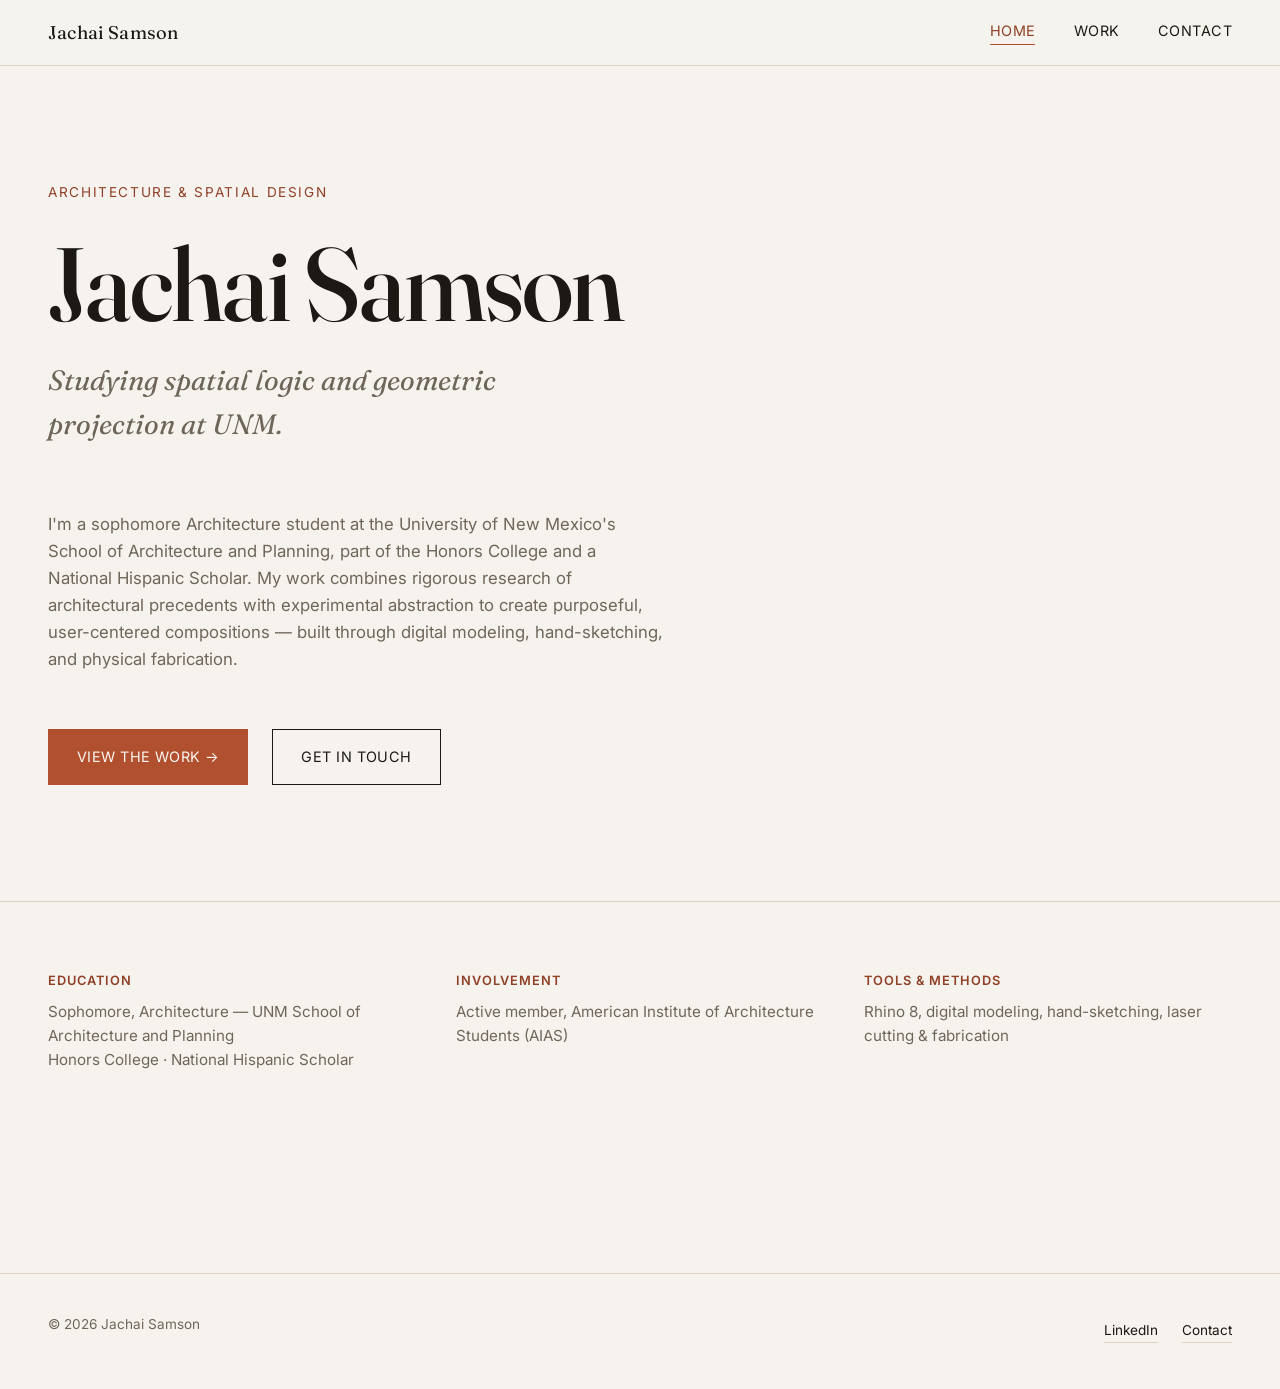
<file: index.html>
<!doctype html>
<html lang="en">
<head>
  <meta charset="UTF-8" />
  <meta name="viewport" content="width=device-width, initial-scale=1.0" />
  <title>Jachai Samson — Architecture Portfolio</title>
  <meta name="description" content="Jachai Samson is an Architecture student at the University of New Mexico focused on spatial logic, geometric projection, and material experimentation." />

  <link rel="preconnect" href="https://fonts.googleapis.com" />
  <link rel="preconnect" href="https://fonts.gstatic.com" crossorigin />
  <link href="https://fonts.googleapis.com/css2?family=Fraunces:ital,wght@0,400;0,500;0,600;1,400&family=Inter:wght@400;500;600&display=swap" rel="stylesheet" />

  <link rel="stylesheet" href="css/style.css" />
</head>
<body>
  <a class="visually-hidden" href="#main">Skip to content</a>

  <header class="site-header">
    <div class="container site-header__inner">
      <a class="site-logo" href="index.html">Jachai Samson</a>

      <button class="nav-toggle" aria-label="Toggle navigation" aria-expanded="false">
        <span class="nav-toggle__bar"></span>
        <span class="nav-toggle__bar"></span>
        <span class="nav-toggle__bar"></span>
      </button>

      <nav class="site-nav" aria-label="Primary">
        <a href="index.html" aria-current="page">Home</a>
        <a href="work.html">Work</a>
        <a href="contact.html">Contact</a>
      </nav>
    </div>
  </header>

  <main id="main">
    <section class="hero container">
      <p class="hero__eyebrow">Architecture &amp; Spatial Design</p>
      <h1 class="hero__name">Jachai Samson</h1>
      <p class="hero__role">Studying spatial logic and geometric projection at UNM.</p>
      <p class="hero__bio">
        I'm a sophomore Architecture student at the University of New Mexico's School of
        Architecture and Planning, part of the Honors College and a National Hispanic Scholar.
        My work combines rigorous research of architectural precedents with experimental
        abstraction to create purposeful, user-centered compositions &mdash; built through digital
        modeling, hand-sketching, and physical fabrication.
      </p>
      <div class="hero__actions">
        <a class="btn btn--accent" href="work.html">View the Work &rarr;</a>
        <a class="btn" href="contact.html">Get in Touch</a>
      </div>
    </section>

    <section class="credentials container reveal">
      <div class="credentials__item">
        <h3>Education</h3>
        <p>Sophomore, Architecture &mdash; UNM School of Architecture and Planning<br />Honors College &middot; National Hispanic Scholar</p>
      </div>
      <div class="credentials__item">
        <h3>Involvement</h3>
        <p>Active member, American Institute of Architecture Students (AIAS)</p>
      </div>
      <div class="credentials__item">
        <h3>Tools &amp; Methods</h3>
        <p>Rhino 8, digital modeling, hand-sketching, laser cutting &amp; fabrication</p>
      </div>
    </section>
  </main>

  <footer class="site-footer">
    <div class="container site-footer__inner">
      <p>&copy; 2026 Jachai Samson</p>
      <div class="site-footer__links">
        <a href="https://www.linkedin.com/in/jachai-samson-758833363" target="_blank" rel="noopener">LinkedIn</a>
        <a href="contact.html">Contact</a>
      </div>
    </div>
  </footer>

  <script src="js/main.js"></script>
</body>
</html>
</file>
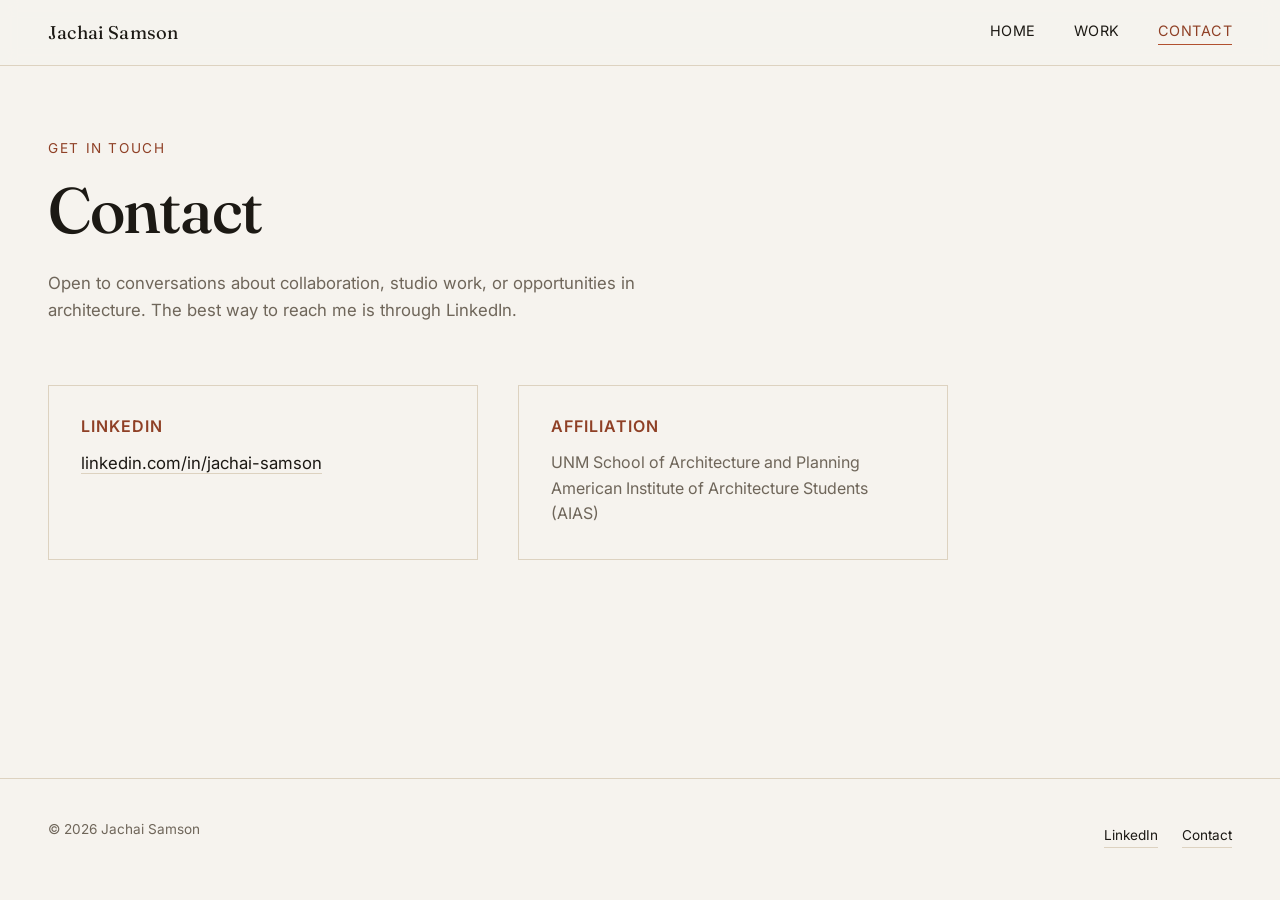
<file: contact.html>
<!doctype html>
<html lang="en">
<head>
  <meta charset="UTF-8" />
  <meta name="viewport" content="width=device-width, initial-scale=1.0" />
  <title>Contact — Jachai Samson</title>
  <meta name="description" content="Get in touch with Jachai Samson, Architecture student at UNM." />

  <link rel="preconnect" href="https://fonts.googleapis.com" />
  <link rel="preconnect" href="https://fonts.gstatic.com" crossorigin />
  <link href="https://fonts.googleapis.com/css2?family=Fraunces:ital,wght@0,400;0,500;0,600;1,400&family=Inter:wght@400;500;600&display=swap" rel="stylesheet" />

  <link rel="stylesheet" href="css/style.css" />
</head>
<body>
  <a class="visually-hidden" href="#main">Skip to content</a>

  <header class="site-header">
    <div class="container site-header__inner">
      <a class="site-logo" href="index.html">Jachai Samson</a>

      <button class="nav-toggle" aria-label="Toggle navigation" aria-expanded="false">
        <span class="nav-toggle__bar"></span>
        <span class="nav-toggle__bar"></span>
        <span class="nav-toggle__bar"></span>
      </button>

      <nav class="site-nav" aria-label="Primary">
        <a href="index.html">Home</a>
        <a href="work.html">Work</a>
        <a href="contact.html" aria-current="page">Contact</a>
      </nav>
    </div>
  </header>

  <main id="main">
    <div class="container">
      <div class="page-header">
        <p class="page-header__eyebrow">Get In Touch</p>
        <h1 class="page-header__title">Contact</h1>
        <p class="page-header__intro">
          Open to conversations about collaboration, studio work, or opportunities in
          architecture. The best way to reach me is through LinkedIn.
        </p>
      </div>

      <div class="contact-block reveal">
        <div class="contact-card">
          <h3>LinkedIn</h3>
          <a href="https://www.linkedin.com/in/jachai-samson-758833363" target="_blank" rel="noopener">
            linkedin.com/in/jachai-samson
          </a>
        </div>
        <div class="contact-card">
          <h3>Affiliation</h3>
          <p style="color: var(--color-text-muted); margin: 0;">
            UNM School of Architecture and Planning<br />
            American Institute of Architecture Students (AIAS)
          </p>
        </div>
      </div>
    </div>
  </main>

  <footer class="site-footer">
    <div class="container site-footer__inner">
      <p>&copy; 2026 Jachai Samson</p>
      <div class="site-footer__links">
        <a href="https://www.linkedin.com/in/jachai-samson-758833363" target="_blank" rel="noopener">LinkedIn</a>
        <a href="contact.html">Contact</a>
      </div>
    </div>
  </footer>

  <script src="js/main.js"></script>
</body>
</html>
</file>
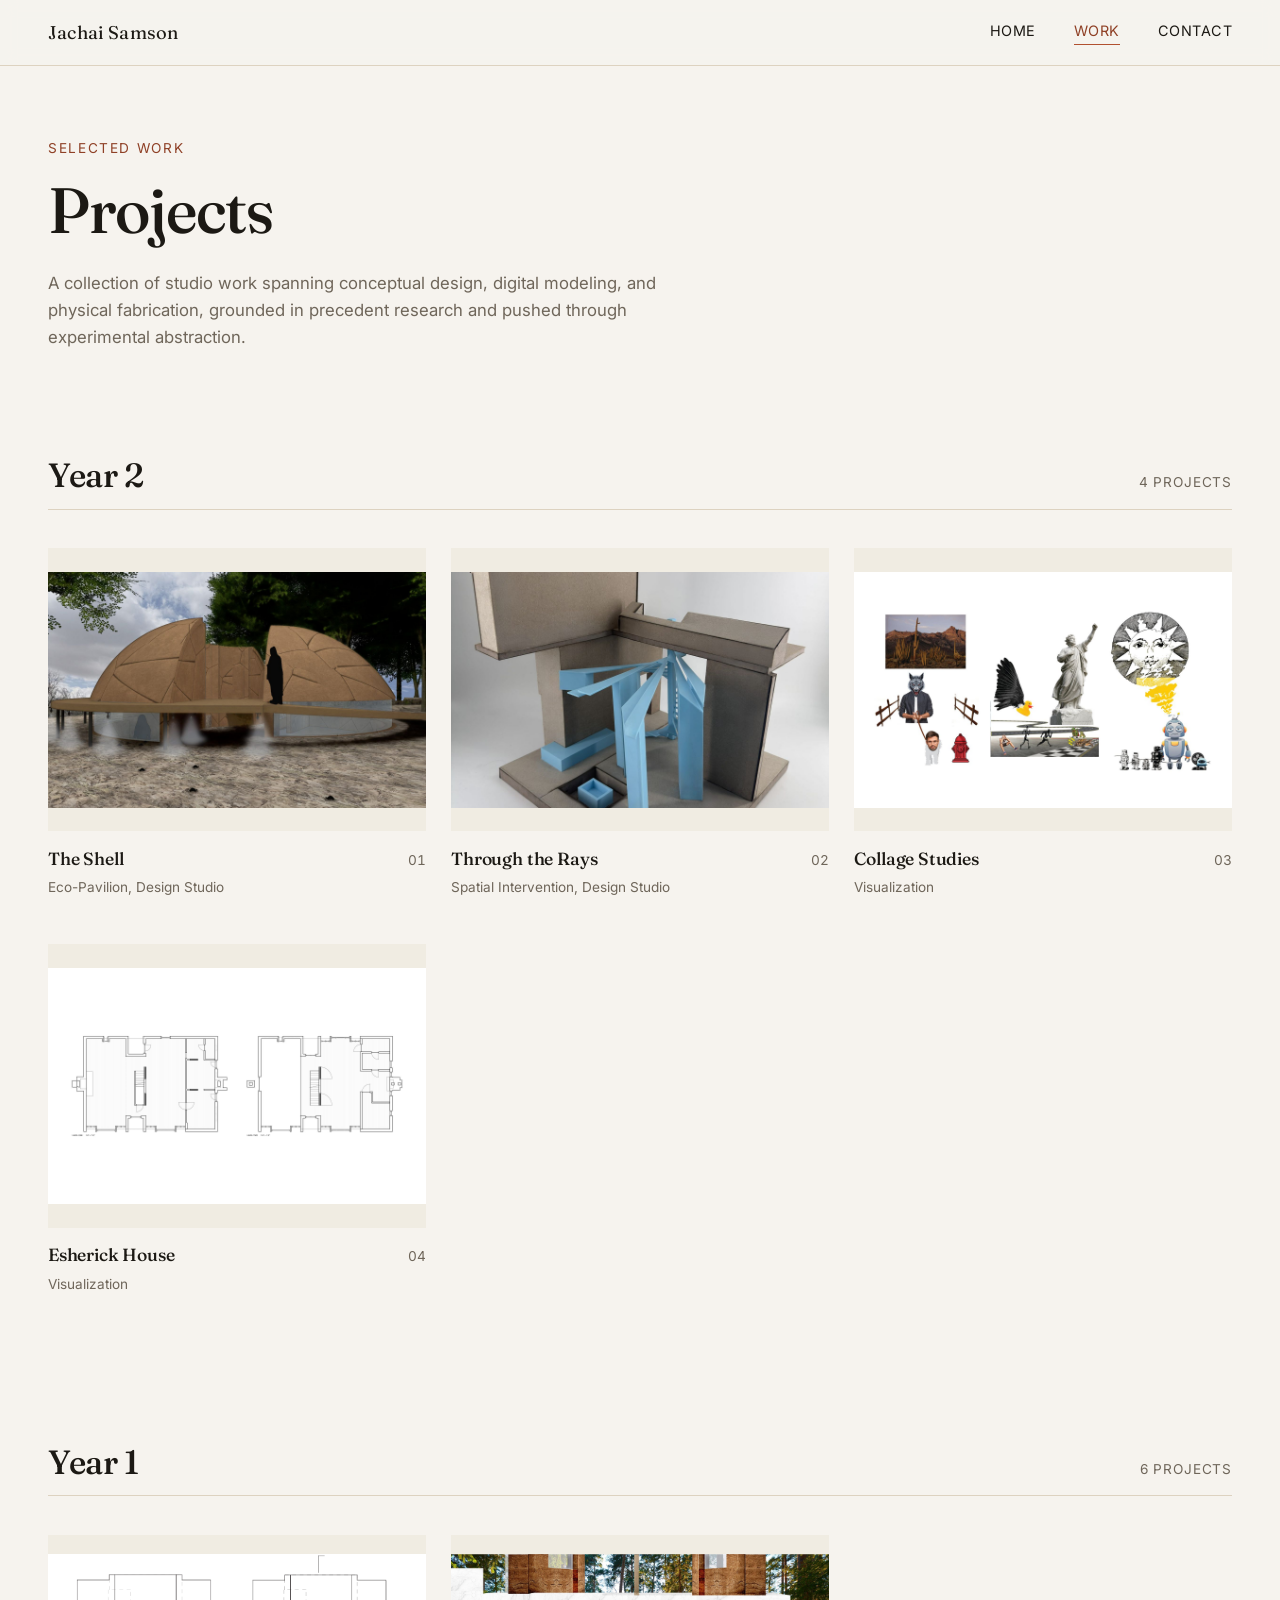
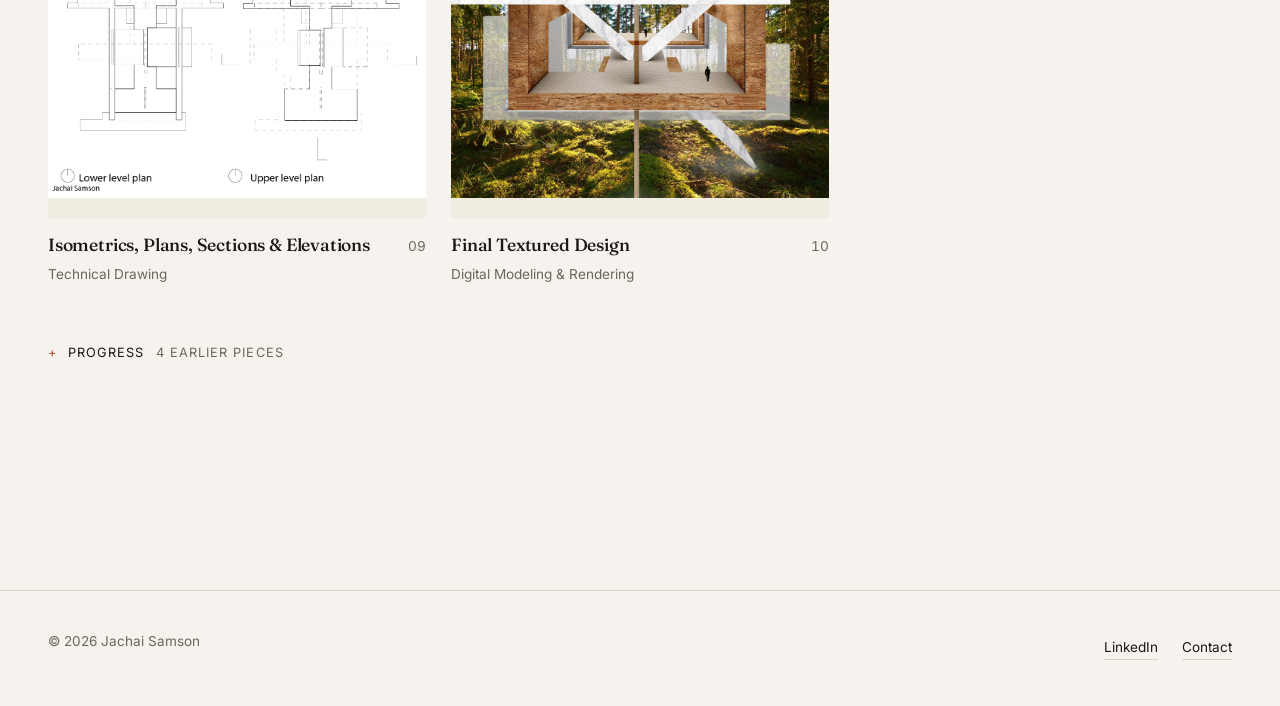
<file: work.html>
<!doctype html>
<html lang="en">
<head>
  <meta charset="UTF-8" />
  <meta name="viewport" content="width=device-width, initial-scale=1.0" />
  <title>Work - Jachai Samson</title>
  <meta name="description" content="Architecture and design projects by Jachai Samson, spanning studio design, visualization, digital modeling, and physical fabrication." />

  <link rel="preconnect" href="https://fonts.googleapis.com" />
  <link rel="preconnect" href="https://fonts.gstatic.com" crossorigin />
  <link href="https://fonts.googleapis.com/css2?family=Fraunces:ital,wght@0,400;0,500;0,600;1,400&family=Inter:wght@400;500;600&display=swap" rel="stylesheet" />

  <link rel="stylesheet" href="css/style.css" />
</head>
<body>
  <a class="visually-hidden" href="#main">Skip to content</a>

  <header class="site-header">
    <div class="container site-header__inner">
      <a class="site-logo" href="index.html">Jachai Samson</a>

      <button class="nav-toggle" aria-label="Toggle navigation" aria-expanded="false">
        <span class="nav-toggle__bar"></span>
        <span class="nav-toggle__bar"></span>
        <span class="nav-toggle__bar"></span>
      </button>

      <nav class="site-nav" aria-label="Primary">
        <a href="index.html">Home</a>
        <a href="work.html" aria-current="page">Work</a>
        <a href="contact.html">Contact</a>
      </nav>
    </div>
  </header>

  <main id="main">
    <div class="container">
      <div class="page-header">
        <p class="page-header__eyebrow">Selected Work</p>
        <h1 class="page-header__title">Projects</h1>
        <p class="page-header__intro">
          A collection of studio work spanning conceptual design, digital modeling, and physical
          fabrication, grounded in precedent research and pushed through experimental abstraction.
        </p>
      </div>

      <section aria-labelledby="year-2">
        <div class="work-year">
          <h2 id="year-2">Year 2</h2>
          <span>4 projects</span>
        </div>
        <div class="work-grid">
        <a class="work-card reveal" href="projects/the-shell.html">
          <div class="work-card__frame">
            <img src="images/the-shell/thumb.jpg" alt="Rendered exterior of The Shell, a split dome pavilion on a deck in the Rio Grande bosque" loading="lazy" decoding="async" />
          </div>
          <div class="work-card__meta">
            <h3 class="work-card__title">The Shell</h3>
            <span class="work-card__number">01</span>
          </div>
          <p class="work-card__tag">Eco-Pavilion, Design Studio</p>
        </a>
        <a class="work-card reveal" href="projects/through-the-rays.html">
          <div class="work-card__frame">
            <img src="images/through-the-rays/thumb.jpg" alt="Chipboard model with blue 3D-printed fins radiating from a central spiral stair" loading="lazy" decoding="async" />
          </div>
          <div class="work-card__meta">
            <h3 class="work-card__title">Through the Rays</h3>
            <span class="work-card__number">02</span>
          </div>
          <p class="work-card__tag">Spatial Intervention, Design Studio</p>
        </a>
        <a class="work-card reveal" href="projects/collage-studies.html">
          <div class="work-card__frame">
            <img src="images/collage-studies/thumb.jpg" alt="Three collages side by side: a wolf-masked figure on a leash, a winged rubber duck and statue above a race, and a sulking robot beneath an engraved sun" loading="lazy" decoding="async" />
          </div>
          <div class="work-card__meta">
            <h3 class="work-card__title">Collage Studies</h3>
            <span class="work-card__number">03</span>
          </div>
          <p class="work-card__tag">Visualization</p>
        </a>
        <a class="work-card reveal" href="projects/esherick-house.html">
          <div class="work-card__frame">
            <img src="images/esherick-house/thumb.jpg" alt="Level one and level two plans of the Esherick House" loading="lazy" decoding="async" />
          </div>
          <div class="work-card__meta">
            <h3 class="work-card__title">Esherick House</h3>
            <span class="work-card__number">04</span>
          </div>
          <p class="work-card__tag">Visualization</p>
        </a>
        </div>
      </section>

      <section aria-labelledby="year-1">
        <div class="work-year">
          <h2 id="year-1">Year 1</h2>
          <span>6 projects</span>
        </div>
        <div class="work-grid work-grid--pair">
        <a class="work-card reveal" href="projects/isometrics-plans-sections-elevations.html">
          <div class="work-card__frame">
            <img src="images/isometrics-plans-sections-elevations/03.png" alt="Lower and upper level floor plans of the abstract architectural design" loading="lazy" decoding="async" />
          </div>
          <div class="work-card__meta">
            <h3 class="work-card__title">Isometrics, Plans, Sections &amp; Elevations</h3>
            <span class="work-card__number">09</span>
          </div>
          <p class="work-card__tag">Technical Drawing</p>
        </a>
        <a class="work-card reveal" href="projects/final-textured-design.html">
          <div class="work-card__frame">
            <img src="images/final-textured-design/01.jpg" alt="Photorealistic rendered interior view of the design set in a forest, with crossed structural beams meeting at a central column" loading="lazy" decoding="async" />
          </div>
          <div class="work-card__meta">
            <h3 class="work-card__title">Final Textured Design</h3>
            <span class="work-card__number">10</span>
          </div>
          <p class="work-card__tag">Digital Modeling &amp; Rendering</p>
        </a>
        </div>
        <details class="work-folder">
          <summary>
            <span class="work-folder__label">Progress</span>
            <span class="work-folder__count">4 earlier pieces</span>
          </summary>
          <div class="work-folder__list">
          <a class="work-folder__item" href="projects/contemplation-pod.html">
            <img src="images/contemplation-pod/01.jpg" alt="Physical chipboard model of the Contemplation Pod, a tower rising from a stepped, contour-lined base" loading="lazy" decoding="async" />
            <span class="work-folder__name">Contemplation Pod</span>
            <span class="work-folder__number">05</span>
          </a>
          <a class="work-folder__item" href="projects/corkscrew-digital-models.html">
            <img src="images/corkscrew-digital-models/01.png" alt="Exploded axonometric diagram of a corkscrew modeled in Rhino" loading="lazy" decoding="async" />
            <span class="work-folder__name">Corkscrew Digital Models</span>
            <span class="work-folder__number">06</span>
          </a>
          <a class="work-folder__item" href="projects/abstract-paper-sculptures.html">
            <img src="images/abstract-paper-sculptures/01.jpg" alt="Hand-folded white paper sculpture with sharp angular planes" loading="lazy" decoding="async" />
            <span class="work-folder__name">Abstract Paper Sculptures</span>
            <span class="work-folder__number">07</span>
          </a>
          <a class="work-folder__item" href="projects/digitizing.html">
            <img src="images/digitizing/01.png" alt="Digital component diagram of the deconstructed paper sculpture, rebuilt in Rhino" loading="lazy" decoding="async" />
            <span class="work-folder__name">Digitizing</span>
            <span class="work-folder__number">08</span>
          </a>
          </div>
        </details>
      </section>
    </div>
  </main>

  <footer class="site-footer">
    <div class="container site-footer__inner">
      <p>&copy; 2026 Jachai Samson</p>
      <div class="site-footer__links">
        <a href="https://www.linkedin.com/in/jachai-samson-758833363" target="_blank" rel="noopener">LinkedIn</a>
        <a href="contact.html">Contact</a>
      </div>
    </div>
  </footer>

  <script src="js/main.js"></script>
</body>
</html>
</file>
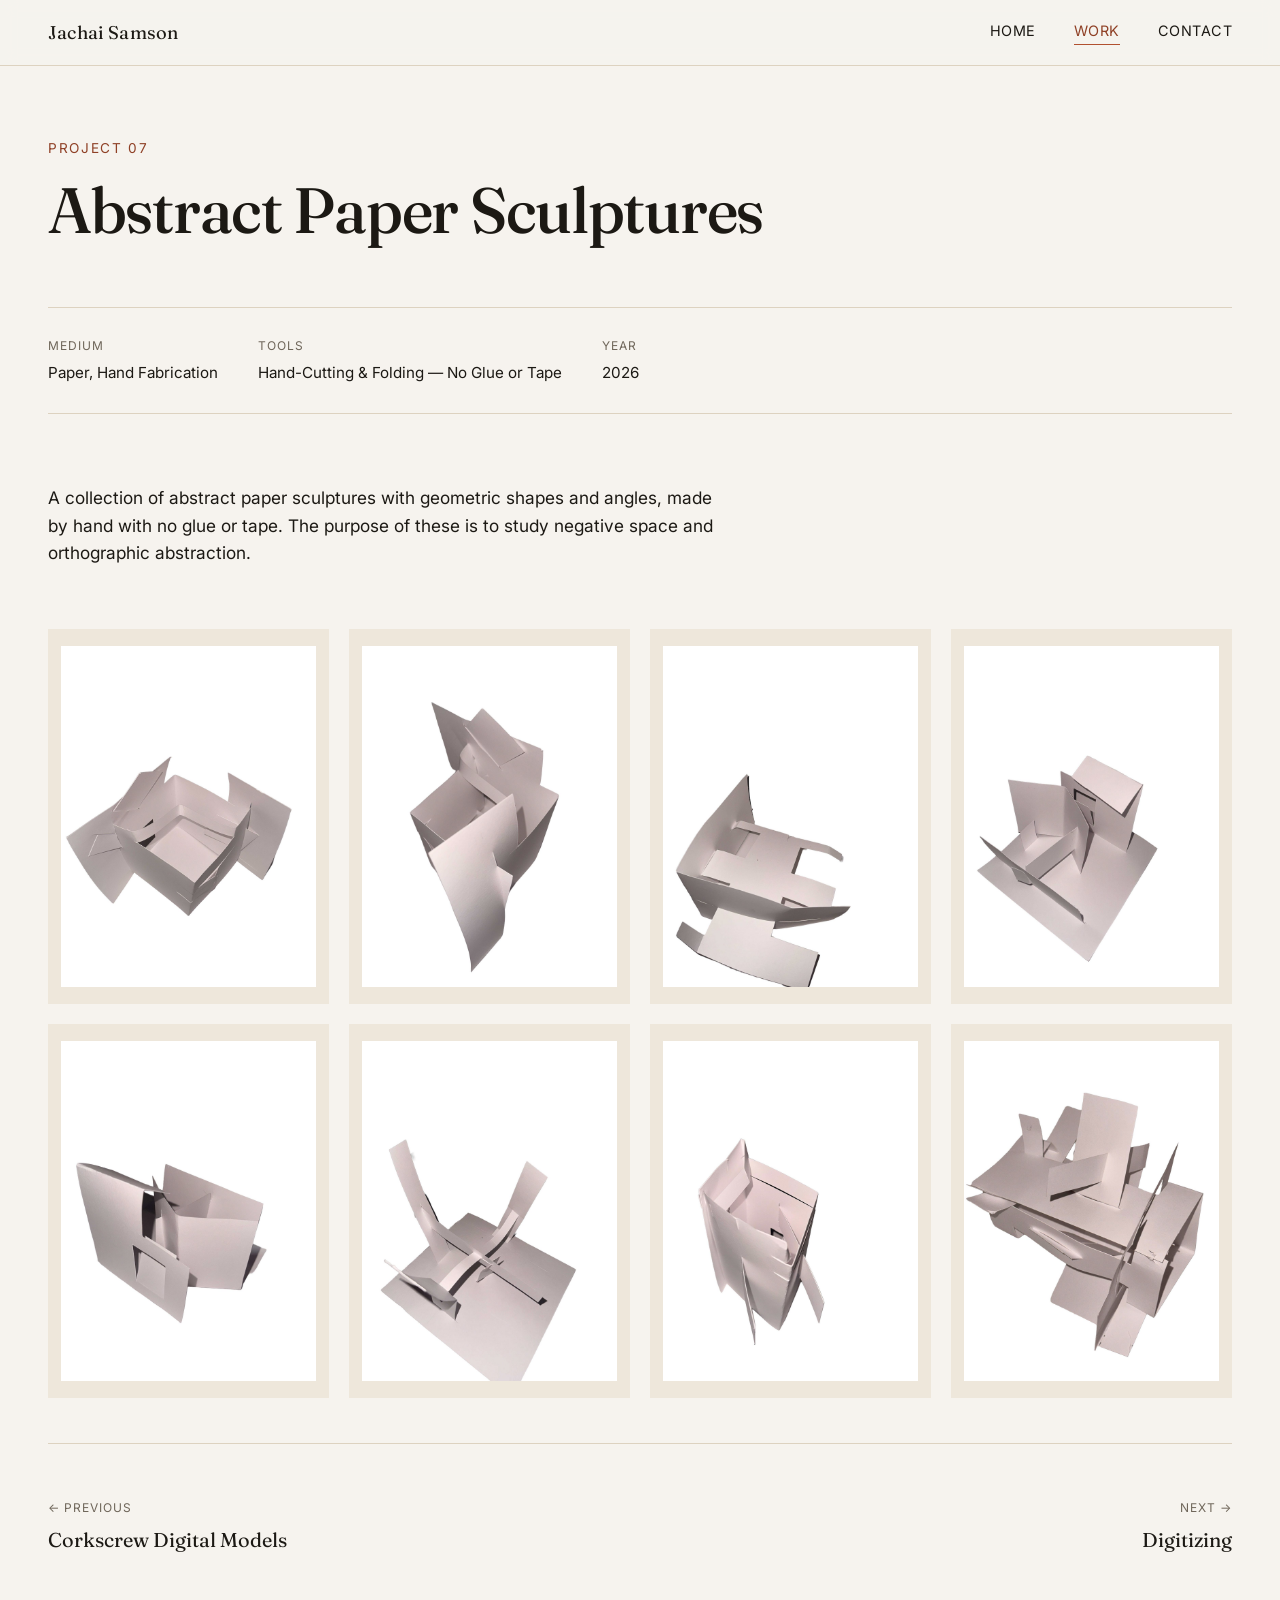
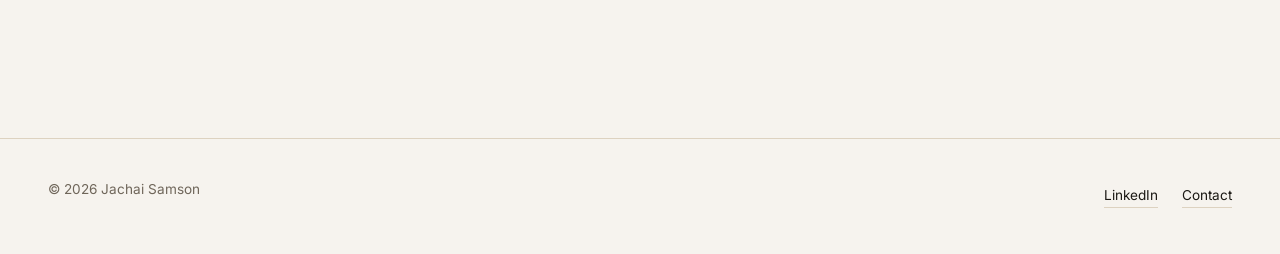
<file: projects/abstract-paper-sculptures.html>
<!doctype html>
<html lang="en">
<head>
  <meta charset="UTF-8" />
  <meta name="viewport" content="width=device-width, initial-scale=1.0" />
  <title>Abstract Paper Sculptures — Jachai Samson</title>
  <meta name="description" content="Abstract Paper Sculptures, an architecture studio project by Jachai Samson." />

  <link rel="preconnect" href="https://fonts.googleapis.com" />
  <link rel="preconnect" href="https://fonts.gstatic.com" crossorigin />
  <link href="https://fonts.googleapis.com/css2?family=Fraunces:ital,wght@0,400;0,500;0,600;1,400&family=Inter:wght@400;500;600&display=swap" rel="stylesheet" />

  <link rel="stylesheet" href="../css/style.css" />
</head>
<body>
  <a class="visually-hidden" href="#main">Skip to content</a>

  <header class="site-header">
    <div class="container site-header__inner">
      <a class="site-logo" href="../index.html">Jachai Samson</a>

      <button class="nav-toggle" aria-label="Toggle navigation" aria-expanded="false">
        <span class="nav-toggle__bar"></span>
        <span class="nav-toggle__bar"></span>
        <span class="nav-toggle__bar"></span>
      </button>

      <nav class="site-nav" aria-label="Primary">
        <a href="../index.html">Home</a>
        <a href="../work.html" aria-current="page">Work</a>
        <a href="../contact.html">Contact</a>
      </nav>
    </div>
  </header>

  <main id="main">
    <div class="container">
      <div class="page-header">
        <p class="page-header__eyebrow">Project 07</p>
        <h1 class="page-header__title">Abstract Paper Sculptures</h1>
      </div>

      <dl class="project-meta">
        <div>
          <dt>Medium</dt>
          <dd>Paper, Hand Fabrication</dd>
        </div>
        <div>
          <dt>Tools</dt>
          <dd>Hand-Cutting &amp; Folding &mdash; No Glue or Tape</dd>
        </div>
        <div>
          <dt>Year</dt>
          <dd>2026</dd>
        </div>
      </dl>

      <div class="project-body">
        <div class="project-body__text reveal">
          <p>
            A collection of abstract paper sculptures with geometric shapes and angles, made by
            hand with no glue or tape. The purpose of these is to study negative space and
            orthographic abstraction.
          </p>
        </div>
      </div>

      <div class="project-gallery">
        <div class="gallery gallery--4" style="--tile-ratio: 3 / 4">
          <figure class="reveal">
            <a href="../images/abstract-paper-sculptures/01.jpg" target="_blank" rel="noopener">
              <img src="../images/abstract-paper-sculptures/01.jpg" alt="Hand-folded white paper sculpture with sharp angular planes, viewed from above" width="1500" height="2000" loading="lazy" decoding="async" />
            </a>
          </figure>
          <figure class="reveal">
            <a href="../images/abstract-paper-sculptures/02.jpg" target="_blank" rel="noopener">
              <img src="../images/abstract-paper-sculptures/02.jpg" alt="Hand-folded white paper sculpture exploring angular geometric form and negative space" width="1500" height="2000" loading="lazy" decoding="async" />
            </a>
          </figure>
          <figure class="reveal">
            <a href="../images/abstract-paper-sculptures/03.jpg" target="_blank" rel="noopener">
              <img src="../images/abstract-paper-sculptures/03.jpg" alt="Angular white paper sculpture with overlapping folded planes, viewed from above" width="1500" height="2000" loading="lazy" decoding="async" />
            </a>
          </figure>
          <figure class="reveal">
            <a href="../images/abstract-paper-sculptures/04.jpg" target="_blank" rel="noopener">
              <img src="../images/abstract-paper-sculptures/04.jpg" alt="Hand-folded white paper sculpture exploring angular geometric form and negative space" width="1500" height="2000" loading="lazy" decoding="async" />
            </a>
          </figure>
          <figure class="reveal">
            <a href="../images/abstract-paper-sculptures/05.jpg" target="_blank" rel="noopener">
              <img src="../images/abstract-paper-sculptures/05.jpg" alt="White paper sculpture with a slotted rectangular void cut through layered folded planes" width="1500" height="2000" loading="lazy" decoding="async" />
            </a>
          </figure>
          <figure class="reveal">
            <a href="../images/abstract-paper-sculptures/06.jpg" target="_blank" rel="noopener">
              <img src="../images/abstract-paper-sculptures/06.jpg" alt="Hand-folded white paper sculpture exploring angular geometric form and negative space" width="1500" height="2000" loading="lazy" decoding="async" />
            </a>
          </figure>
          <figure class="reveal">
            <a href="../images/abstract-paper-sculptures/07.jpg" target="_blank" rel="noopener">
              <img src="../images/abstract-paper-sculptures/07.jpg" alt="Hand-folded white paper sculpture exploring angular geometric form and negative space" width="1500" height="2000" loading="lazy" decoding="async" />
            </a>
          </figure>
          <figure class="reveal">
            <a href="../images/abstract-paper-sculptures/08.jpg" target="_blank" rel="noopener">
              <img src="../images/abstract-paper-sculptures/08.jpg" alt="Complex white paper sculpture with radiating angular fins and layered folded planes" width="1500" height="2000" loading="lazy" decoding="async" />
            </a>
          </figure>
        </div>
      </div>

      <nav class="project-nav" aria-label="Project navigation">
        <a class="project-nav__link" href="corkscrew-digital-models.html">
          <span class="project-nav__label">&larr; Previous</span>
          <span class="project-nav__title">Corkscrew Digital Models</span>
        </a>
        <a class="project-nav__link project-nav__link--next" href="digitizing.html">
          <span class="project-nav__label">Next &rarr;</span>
          <span class="project-nav__title">Digitizing</span>
        </a>
      </nav>
    </div>
  </main>

  <footer class="site-footer">
    <div class="container site-footer__inner">
      <p>&copy; 2026 Jachai Samson</p>
      <div class="site-footer__links">
        <a href="https://www.linkedin.com/in/jachai-samson-758833363" target="_blank" rel="noopener">LinkedIn</a>
        <a href="../contact.html">Contact</a>
      </div>
    </div>
  </footer>

  <script src="../js/main.js"></script>
</body>
</html>
</file>
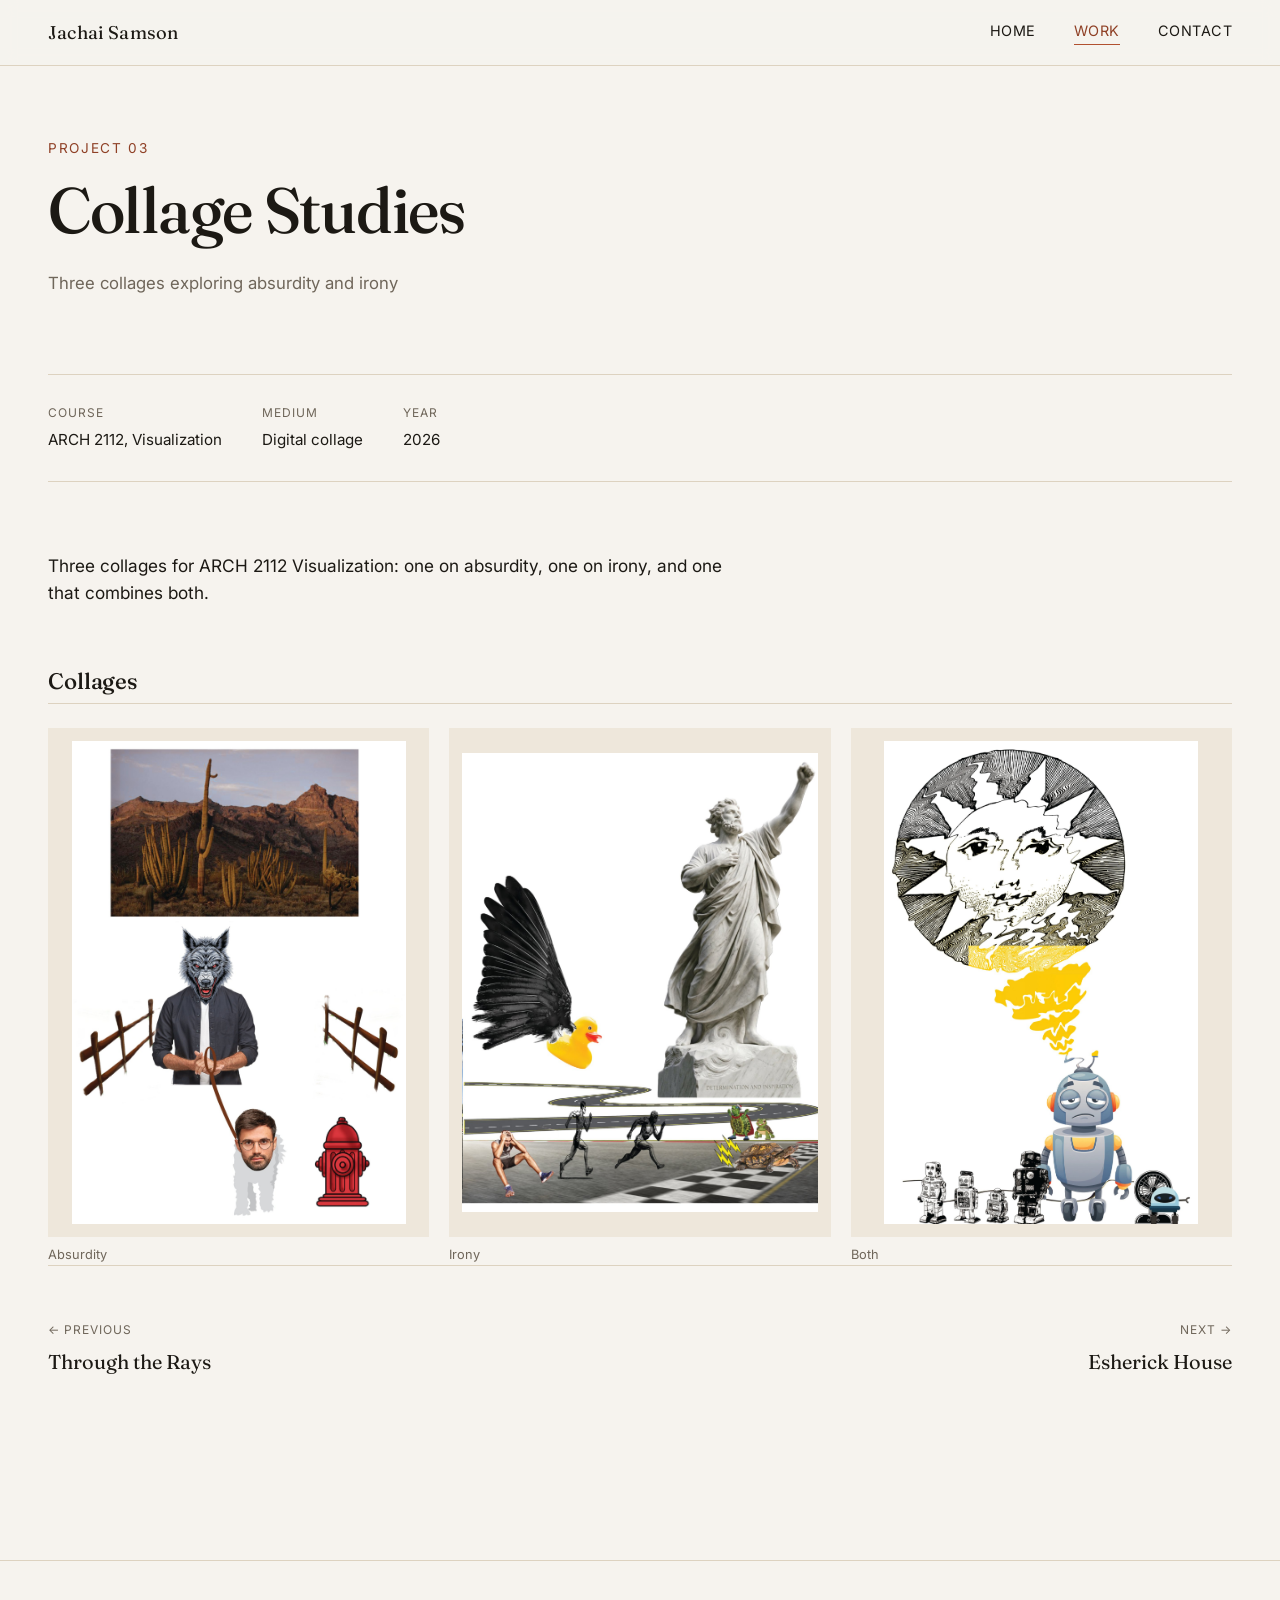
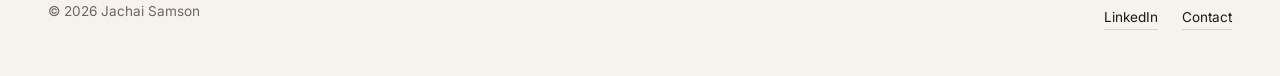
<file: projects/collage-studies.html>
<!doctype html>
<html lang="en">
<head>
  <meta charset="UTF-8" />
  <meta name="viewport" content="width=device-width, initial-scale=1.0" />
  <title>Collage Studies - Jachai Samson</title>
  <meta name="description" content="Three collages for ARCH 2112 Visualization: one on absurdity, one on irony, and one that combines both." />

  <link rel="preconnect" href="https://fonts.googleapis.com" />
  <link rel="preconnect" href="https://fonts.gstatic.com" crossorigin />
  <link href="https://fonts.googleapis.com/css2?family=Fraunces:ital,wght@0,400;0,500;0,600;1,400&family=Inter:wght@400;500;600&display=swap" rel="stylesheet" />

  <link rel="stylesheet" href="../css/style.css" />
</head>
<body>
  <a class="visually-hidden" href="#main">Skip to content</a>

  <header class="site-header">
    <div class="container site-header__inner">
      <a class="site-logo" href="../index.html">Jachai Samson</a>

      <button class="nav-toggle" aria-label="Toggle navigation" aria-expanded="false">
        <span class="nav-toggle__bar"></span>
        <span class="nav-toggle__bar"></span>
        <span class="nav-toggle__bar"></span>
      </button>

      <nav class="site-nav" aria-label="Primary">
        <a href="../index.html">Home</a>
        <a href="../work.html" aria-current="page">Work</a>
        <a href="../contact.html">Contact</a>
      </nav>
    </div>
  </header>

  <main id="main">
    <div class="container">
      <div class="page-header">
        <p class="page-header__eyebrow">Project 03</p>
        <h1 class="page-header__title">Collage Studies</h1>
        <p class="page-header__intro">Three collages exploring absurdity and irony</p>
      </div>

      <dl class="project-meta">
        <div>
          <dt>Course</dt>
          <dd>ARCH 2112, Visualization</dd>
        </div>
        <div>
          <dt>Medium</dt>
          <dd>Digital collage</dd>
        </div>
        <div>
          <dt>Year</dt>
          <dd>2026</dd>
        </div>
      </dl>

      <div class="project-body">
        <div class="project-body__text reveal">
          <p>
            Three collages for ARCH 2112 Visualization: one on absurdity, one on irony, and one that combines both.
          </p>
        </div>
      </div>

      <section class="gallery-group" aria-labelledby="g0">
        <h2 class="gallery-group__title" id="g0">Collages</h2>
        <div class="gallery" style="--tile-ratio: 3 / 4">
        <figure class="reveal">
          <a href="../images/collage-studies/collage-absurdity.jpg" target="_blank" rel="noopener">
            <img src="../images/collage-studies/collage-absurdity.jpg" alt="Collage: a figure in a dark shirt with a wolf mask holds a leash leading to a man&#x27;s head on a fluffy white body, between two broken fences, with a red fire hydrant and a desert landscape of cacti above" width="1600" height="2313" loading="lazy" decoding="async" />
          </a>
          <figcaption>Absurdity</figcaption>
        </figure>
        <figure class="reveal">
          <a href="../images/collage-studies/collage-irony.jpg" target="_blank" rel="noopener">
            <img src="../images/collage-studies/collage-irony.jpg" alt="Collage: a winged rubber duck and a marble statue with a raised fist above a road where runners sprint, one sits exhausted, and turtles reach a checkered finish line" width="1600" height="2061" loading="lazy" decoding="async" />
          </a>
          <figcaption>Irony</figcaption>
        </figure>
        <figure class="reveal">
          <a href="../images/collage-studies/collage-both.jpg" target="_blank" rel="noopener">
            <img src="../images/collage-studies/collage-both.jpg" alt="Collage: an engraved sun with a face releases a yellow lightning bolt onto a sulking robot standing among small vintage toy robots" width="1547" height="2380" loading="lazy" decoding="async" />
          </a>
          <figcaption>Both</figcaption>
        </figure>
        </div>
      </section>

      <nav class="project-nav" aria-label="Project navigation">
        <a class="project-nav__link" href="through-the-rays.html">
          <span class="project-nav__label">&larr; Previous</span>
          <span class="project-nav__title">Through the Rays</span>
        </a>
        <a class="project-nav__link project-nav__link--next" href="esherick-house.html">
          <span class="project-nav__label">Next &rarr;</span>
          <span class="project-nav__title">Esherick House</span>
        </a>
      </nav>
    </div>
  </main>

  <footer class="site-footer">
    <div class="container site-footer__inner">
      <p>&copy; 2026 Jachai Samson</p>
      <div class="site-footer__links">
        <a href="https://www.linkedin.com/in/jachai-samson-758833363" target="_blank" rel="noopener">LinkedIn</a>
        <a href="../contact.html">Contact</a>
      </div>
    </div>
  </footer>

  <script src="../js/main.js"></script>
</body>
</html>
</file>
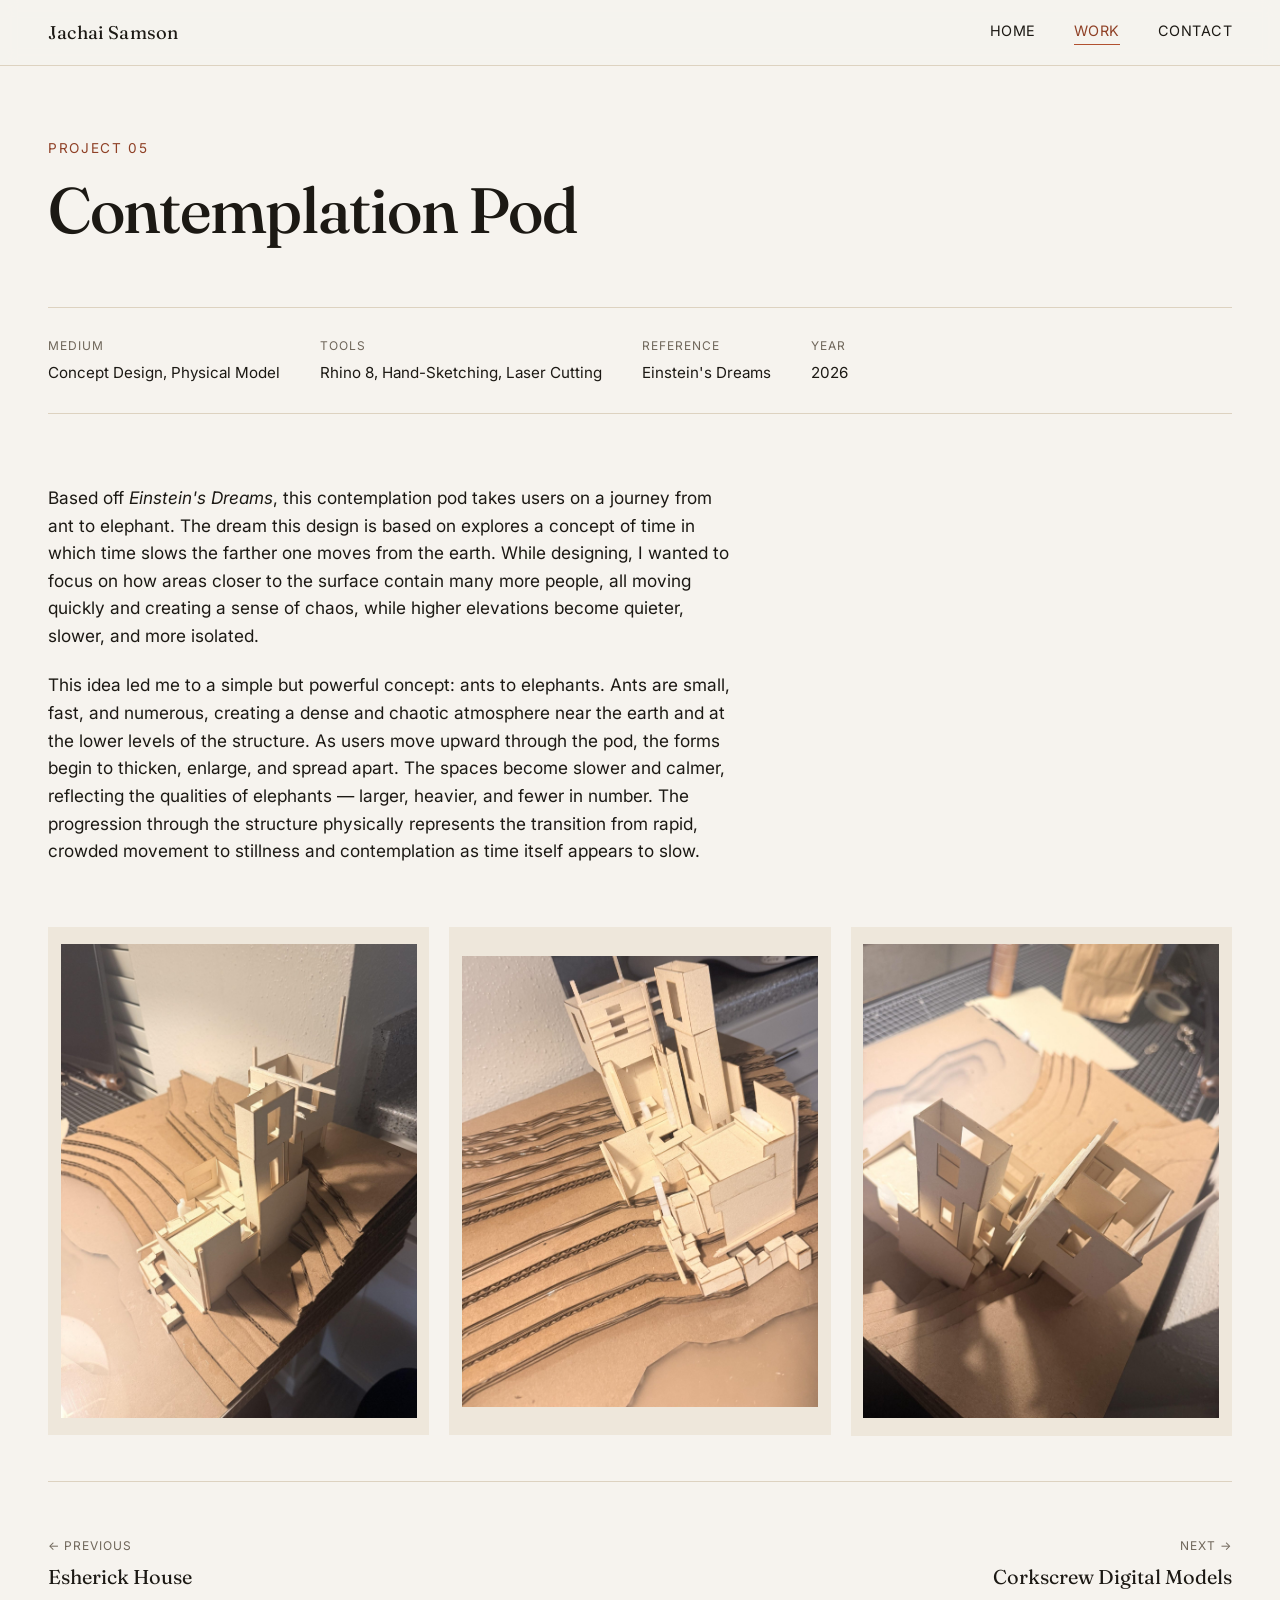
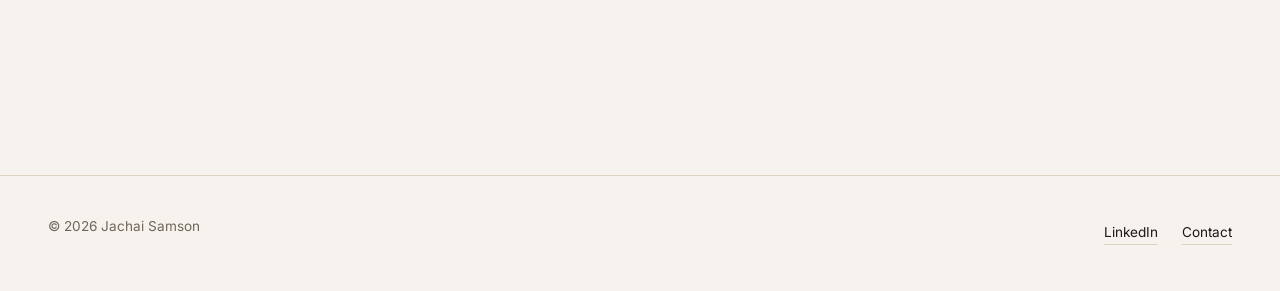
<file: projects/contemplation-pod.html>
<!doctype html>
<html lang="en">
<head>
  <meta charset="UTF-8" />
  <meta name="viewport" content="width=device-width, initial-scale=1.0" />
  <title>Contemplation Pod — Jachai Samson</title>
  <meta name="description" content="Contemplation Pod: a design study based on Einstein's Dreams, exploring dream logic where time slows the farther one moves from the ground." />

  <link rel="preconnect" href="https://fonts.googleapis.com" />
  <link rel="preconnect" href="https://fonts.gstatic.com" crossorigin />
  <link href="https://fonts.googleapis.com/css2?family=Fraunces:ital,wght@0,400;0,500;0,600;1,400&family=Inter:wght@400;500;600&display=swap" rel="stylesheet" />

  <link rel="stylesheet" href="../css/style.css" />
</head>
<body>
  <a class="visually-hidden" href="#main">Skip to content</a>

  <header class="site-header">
    <div class="container site-header__inner">
      <a class="site-logo" href="../index.html">Jachai Samson</a>

      <button class="nav-toggle" aria-label="Toggle navigation" aria-expanded="false">
        <span class="nav-toggle__bar"></span>
        <span class="nav-toggle__bar"></span>
        <span class="nav-toggle__bar"></span>
      </button>

      <nav class="site-nav" aria-label="Primary">
        <a href="../index.html">Home</a>
        <a href="../work.html" aria-current="page">Work</a>
        <a href="../contact.html">Contact</a>
      </nav>
    </div>
  </header>

  <main id="main">
    <div class="container">
      <div class="page-header">
        <p class="page-header__eyebrow">Project 05</p>
        <h1 class="page-header__title">Contemplation Pod</h1>
      </div>

      <dl class="project-meta">
        <div>
          <dt>Medium</dt>
          <dd>Concept Design, Physical Model</dd>
        </div>
        <div>
          <dt>Tools</dt>
          <dd>Rhino 8, Hand-Sketching, Laser Cutting</dd>
        </div>
        <div>
          <dt>Reference</dt>
          <dd>Einstein's Dreams</dd>
        </div>
        <div>
          <dt>Year</dt>
          <dd>2026</dd>
        </div>
      </dl>

      <div class="project-body">
        <div class="project-body__text reveal">
          <p>
            Based off <em>Einstein's Dreams</em>, this contemplation pod takes users on a journey
            from ant to elephant. The dream this design is based on explores a concept of time in
            which time slows the farther one moves from the earth. While designing, I wanted to
            focus on how areas closer to the surface contain many more people, all moving quickly
            and creating a sense of chaos, while higher elevations become quieter, slower, and
            more isolated.
          </p>
          <p>
            This idea led me to a simple but powerful concept: ants to elephants. Ants are small,
            fast, and numerous, creating a dense and chaotic atmosphere near the earth and at the
            lower levels of the structure. As users move upward through the pod, the forms begin
            to thicken, enlarge, and spread apart. The spaces become slower and calmer, reflecting
            the qualities of elephants &mdash; larger, heavier, and fewer in number. The
            progression through the structure physically represents the transition from rapid,
            crowded movement to stillness and contemplation as time itself appears to slow.
          </p>
        </div>
      </div>

      <div class="project-gallery">
        <div class="gallery" style="--tile-ratio: 3 / 4">
          <figure class="reveal">
            <a href="../images/contemplation-pod/01.jpg" target="_blank" rel="noopener">
              <img src="../images/contemplation-pod/01.jpg" alt="Physical chipboard model of the Contemplation Pod, showing a tall window-punched tower rising from a stepped, contour-lined base" width="1500" height="2000" loading="lazy" decoding="async" />
            </a>
          </figure>
          <figure class="reveal">
            <a href="../images/contemplation-pod/02.jpg" target="_blank" rel="noopener">
              <img src="../images/contemplation-pod/02.jpg" alt="Overhead view of the Contemplation Pod model, showing twin towers and layered massing rising above the terraced base" width="1578" height="2000" loading="lazy" decoding="async" />
            </a>
          </figure>
          <figure class="reveal">
            <a href="../images/contemplation-pod/03.jpg" target="_blank" rel="noopener">
              <img src="../images/contemplation-pod/03.jpg" alt="Angled view of the Contemplation Pod model showing layered wall planes and diagonal wood bracing rising from the site base" width="1500" height="2000" loading="lazy" decoding="async" />
            </a>
          </figure>
        </div>
      </div>

      <nav class="project-nav" aria-label="Project navigation">
        <a class="project-nav__link" href="esherick-house.html">
          <span class="project-nav__label">&larr; Previous</span>
          <span class="project-nav__title">Esherick House</span>
        </a>
        <a class="project-nav__link project-nav__link--next" href="corkscrew-digital-models.html">
          <span class="project-nav__label">Next &rarr;</span>
          <span class="project-nav__title">Corkscrew Digital Models</span>
        </a>
      </nav>
    </div>
  </main>

  <footer class="site-footer">
    <div class="container site-footer__inner">
      <p>&copy; 2026 Jachai Samson</p>
      <div class="site-footer__links">
        <a href="https://www.linkedin.com/in/jachai-samson-758833363" target="_blank" rel="noopener">LinkedIn</a>
        <a href="../contact.html">Contact</a>
      </div>
    </div>
  </footer>

  <script src="../js/main.js"></script>
</body>
</html>
</file>
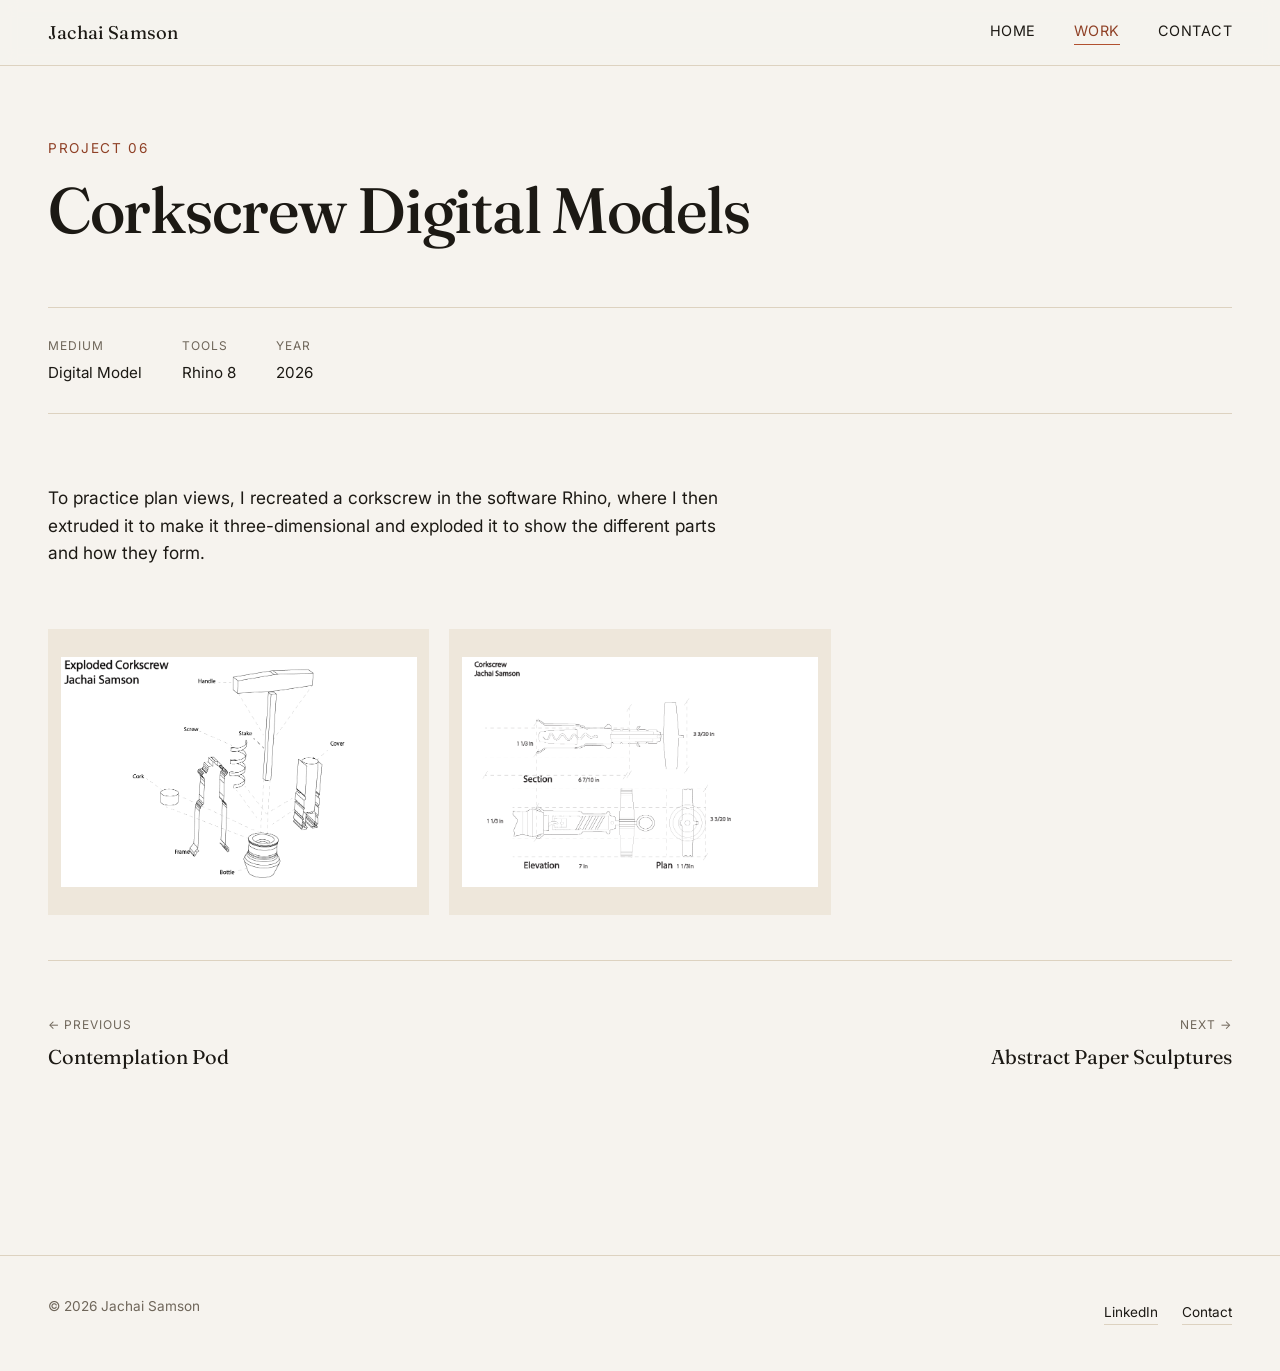
<file: projects/corkscrew-digital-models.html>
<!doctype html>
<html lang="en">
<head>
  <meta charset="UTF-8" />
  <meta name="viewport" content="width=device-width, initial-scale=1.0" />
  <title>Corkscrew Digital Models — Jachai Samson</title>
  <meta name="description" content="Corkscrew Digital Models, an architecture studio project by Jachai Samson." />

  <link rel="preconnect" href="https://fonts.googleapis.com" />
  <link rel="preconnect" href="https://fonts.gstatic.com" crossorigin />
  <link href="https://fonts.googleapis.com/css2?family=Fraunces:ital,wght@0,400;0,500;0,600;1,400&family=Inter:wght@400;500;600&display=swap" rel="stylesheet" />

  <link rel="stylesheet" href="../css/style.css" />
</head>
<body>
  <a class="visually-hidden" href="#main">Skip to content</a>

  <header class="site-header">
    <div class="container site-header__inner">
      <a class="site-logo" href="../index.html">Jachai Samson</a>

      <button class="nav-toggle" aria-label="Toggle navigation" aria-expanded="false">
        <span class="nav-toggle__bar"></span>
        <span class="nav-toggle__bar"></span>
        <span class="nav-toggle__bar"></span>
      </button>

      <nav class="site-nav" aria-label="Primary">
        <a href="../index.html">Home</a>
        <a href="../work.html" aria-current="page">Work</a>
        <a href="../contact.html">Contact</a>
      </nav>
    </div>
  </header>

  <main id="main">
    <div class="container">
      <div class="page-header">
        <p class="page-header__eyebrow">Project 06</p>
        <h1 class="page-header__title">Corkscrew Digital Models</h1>
      </div>

      <dl class="project-meta">
        <div>
          <dt>Medium</dt>
          <dd>Digital Model</dd>
        </div>
        <div>
          <dt>Tools</dt>
          <dd>Rhino 8</dd>
        </div>
        <div>
          <dt>Year</dt>
          <dd>2026</dd>
        </div>
      </dl>

      <div class="project-body">
        <div class="project-body__text reveal">
          <p>
            To practice plan views, I recreated a corkscrew in the software Rhino, where I then
            extruded it to make it three-dimensional and exploded it to show the different parts
            and how they form.
          </p>
        </div>
      </div>

      <div class="project-gallery">
        <div class="gallery" style="--tile-ratio: 4 / 3">
          <figure class="reveal">
            <a href="../images/corkscrew-digital-models/01.png" target="_blank" rel="noopener">
              <img src="../images/corkscrew-digital-models/01.png" alt="Exploded axonometric diagram of a corkscrew modeled in Rhino, with parts labeled handle, screw, stake, cover, cork, frame, and bottle" width="1024" height="663" loading="lazy" decoding="async" />
            </a>
          </figure>
          <figure class="reveal">
            <a href="../images/corkscrew-digital-models/02.png" target="_blank" rel="noopener">
              <img src="../images/corkscrew-digital-models/02.png" alt="Orthographic section, elevation, and plan drawings of the corkscrew model with dimensions" width="1024" height="663" loading="lazy" decoding="async" />
            </a>
          </figure>
        </div>
      </div>

      <nav class="project-nav" aria-label="Project navigation">
        <a class="project-nav__link" href="contemplation-pod.html">
          <span class="project-nav__label">&larr; Previous</span>
          <span class="project-nav__title">Contemplation Pod</span>
        </a>
        <a class="project-nav__link project-nav__link--next" href="abstract-paper-sculptures.html">
          <span class="project-nav__label">Next &rarr;</span>
          <span class="project-nav__title">Abstract Paper Sculptures</span>
        </a>
      </nav>
    </div>
  </main>

  <footer class="site-footer">
    <div class="container site-footer__inner">
      <p>&copy; 2026 Jachai Samson</p>
      <div class="site-footer__links">
        <a href="https://www.linkedin.com/in/jachai-samson-758833363" target="_blank" rel="noopener">LinkedIn</a>
        <a href="../contact.html">Contact</a>
      </div>
    </div>
  </footer>

  <script src="../js/main.js"></script>
</body>
</html>
</file>
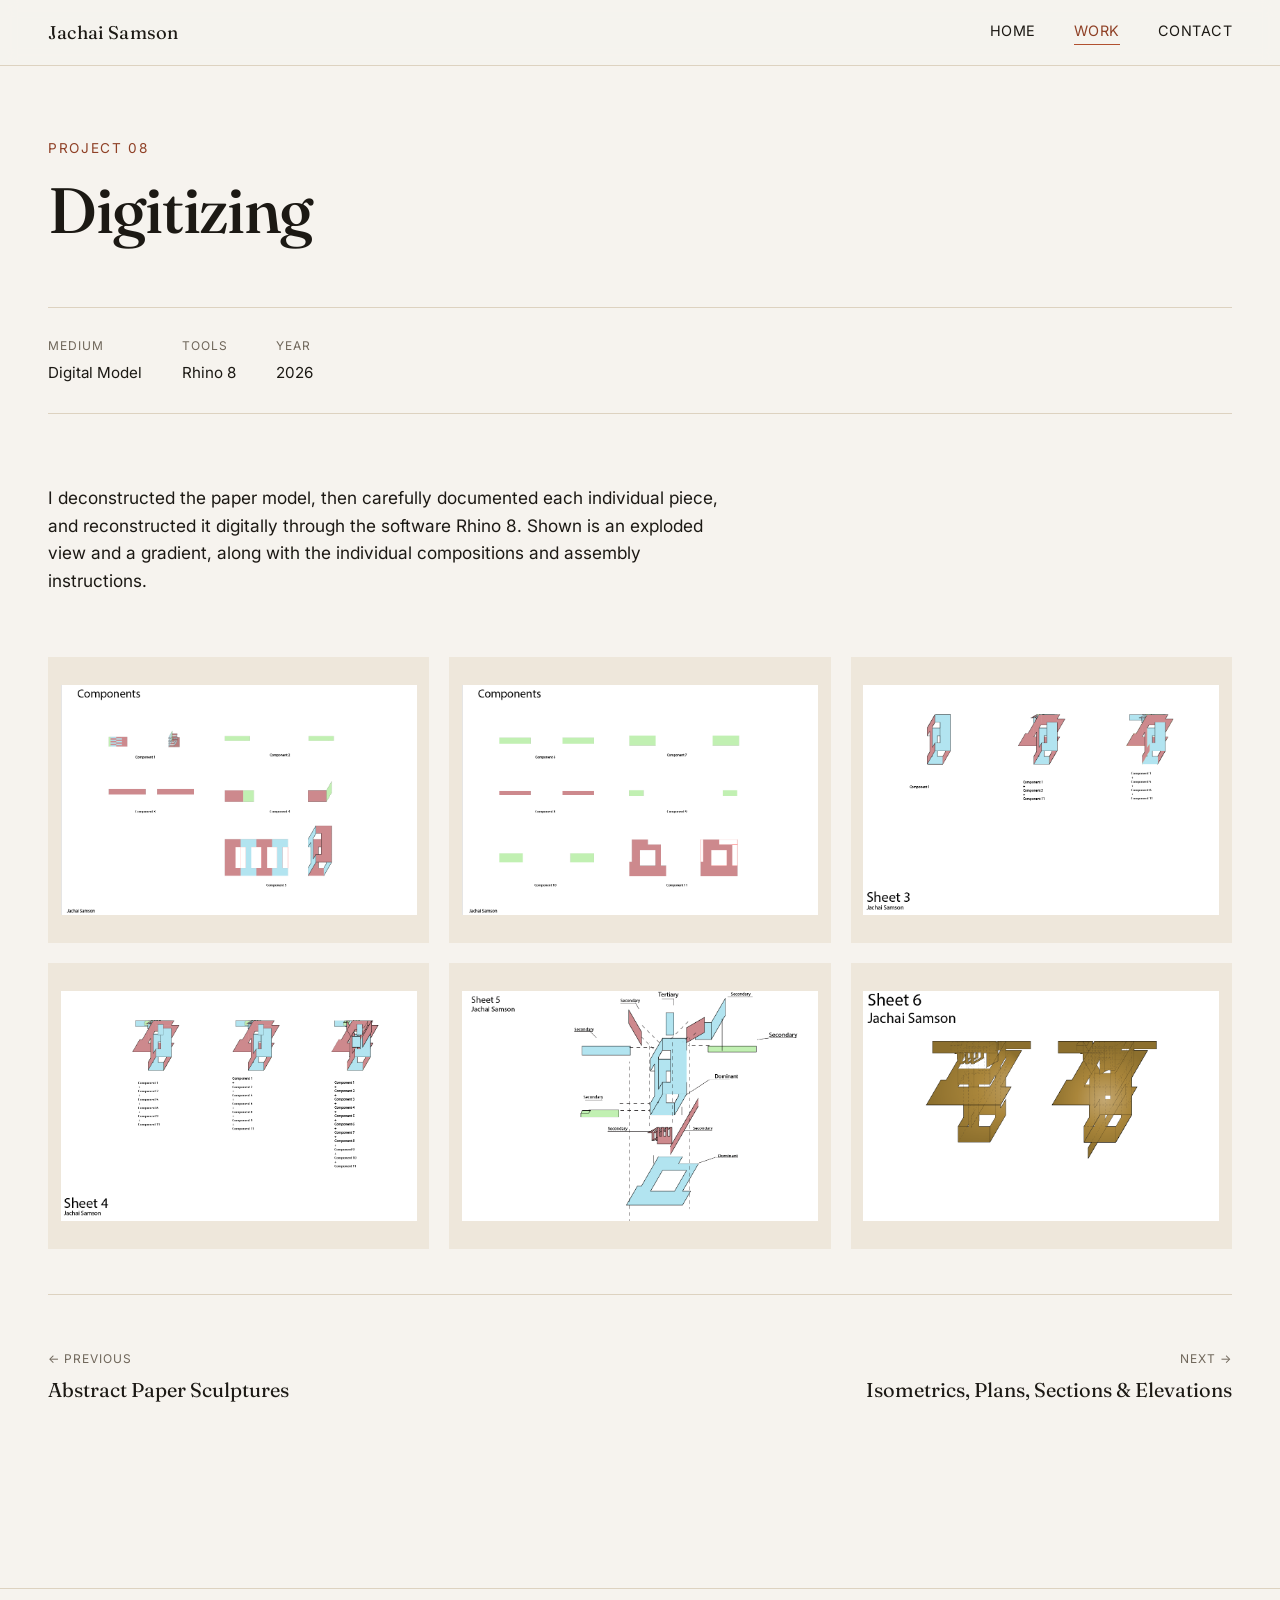
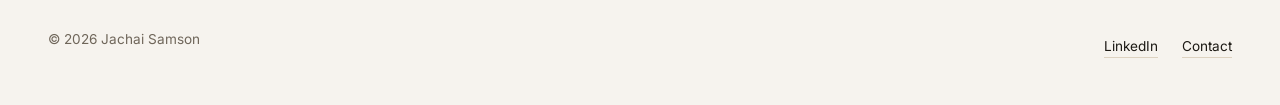
<file: projects/digitizing.html>
<!doctype html>
<html lang="en">
<head>
  <meta charset="UTF-8" />
  <meta name="viewport" content="width=device-width, initial-scale=1.0" />
  <title>Digitizing — Jachai Samson</title>
  <meta name="description" content="Digitizing, an architecture studio project by Jachai Samson." />

  <link rel="preconnect" href="https://fonts.googleapis.com" />
  <link rel="preconnect" href="https://fonts.gstatic.com" crossorigin />
  <link href="https://fonts.googleapis.com/css2?family=Fraunces:ital,wght@0,400;0,500;0,600;1,400&family=Inter:wght@400;500;600&display=swap" rel="stylesheet" />

  <link rel="stylesheet" href="../css/style.css" />
</head>
<body>
  <a class="visually-hidden" href="#main">Skip to content</a>

  <header class="site-header">
    <div class="container site-header__inner">
      <a class="site-logo" href="../index.html">Jachai Samson</a>

      <button class="nav-toggle" aria-label="Toggle navigation" aria-expanded="false">
        <span class="nav-toggle__bar"></span>
        <span class="nav-toggle__bar"></span>
        <span class="nav-toggle__bar"></span>
      </button>

      <nav class="site-nav" aria-label="Primary">
        <a href="../index.html">Home</a>
        <a href="../work.html" aria-current="page">Work</a>
        <a href="../contact.html">Contact</a>
      </nav>
    </div>
  </header>

  <main id="main">
    <div class="container">
      <div class="page-header">
        <p class="page-header__eyebrow">Project 08</p>
        <h1 class="page-header__title">Digitizing</h1>
      </div>

      <dl class="project-meta">
        <div>
          <dt>Medium</dt>
          <dd>Digital Model</dd>
        </div>
        <div>
          <dt>Tools</dt>
          <dd>Rhino 8</dd>
        </div>
        <div>
          <dt>Year</dt>
          <dd>2026</dd>
        </div>
      </dl>

      <div class="project-body">
        <div class="project-body__text reveal">
          <p>
            I deconstructed the paper model, then carefully documented each individual piece, and
            reconstructed it digitally through the software Rhino 8. Shown is an exploded view and
            a gradient, along with the individual compositions and assembly instructions.
          </p>
        </div>
      </div>

      <div class="project-gallery">
        <div class="gallery" style="--tile-ratio: 4 / 3">
          <figure class="reveal">
            <a href="../images/digitizing/01.png" target="_blank" rel="noopener">
              <img src="../images/digitizing/01.png" alt="Digital diagram labeled Components, showing individually rendered pieces of the deconstructed paper sculpture in pink, blue, and green" width="1024" height="663" loading="lazy" decoding="async" />
            </a>
          </figure>
          <figure class="reveal">
            <a href="../images/digitizing/02.png" target="_blank" rel="noopener">
              <img src="../images/digitizing/02.png" alt="Digital diagram continuing the component breakdown of the deconstructed paper sculpture" width="1024" height="663" loading="lazy" decoding="async" />
            </a>
          </figure>
          <figure class="reveal">
            <a href="../images/digitizing/03.png" target="_blank" rel="noopener">
              <img src="../images/digitizing/03.png" alt="Digital diagram of the paper sculpture's component pieces modeled in Rhino" width="1024" height="663" loading="lazy" decoding="async" />
            </a>
          </figure>
          <figure class="reveal">
            <a href="../images/digitizing/04.png" target="_blank" rel="noopener">
              <img src="../images/digitizing/04.png" alt="Axonometric assembly diagrams showing groups of components combined in sequence, with each component list labeled below" width="1024" height="663" loading="lazy" decoding="async" />
            </a>
          </figure>
          <figure class="reveal">
            <a href="../images/digitizing/05.png" target="_blank" rel="noopener">
              <img src="../images/digitizing/05.png" alt="Digital assembly diagram showing the components combined into the reconstructed form" width="1024" height="663" loading="lazy" decoding="async" />
            </a>
          </figure>
          <figure class="reveal">
            <a href="../images/digitizing/06.png" target="_blank" rel="noopener">
              <img src="../images/digitizing/06.png" alt="Digital gradient view of the reconstructed model in Rhino" width="1024" height="663" loading="lazy" decoding="async" />
            </a>
          </figure>
        </div>
      </div>

      <nav class="project-nav" aria-label="Project navigation">
        <a class="project-nav__link" href="abstract-paper-sculptures.html">
          <span class="project-nav__label">&larr; Previous</span>
          <span class="project-nav__title">Abstract Paper Sculptures</span>
        </a>
        <a class="project-nav__link project-nav__link--next" href="isometrics-plans-sections-elevations.html">
          <span class="project-nav__label">Next &rarr;</span>
          <span class="project-nav__title">Isometrics, Plans, Sections &amp; Elevations</span>
        </a>
      </nav>
    </div>
  </main>

  <footer class="site-footer">
    <div class="container site-footer__inner">
      <p>&copy; 2026 Jachai Samson</p>
      <div class="site-footer__links">
        <a href="https://www.linkedin.com/in/jachai-samson-758833363" target="_blank" rel="noopener">LinkedIn</a>
        <a href="../contact.html">Contact</a>
      </div>
    </div>
  </footer>

  <script src="../js/main.js"></script>
</body>
</html>
</file>
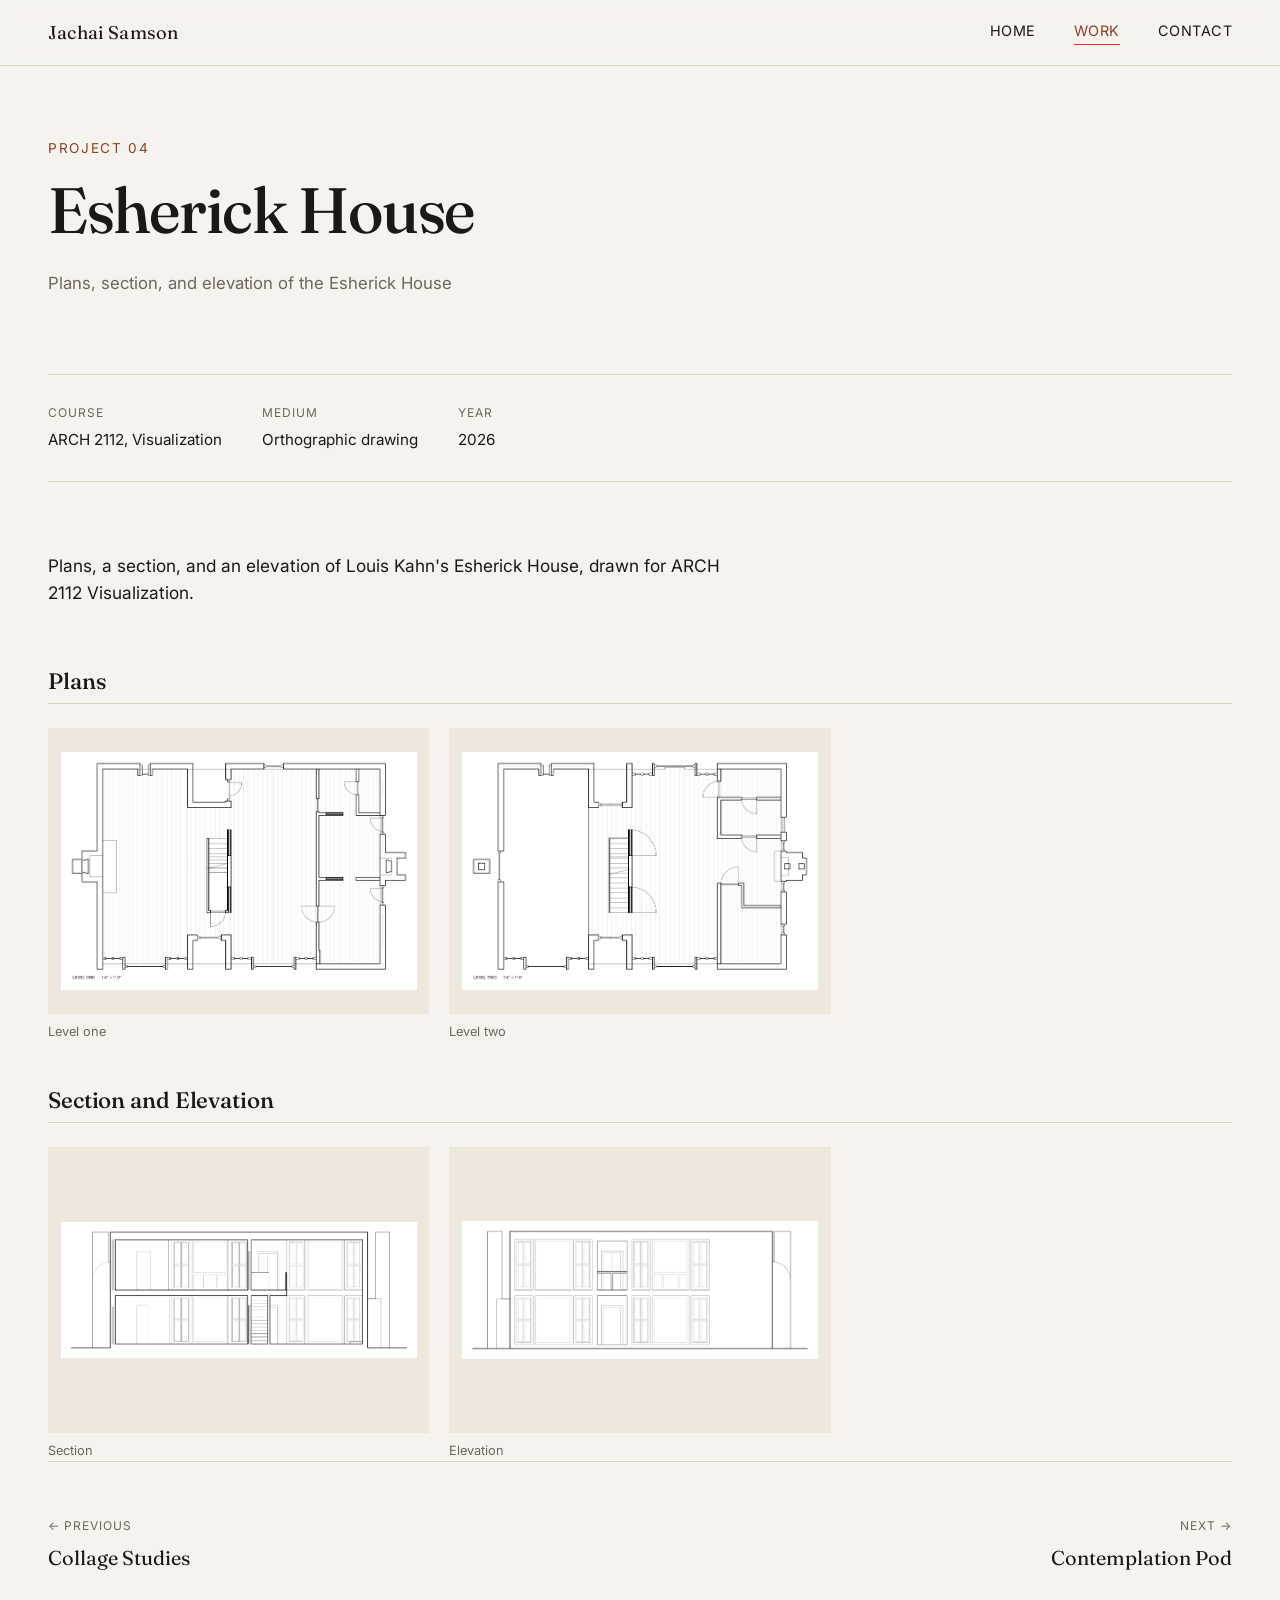
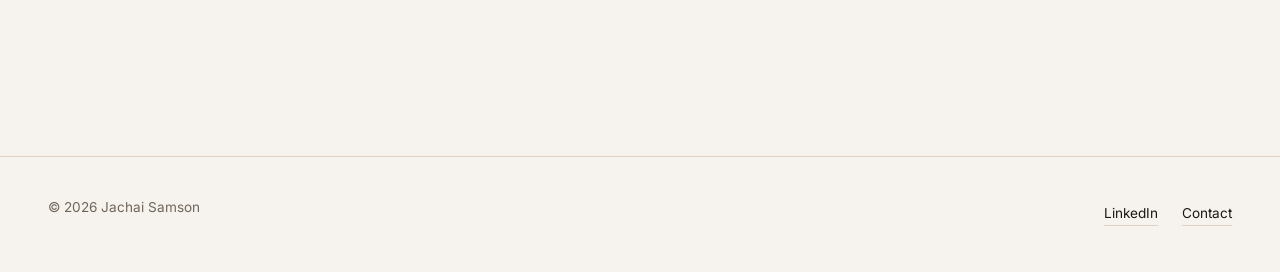
<file: projects/esherick-house.html>
<!doctype html>
<html lang="en">
<head>
  <meta charset="UTF-8" />
  <meta name="viewport" content="width=device-width, initial-scale=1.0" />
  <title>Esherick House - Jachai Samson</title>
  <meta name="description" content="Plans, a section, and an elevation of Louis Kahn&#x27;s Esherick House, drawn for ARCH 2112 Visualization." />

  <link rel="preconnect" href="https://fonts.googleapis.com" />
  <link rel="preconnect" href="https://fonts.gstatic.com" crossorigin />
  <link href="https://fonts.googleapis.com/css2?family=Fraunces:ital,wght@0,400;0,500;0,600;1,400&family=Inter:wght@400;500;600&display=swap" rel="stylesheet" />

  <link rel="stylesheet" href="../css/style.css" />
</head>
<body>
  <a class="visually-hidden" href="#main">Skip to content</a>

  <header class="site-header">
    <div class="container site-header__inner">
      <a class="site-logo" href="../index.html">Jachai Samson</a>

      <button class="nav-toggle" aria-label="Toggle navigation" aria-expanded="false">
        <span class="nav-toggle__bar"></span>
        <span class="nav-toggle__bar"></span>
        <span class="nav-toggle__bar"></span>
      </button>

      <nav class="site-nav" aria-label="Primary">
        <a href="../index.html">Home</a>
        <a href="../work.html" aria-current="page">Work</a>
        <a href="../contact.html">Contact</a>
      </nav>
    </div>
  </header>

  <main id="main">
    <div class="container">
      <div class="page-header">
        <p class="page-header__eyebrow">Project 04</p>
        <h1 class="page-header__title">Esherick House</h1>
        <p class="page-header__intro">Plans, section, and elevation of the Esherick House</p>
      </div>

      <dl class="project-meta">
        <div>
          <dt>Course</dt>
          <dd>ARCH 2112, Visualization</dd>
        </div>
        <div>
          <dt>Medium</dt>
          <dd>Orthographic drawing</dd>
        </div>
        <div>
          <dt>Year</dt>
          <dd>2026</dd>
        </div>
      </dl>

      <div class="project-body">
        <div class="project-body__text reveal">
          <p>
            Plans, a section, and an elevation of Louis Kahn&#x27;s Esherick House, drawn for ARCH 2112 Visualization.
          </p>
        </div>
      </div>

      <section class="gallery-group" aria-labelledby="g0">
        <h2 class="gallery-group__title" id="g0">Plans</h2>
        <div class="gallery" style="--tile-ratio: 4 / 3">
        <figure class="reveal">
          <a href="../images/esherick-house/plan-level-one.png" target="_blank" rel="noopener">
            <img src="../images/esherick-house/plan-level-one.png" alt="Level one plan of the Esherick House at quarter-inch scale" width="1602" height="1072" loading="lazy" decoding="async" />
          </a>
          <figcaption>Level one</figcaption>
        </figure>
        <figure class="reveal">
          <a href="../images/esherick-house/plan-level-two.png" target="_blank" rel="noopener">
            <img src="../images/esherick-house/plan-level-two.png" alt="Level two plan of the Esherick House at quarter-inch scale" width="1602" height="1072" loading="lazy" decoding="async" />
          </a>
          <figcaption>Level two</figcaption>
        </figure>
        </div>
      </section>

      <section class="gallery-group" aria-labelledby="g1">
        <h2 class="gallery-group__title" id="g1">Section and Elevation</h2>
        <div class="gallery" style="--tile-ratio: 4 / 3">
        <figure class="reveal">
          <a href="../images/esherick-house/section.png" target="_blank" rel="noopener">
            <img src="../images/esherick-house/section.png" alt="Section through the Esherick House showing two stories and the stair" width="1794" height="683" loading="lazy" decoding="async" />
          </a>
          <figcaption>Section</figcaption>
        </figure>
        <figure class="reveal">
          <a href="../images/esherick-house/elevation.png" target="_blank" rel="noopener">
            <img src="../images/esherick-house/elevation.png" alt="Elevation of the Esherick House showing a grid of windows and doors across two stories" width="1761" height="683" loading="lazy" decoding="async" />
          </a>
          <figcaption>Elevation</figcaption>
        </figure>
        </div>
      </section>

      <nav class="project-nav" aria-label="Project navigation">
        <a class="project-nav__link" href="collage-studies.html">
          <span class="project-nav__label">&larr; Previous</span>
          <span class="project-nav__title">Collage Studies</span>
        </a>
        <a class="project-nav__link project-nav__link--next" href="contemplation-pod.html">
          <span class="project-nav__label">Next &rarr;</span>
          <span class="project-nav__title">Contemplation Pod</span>
        </a>
      </nav>
    </div>
  </main>

  <footer class="site-footer">
    <div class="container site-footer__inner">
      <p>&copy; 2026 Jachai Samson</p>
      <div class="site-footer__links">
        <a href="https://www.linkedin.com/in/jachai-samson-758833363" target="_blank" rel="noopener">LinkedIn</a>
        <a href="../contact.html">Contact</a>
      </div>
    </div>
  </footer>

  <script src="../js/main.js"></script>
</body>
</html>
</file>
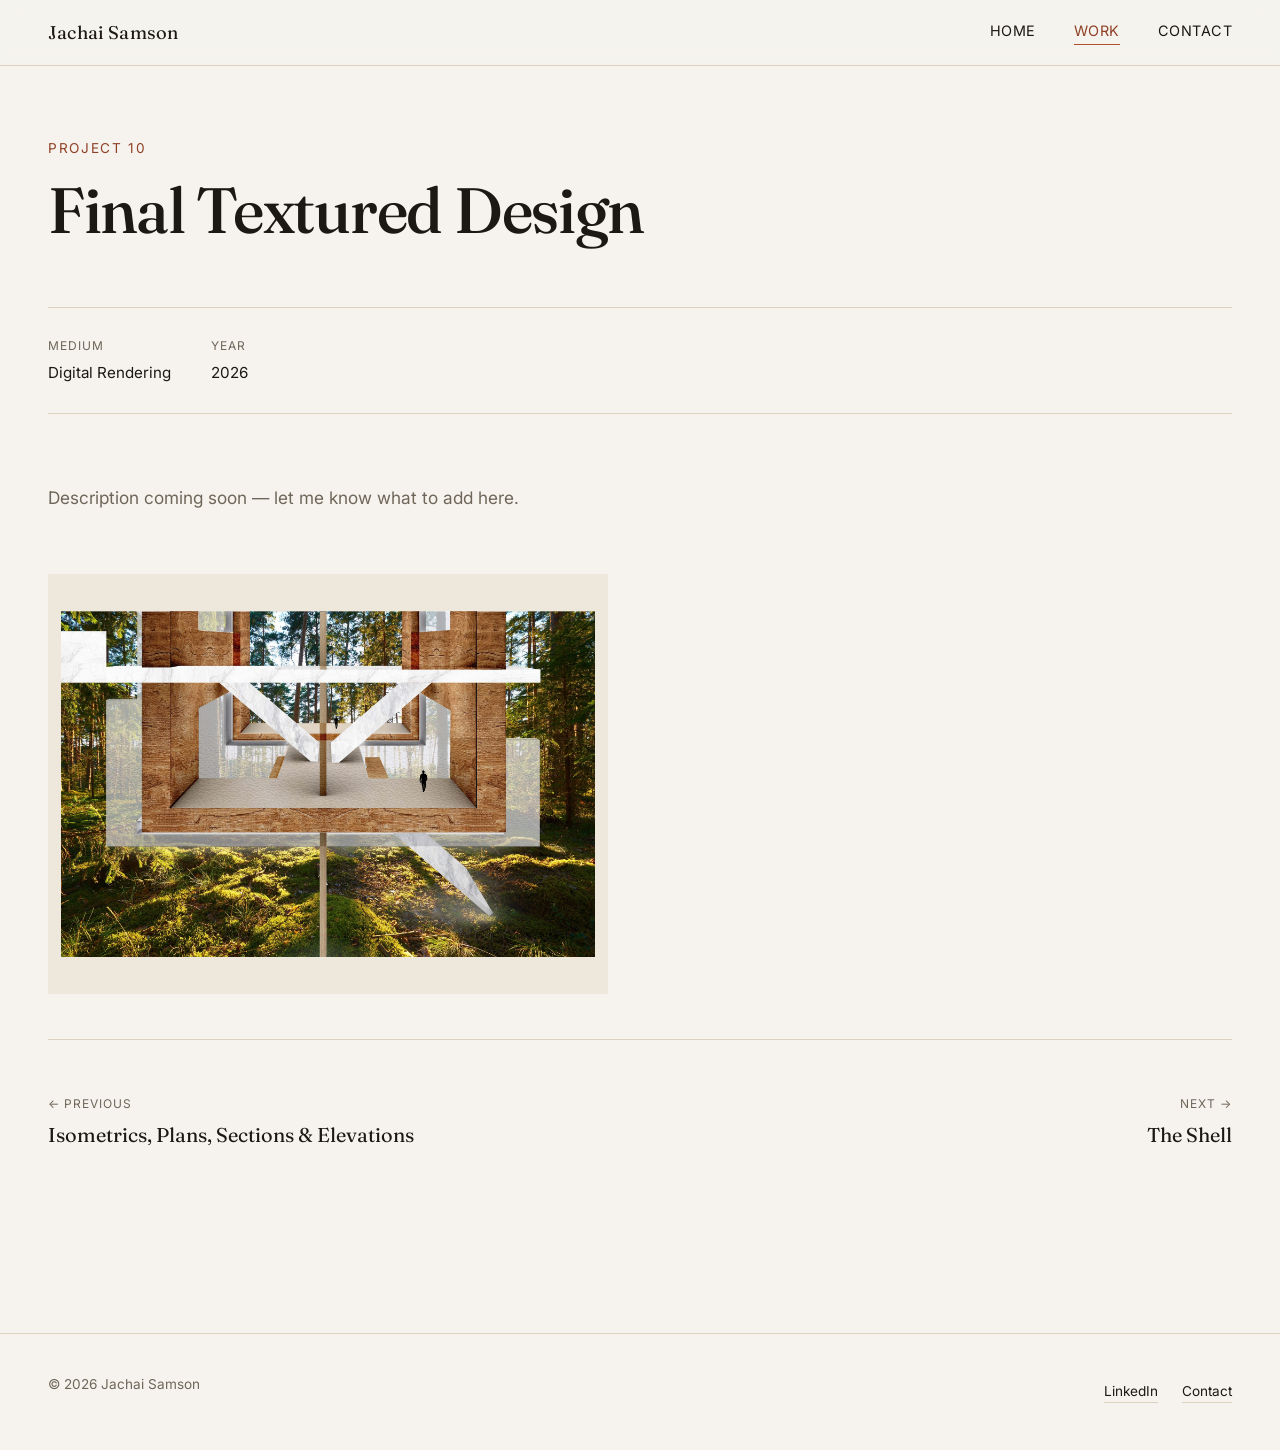
<file: projects/final-textured-design.html>
<!doctype html>
<html lang="en">
<head>
  <meta charset="UTF-8" />
  <meta name="viewport" content="width=device-width, initial-scale=1.0" />
  <title>Final Textured Design — Jachai Samson</title>
  <meta name="description" content="Final Textured Design, an architecture studio project by Jachai Samson." />

  <link rel="preconnect" href="https://fonts.googleapis.com" />
  <link rel="preconnect" href="https://fonts.gstatic.com" crossorigin />
  <link href="https://fonts.googleapis.com/css2?family=Fraunces:ital,wght@0,400;0,500;0,600;1,400&family=Inter:wght@400;500;600&display=swap" rel="stylesheet" />

  <link rel="stylesheet" href="../css/style.css" />
</head>
<body>
  <a class="visually-hidden" href="#main">Skip to content</a>

  <header class="site-header">
    <div class="container site-header__inner">
      <a class="site-logo" href="../index.html">Jachai Samson</a>

      <button class="nav-toggle" aria-label="Toggle navigation" aria-expanded="false">
        <span class="nav-toggle__bar"></span>
        <span class="nav-toggle__bar"></span>
        <span class="nav-toggle__bar"></span>
      </button>

      <nav class="site-nav" aria-label="Primary">
        <a href="../index.html">Home</a>
        <a href="../work.html" aria-current="page">Work</a>
        <a href="../contact.html">Contact</a>
      </nav>
    </div>
  </header>

  <main id="main">
    <div class="container">
      <div class="page-header">
        <p class="page-header__eyebrow">Project 10</p>
        <h1 class="page-header__title">Final Textured Design</h1>
      </div>

      <dl class="project-meta">
        <div>
          <dt>Medium</dt>
          <dd>Digital Rendering</dd>
        </div>
        <div>
          <dt>Year</dt>
          <dd>2026</dd>
        </div>
      </dl>

      <div class="project-body">
        <div class="project-body__text reveal">
          <p style="color: var(--color-text-muted);">
            Description coming soon &mdash; let me know what to add here.
          </p>
        </div>
      </div>

      <div class="project-gallery">
        <div class="gallery gallery--single" style="--tile-ratio: 4 / 3">
          <figure class="reveal">
            <a href="../images/final-textured-design/01.jpg" target="_blank" rel="noopener">
              <img src="../images/final-textured-design/01.jpg" alt="Photorealistic rendered interior view of the design set in a forest, with crossed structural beams meeting at a central column and figures walking through the sunlit space" width="2000" height="1294" loading="lazy" decoding="async" />
            </a>
          </figure>
        </div>
      </div>

      <nav class="project-nav" aria-label="Project navigation">
        <a class="project-nav__link" href="isometrics-plans-sections-elevations.html">
          <span class="project-nav__label">&larr; Previous</span>
          <span class="project-nav__title">Isometrics, Plans, Sections &amp; Elevations</span>
        </a>
        <a class="project-nav__link project-nav__link--next" href="the-shell.html">
          <span class="project-nav__label">Next &rarr;</span>
          <span class="project-nav__title">The Shell</span>
        </a>
      </nav>
    </div>
  </main>

  <footer class="site-footer">
    <div class="container site-footer__inner">
      <p>&copy; 2026 Jachai Samson</p>
      <div class="site-footer__links">
        <a href="https://www.linkedin.com/in/jachai-samson-758833363" target="_blank" rel="noopener">LinkedIn</a>
        <a href="../contact.html">Contact</a>
      </div>
    </div>
  </footer>

  <script src="../js/main.js"></script>
</body>
</html>
</file>
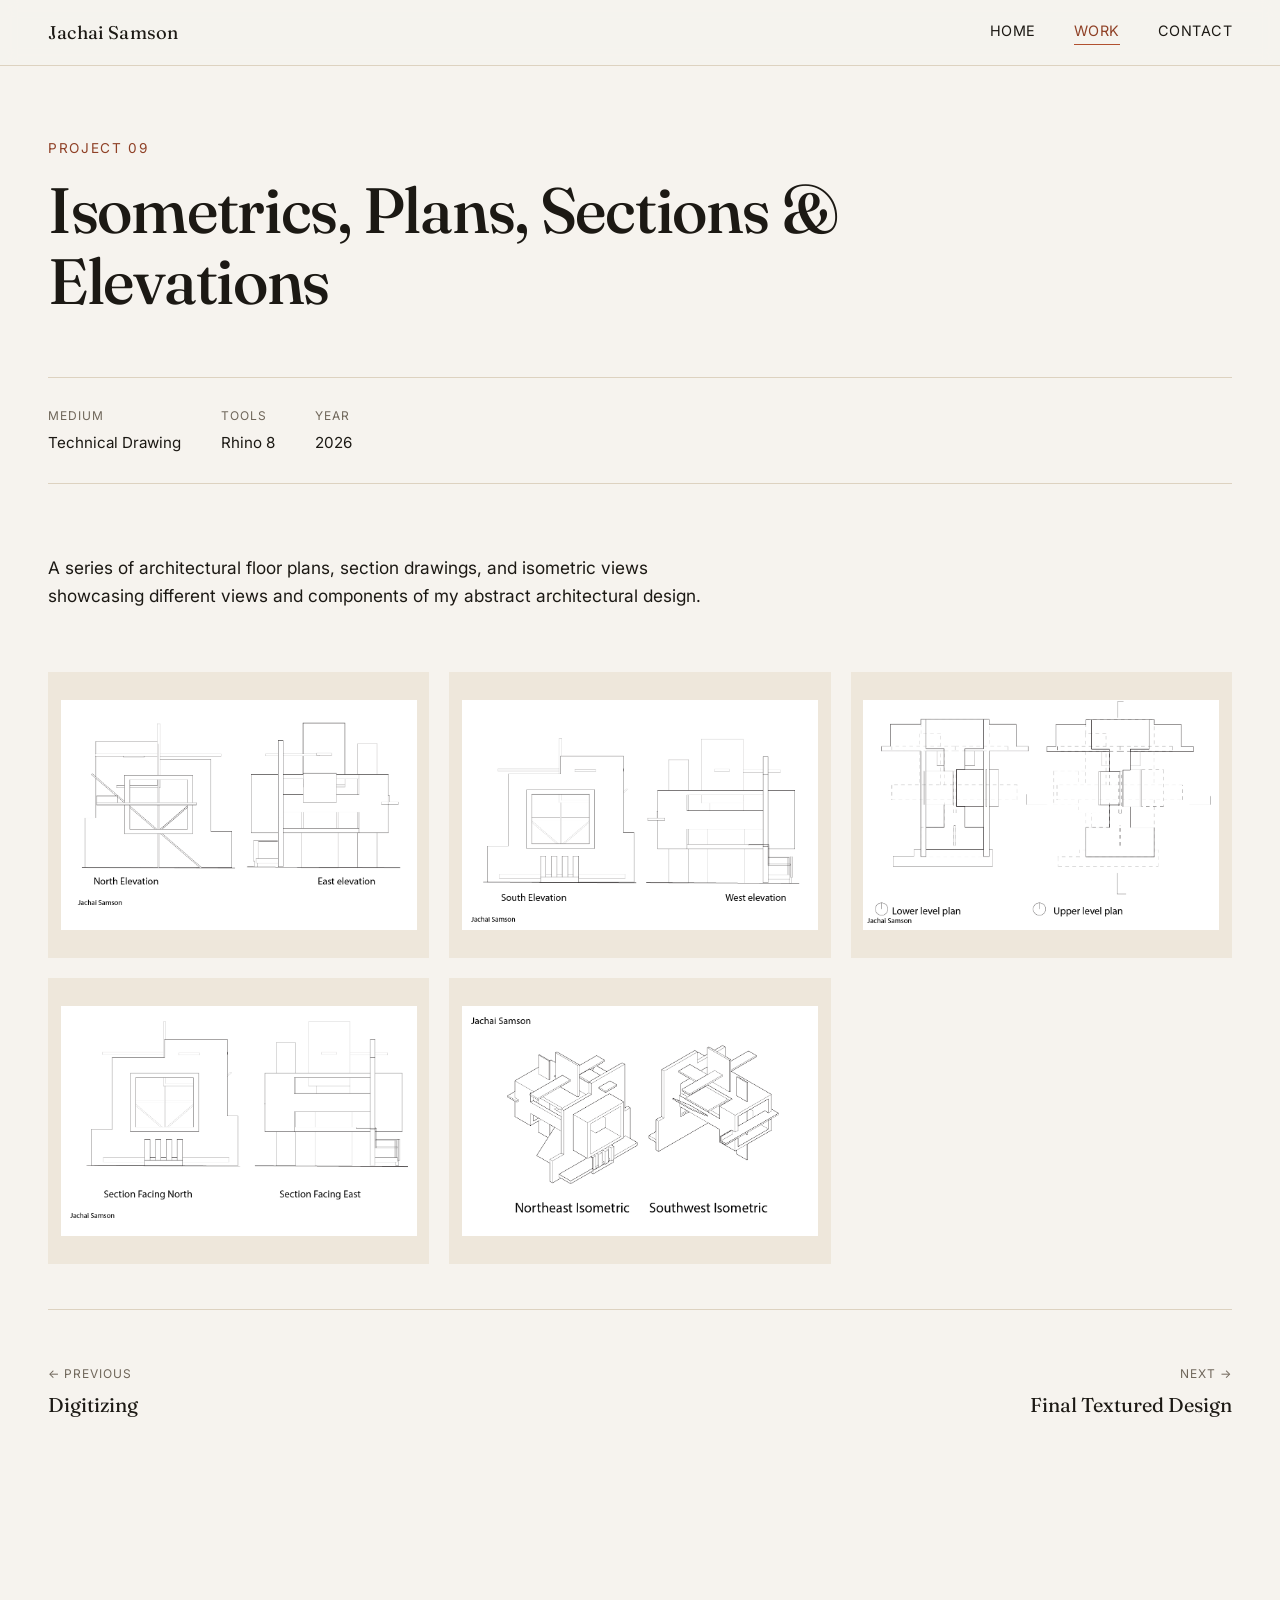
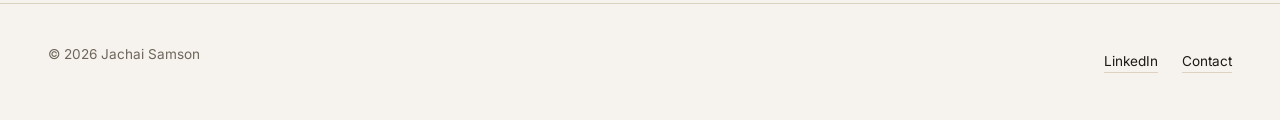
<file: projects/isometrics-plans-sections-elevations.html>
<!doctype html>
<html lang="en">
<head>
  <meta charset="UTF-8" />
  <meta name="viewport" content="width=device-width, initial-scale=1.0" />
  <title>Isometrics, Plans, Sections &amp; Elevations — Jachai Samson</title>
  <meta name="description" content="Isometrics, Plans, Sections, and Elevations, an architecture studio project by Jachai Samson." />

  <link rel="preconnect" href="https://fonts.googleapis.com" />
  <link rel="preconnect" href="https://fonts.gstatic.com" crossorigin />
  <link href="https://fonts.googleapis.com/css2?family=Fraunces:ital,wght@0,400;0,500;0,600;1,400&family=Inter:wght@400;500;600&display=swap" rel="stylesheet" />

  <link rel="stylesheet" href="../css/style.css" />
</head>
<body>
  <a class="visually-hidden" href="#main">Skip to content</a>

  <header class="site-header">
    <div class="container site-header__inner">
      <a class="site-logo" href="../index.html">Jachai Samson</a>

      <button class="nav-toggle" aria-label="Toggle navigation" aria-expanded="false">
        <span class="nav-toggle__bar"></span>
        <span class="nav-toggle__bar"></span>
        <span class="nav-toggle__bar"></span>
      </button>

      <nav class="site-nav" aria-label="Primary">
        <a href="../index.html">Home</a>
        <a href="../work.html" aria-current="page">Work</a>
        <a href="../contact.html">Contact</a>
      </nav>
    </div>
  </header>

  <main id="main">
    <div class="container">
      <div class="page-header">
        <p class="page-header__eyebrow">Project 09</p>
        <h1 class="page-header__title">Isometrics, Plans, Sections &amp; Elevations</h1>
      </div>

      <dl class="project-meta">
        <div>
          <dt>Medium</dt>
          <dd>Technical Drawing</dd>
        </div>
        <div>
          <dt>Tools</dt>
          <dd>Rhino 8</dd>
        </div>
        <div>
          <dt>Year</dt>
          <dd>2026</dd>
        </div>
      </dl>

      <div class="project-body">
        <div class="project-body__text reveal">
          <p>
            A series of architectural floor plans, section drawings, and isometric views
            showcasing different views and components of my abstract architectural design.
          </p>
        </div>
      </div>

      <div class="project-gallery">
        <div class="gallery" style="--tile-ratio: 4 / 3">
          <figure class="reveal">
            <a href="../images/isometrics-plans-sections-elevations/01.png" target="_blank" rel="noopener">
              <img src="../images/isometrics-plans-sections-elevations/01.png" alt="North and East elevation line drawings of the abstract architectural design" width="1024" height="663" loading="lazy" decoding="async" />
            </a>
          </figure>
          <figure class="reveal">
            <a href="../images/isometrics-plans-sections-elevations/02.png" target="_blank" rel="noopener">
              <img src="../images/isometrics-plans-sections-elevations/02.png" alt="Section drawing of the abstract architectural design" width="1024" height="663" loading="lazy" decoding="async" />
            </a>
          </figure>
          <figure class="reveal">
            <a href="../images/isometrics-plans-sections-elevations/03.png" target="_blank" rel="noopener">
              <img src="../images/isometrics-plans-sections-elevations/03.png" alt="Lower level and upper level floor plans of the abstract architectural design" width="1024" height="663" loading="lazy" decoding="async" />
            </a>
          </figure>
          <figure class="reveal">
            <a href="../images/isometrics-plans-sections-elevations/04.png" target="_blank" rel="noopener">
              <img src="../images/isometrics-plans-sections-elevations/04.png" alt="Isometric view of the abstract architectural design" width="1024" height="663" loading="lazy" decoding="async" />
            </a>
          </figure>
          <figure class="reveal">
            <a href="../images/isometrics-plans-sections-elevations/05.png" target="_blank" rel="noopener">
              <img src="../images/isometrics-plans-sections-elevations/05.png" alt="Isometric view of the abstract architectural design showing its component massing" width="1024" height="663" loading="lazy" decoding="async" />
            </a>
          </figure>
        </div>
      </div>

      <nav class="project-nav" aria-label="Project navigation">
        <a class="project-nav__link" href="digitizing.html">
          <span class="project-nav__label">&larr; Previous</span>
          <span class="project-nav__title">Digitizing</span>
        </a>
        <a class="project-nav__link project-nav__link--next" href="final-textured-design.html">
          <span class="project-nav__label">Next &rarr;</span>
          <span class="project-nav__title">Final Textured Design</span>
        </a>
      </nav>
    </div>
  </main>

  <footer class="site-footer">
    <div class="container site-footer__inner">
      <p>&copy; 2026 Jachai Samson</p>
      <div class="site-footer__links">
        <a href="https://www.linkedin.com/in/jachai-samson-758833363" target="_blank" rel="noopener">LinkedIn</a>
        <a href="../contact.html">Contact</a>
      </div>
    </div>
  </footer>

  <script src="../js/main.js"></script>
</body>
</html>
</file>
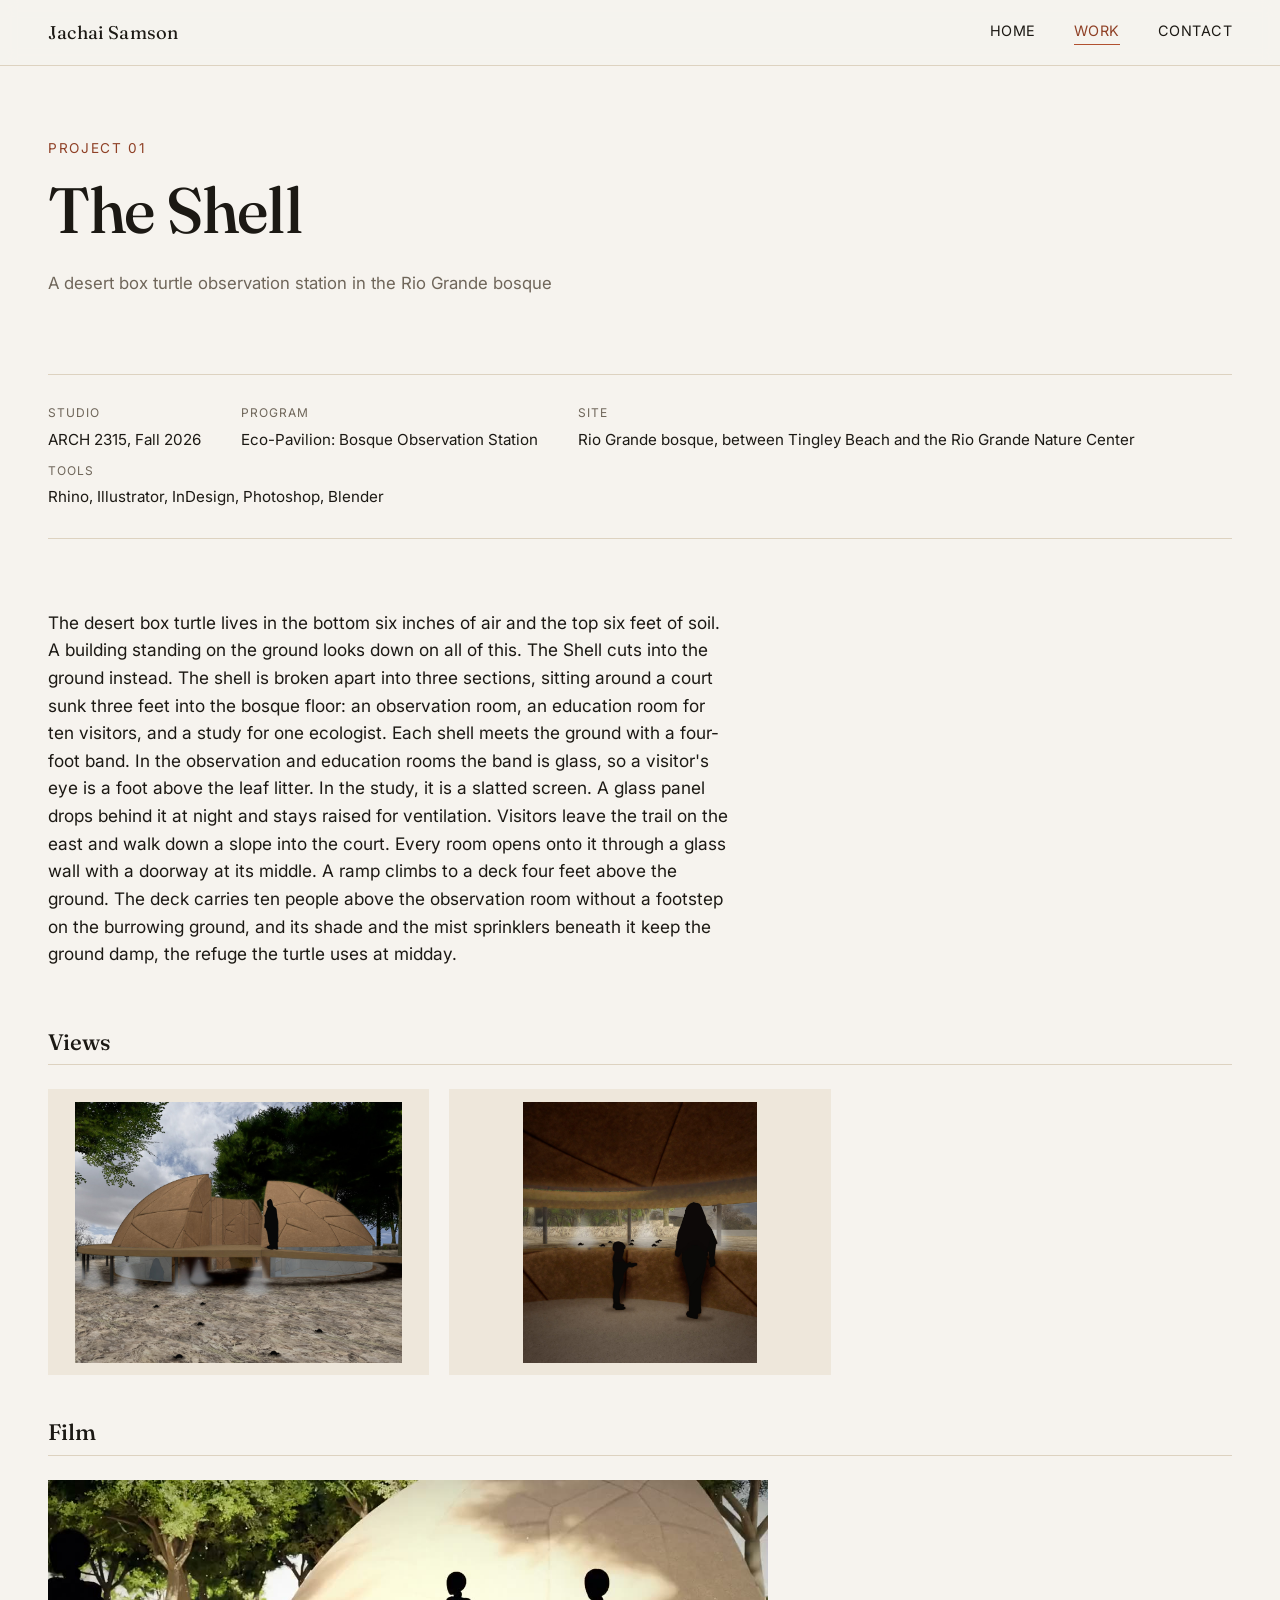
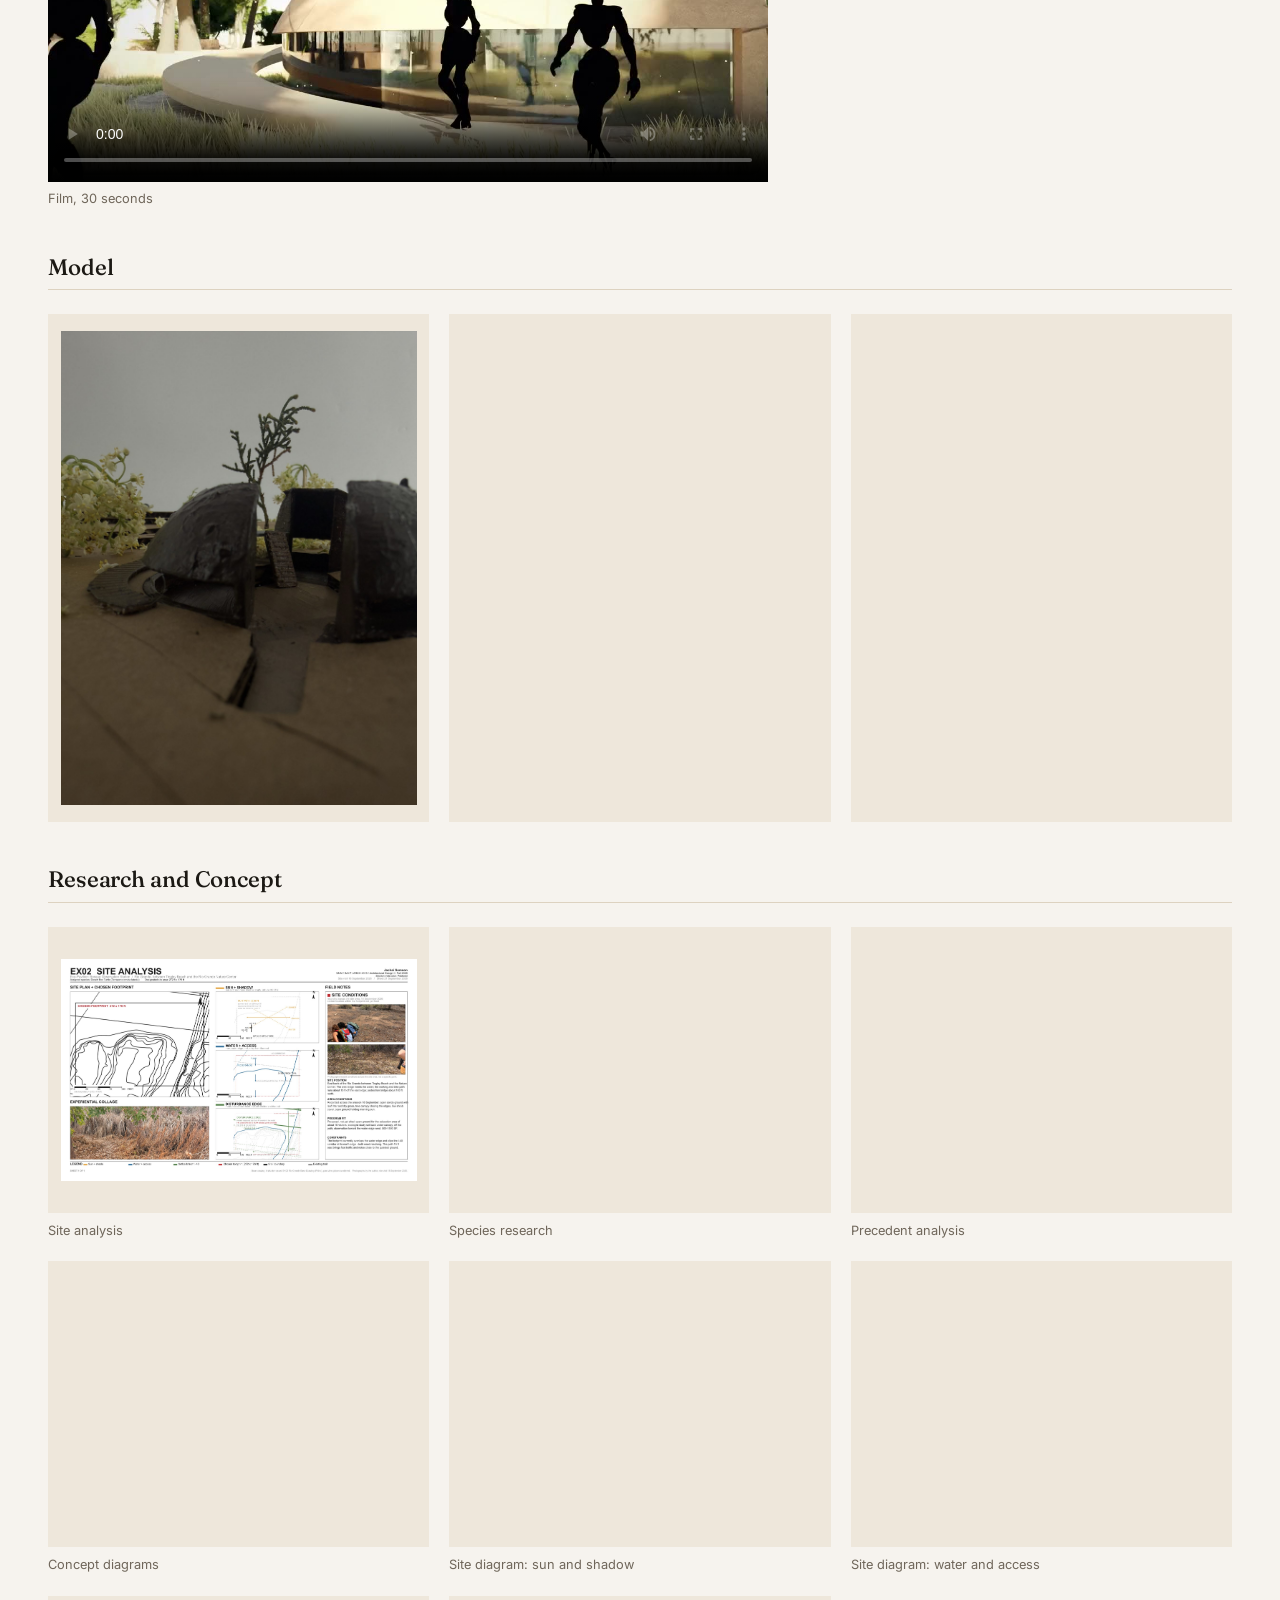
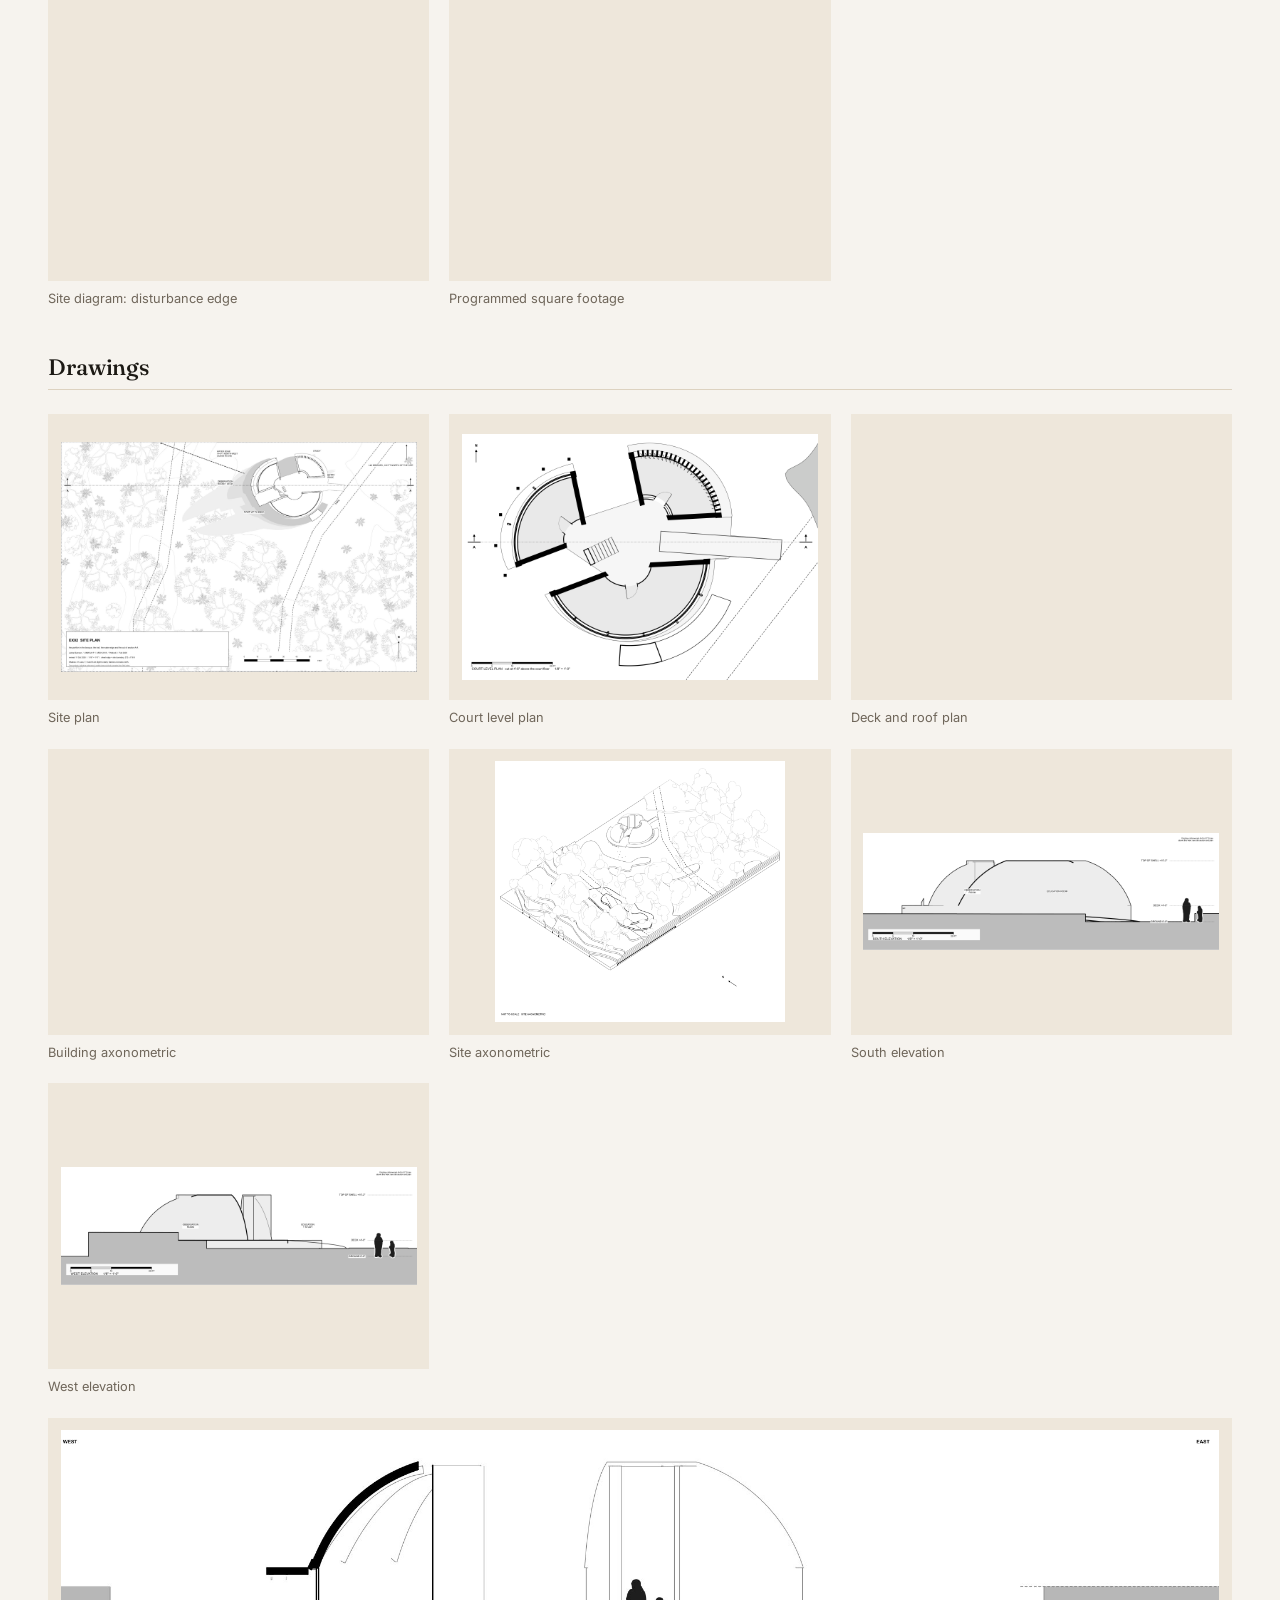
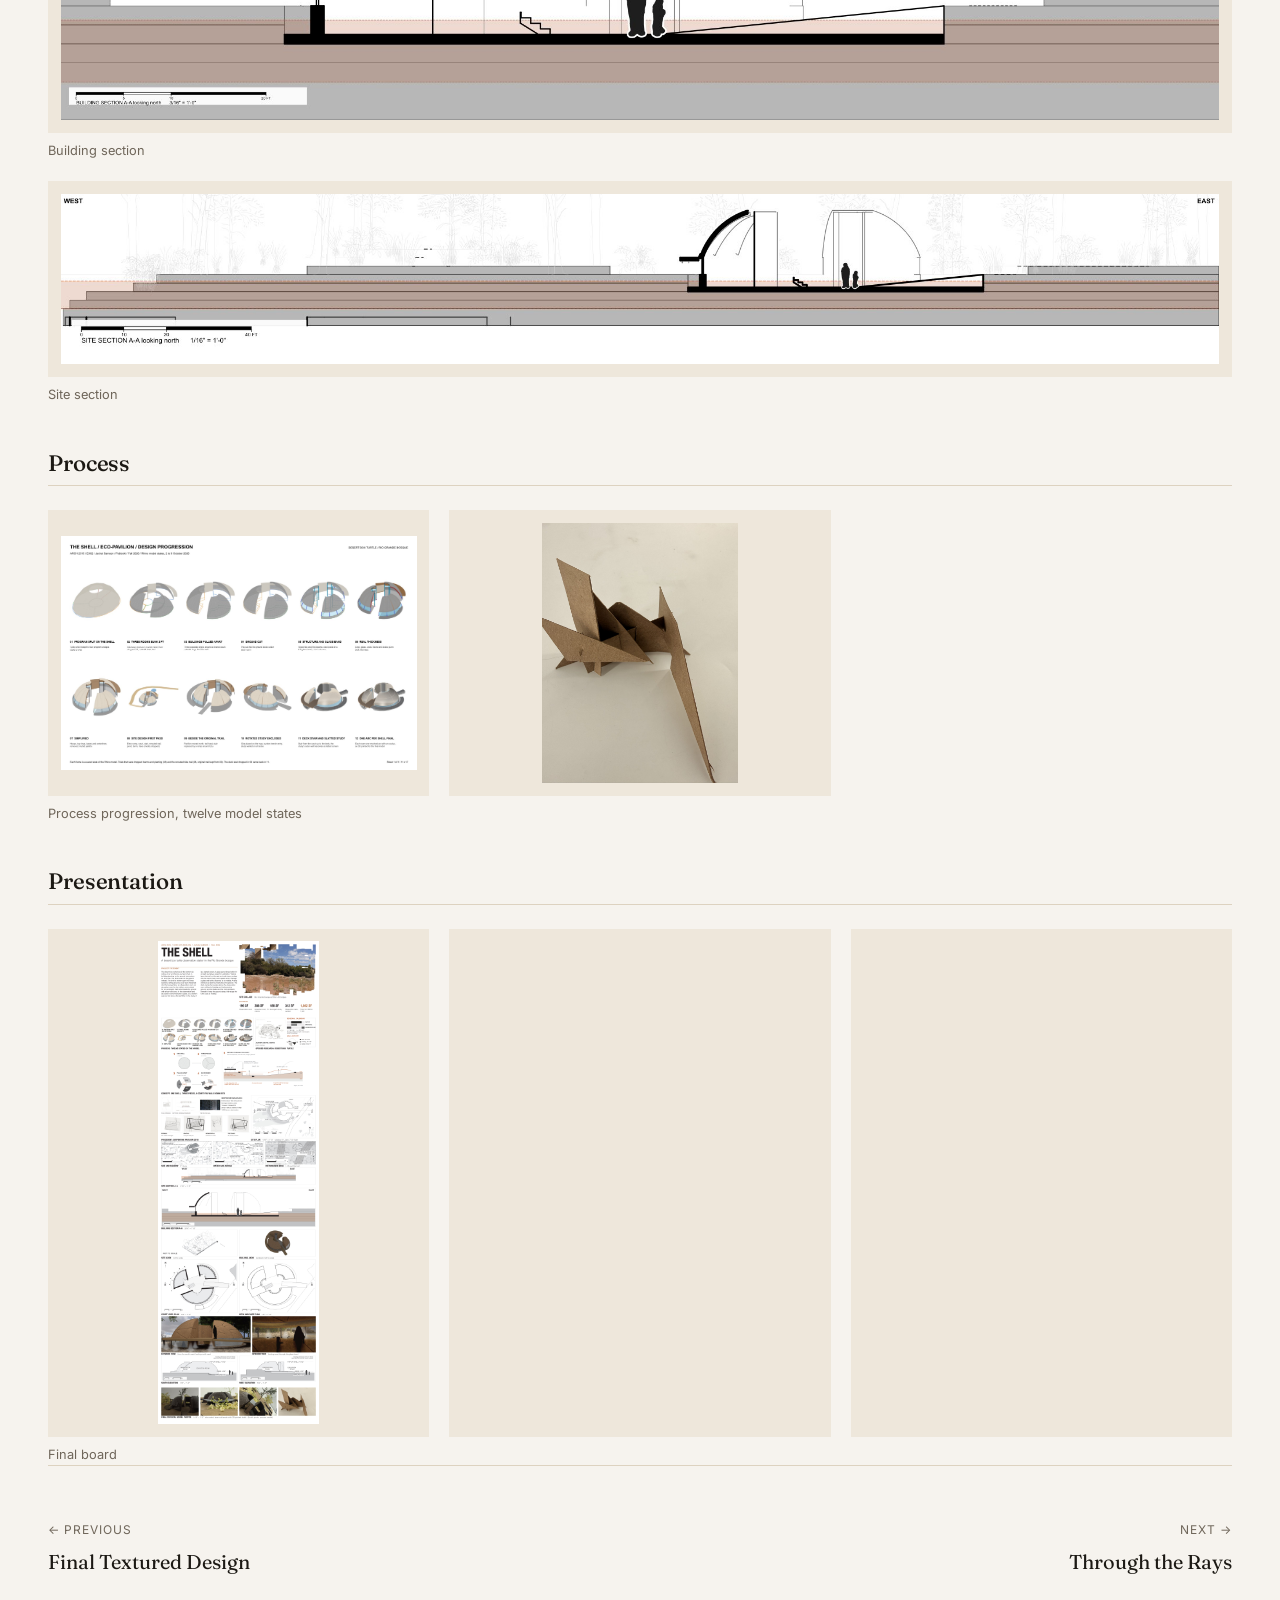
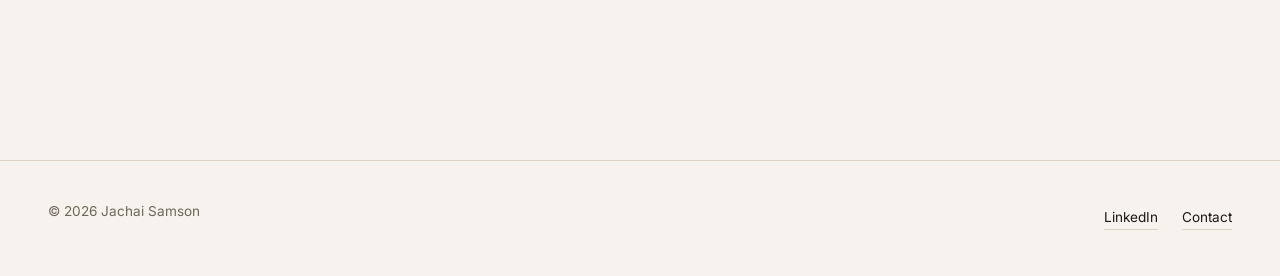
<file: projects/the-shell.html>
<!doctype html>
<html lang="en">
<head>
  <meta charset="UTF-8" />
  <meta name="viewport" content="width=device-width, initial-scale=1.0" />
  <title>The Shell - Jachai Samson</title>
  <meta name="description" content="The desert box turtle lives in the bottom six inches of air and the top six feet of soil." />

  <link rel="preconnect" href="https://fonts.googleapis.com" />
  <link rel="preconnect" href="https://fonts.gstatic.com" crossorigin />
  <link href="https://fonts.googleapis.com/css2?family=Fraunces:ital,wght@0,400;0,500;0,600;1,400&family=Inter:wght@400;500;600&display=swap" rel="stylesheet" />

  <link rel="stylesheet" href="../css/style.css" />
</head>
<body>
  <a class="visually-hidden" href="#main">Skip to content</a>

  <header class="site-header">
    <div class="container site-header__inner">
      <a class="site-logo" href="../index.html">Jachai Samson</a>

      <button class="nav-toggle" aria-label="Toggle navigation" aria-expanded="false">
        <span class="nav-toggle__bar"></span>
        <span class="nav-toggle__bar"></span>
        <span class="nav-toggle__bar"></span>
      </button>

      <nav class="site-nav" aria-label="Primary">
        <a href="../index.html">Home</a>
        <a href="../work.html" aria-current="page">Work</a>
        <a href="../contact.html">Contact</a>
      </nav>
    </div>
  </header>

  <main id="main">
    <div class="container">
      <div class="page-header">
        <p class="page-header__eyebrow">Project 01</p>
        <h1 class="page-header__title">The Shell</h1>
        <p class="page-header__intro">A desert box turtle observation station in the Rio Grande bosque</p>
      </div>

      <dl class="project-meta">
        <div>
          <dt>Studio</dt>
          <dd>ARCH 2315, Fall 2026</dd>
        </div>
        <div>
          <dt>Program</dt>
          <dd>Eco-Pavilion: Bosque Observation Station</dd>
        </div>
        <div>
          <dt>Site</dt>
          <dd>Rio Grande bosque, between Tingley Beach and the Rio Grande Nature Center</dd>
        </div>
        <div>
          <dt>Tools</dt>
          <dd>Rhino, Illustrator, InDesign, Photoshop, Blender</dd>
        </div>
      </dl>

      <div class="project-body">
        <div class="project-body__text reveal">
          <p>
            The desert box turtle lives in the bottom six inches of air and the top six feet of soil. A building standing on the ground looks down on all of this. The Shell cuts into the ground instead. The shell is broken apart into three sections, sitting around a court sunk three feet into the bosque floor: an observation room, an education room for ten visitors, and a study for one ecologist. Each shell meets the ground with a four-foot band. In the observation and education rooms the band is glass, so a visitor&#x27;s eye is a foot above the leaf litter. In the study, it is a slatted screen. A glass panel drops behind it at night and stays raised for ventilation. Visitors leave the trail on the east and walk down a slope into the court. Every room opens onto it through a glass wall with a doorway at its middle. A ramp climbs to a deck four feet above the ground. The deck carries ten people above the observation room without a footstep on the burrowing ground, and its shade and the mist sprinklers beneath it keep the ground damp, the refuge the turtle uses at midday.
          </p>
        </div>
      </div>

      <section class="gallery-group" aria-labelledby="g0">
        <h2 class="gallery-group__title" id="g0">Views</h2>
        <div class="gallery" style="--tile-ratio: 4 / 3">
        <figure class="reveal">
          <a href="../images/the-shell/views-exterior.jpg" target="_blank" rel="noopener">
            <img src="../images/the-shell/views-exterior.jpg" alt="Rendered exterior perspective of The Shell: a split dome clad in warm brown panels, raised on a deck above misted ground in the bosque, with silhouetted visitors and tall trees behind" width="2000" height="1591" loading="lazy" decoding="async" />
          </a>
        </figure>
        <figure class="reveal">
          <a href="../images/the-shell/views-interior.jpg" target="_blank" rel="noopener">
            <img src="../images/the-shell/views-interior.jpg" alt="Rendered interior of the observation room: two silhouetted visitors, one a child, look out through a low glass band beneath a brown faceted ceiling" width="1800" height="2000" loading="lazy" decoding="async" />
          </a>
        </figure>
        </div>
      </section>

      <section class="gallery-group" aria-labelledby="g1">
        <h2 class="gallery-group__title" id="g1">Film</h2>
        <div class="gallery gallery--video">
          <figure class="reveal">
            <video controls preload="metadata" playsinline width="1280" height="536" poster="../images/the-shell/film-poster.jpg" aria-label="Film of The Shell, 30 seconds">
              <source src="../images/the-shell/film.mp4" type="video/mp4" />
              Your browser does not support embedded video.
            </video>
            <figcaption>Film, 30 seconds</figcaption>
          </figure>
        </div>
      </section>

      <section class="gallery-group" aria-labelledby="g2">
        <h2 class="gallery-group__title" id="g2">Model</h2>
        <div class="gallery" style="--tile-ratio: 3 / 4">
        <figure class="reveal">
          <a href="../images/the-shell/model-01.jpg" target="_blank" rel="noopener">
            <img src="../images/the-shell/model-01.jpg" alt="Physical model of The Shell: dark domed shell sections among sprigs of dried plant material, with a ramp cut into the cardboard ground" width="1500" height="2000" loading="lazy" decoding="async" />
          </a>
        </figure>
        <figure class="reveal">
          <a href="../images/the-shell/model-02.jpg" target="_blank" rel="noopener">
            <img src="../images/the-shell/model-02.jpg" alt="Close view of the model showing a shallow dark dome behind a flowering sprig on a cardboard site" width="1500" height="2000" loading="lazy" decoding="async" />
          </a>
        </figure>
        <figure class="reveal">
          <a href="../images/the-shell/model-03.jpg" target="_blank" rel="noopener">
            <img src="../images/the-shell/model-03.jpg" alt="Detail of the model showing a cut dome section, a corrugated cardboard ramp, and pale blossoms" width="2000" height="1500" loading="lazy" decoding="async" />
          </a>
        </figure>
        </div>
      </section>

      <section class="gallery-group" aria-labelledby="g3">
        <h2 class="gallery-group__title" id="g3">Research and Concept</h2>
        <div class="gallery" style="--tile-ratio: 4 / 3">
        <figure class="reveal">
          <a href="../images/the-shell/site-analysis.jpg" target="_blank" rel="noopener">
            <img src="../images/the-shell/site-analysis.jpg" alt="Site analysis sheet for the bosque site, with a site plan and chosen footprint, sun and shadow, water and access, and disturbance edge diagrams, an experiential collage, and field notes with site photos" width="1986" height="1240" loading="lazy" decoding="async" />
          </a>
          <figcaption>Site analysis</figcaption>
        </figure>
        <figure class="reveal">
          <a href="../images/the-shell/species-research.jpg" target="_blank" rel="noopener">
            <img src="../images/the-shell/species-research.jpg" alt="Species research sheet on the desert box turtle, with a hand-drawn anatomy sketch, a ground section, a daily activity chart, and a seasonal calendar" width="1962" height="1284" loading="lazy" decoding="async" />
          </a>
          <figcaption>Species research</figcaption>
        </figure>
        <figure class="reveal">
          <a href="../images/the-shell/precedent-analysis.jpg" target="_blank" rel="noopener">
            <img src="../images/the-shell/precedent-analysis.jpg" alt="Precedent analysis of the 2018 Serpentine Pavilion by Frida Escobedo, with four readings of its plan: formal, spatial, sequential, and tectonic" width="1962" height="1284" loading="lazy" decoding="async" />
          </a>
          <figcaption>Precedent analysis</figcaption>
        </figure>
        <figure class="reveal">
          <a href="../images/the-shell/concept-diagram.jpg" target="_blank" rel="noopener">
            <img src="../images/the-shell/concept-diagram.jpg" alt="Concept diagrams showing one shell pulled apart into three pieces around a court, with a section through the entry sequence" width="1962" height="1260" loading="lazy" decoding="async" />
          </a>
          <figcaption>Concept diagrams</figcaption>
        </figure>
        <figure class="reveal">
          <a href="../images/the-shell/site-diagram-sun.jpg" target="_blank" rel="noopener">
            <img src="../images/the-shell/site-diagram-sun.jpg" alt="Sun and shadow diagram over the site plan, with the pavilion&#x27;s shadow cast across the bosque and trees drawn in grey" width="2000" height="1295" loading="lazy" decoding="async" />
          </a>
          <figcaption>Site diagram: sun and shadow</figcaption>
        </figure>
        <figure class="reveal">
          <a href="../images/the-shell/site-diagram-water.jpg" target="_blank" rel="noopener">
            <img src="../images/the-shell/site-diagram-water.jpg" alt="Water and access diagram over the site plan, showing the water edge, the trail, and the path of arrival into the court" width="2000" height="1295" loading="lazy" decoding="async" />
          </a>
          <figcaption>Site diagram: water and access</figcaption>
        </figure>
        <figure class="reveal">
          <a href="../images/the-shell/site-diagram-disturbance.jpg" target="_blank" rel="noopener">
            <img src="../images/the-shell/site-diagram-disturbance.jpg" alt="Disturbance edge diagram over the site plan, with hatched bands marking the trail and the highway corridor" width="2000" height="1295" loading="lazy" decoding="async" />
          </a>
          <figcaption>Site diagram: disturbance edge</figcaption>
        </figure>
        <figure class="reveal">
          <a href="../images/the-shell/programmed-square-footage.jpg" target="_blank" rel="noopener">
            <img src="../images/the-shell/programmed-square-footage.jpg" alt="Table of programmed square footage for the pavilion&#x27;s rooms, observation deck, and circulation" width="1742" height="2147" loading="lazy" decoding="async" />
          </a>
          <figcaption>Programmed square footage</figcaption>
        </figure>
        </div>
      </section>

      <section class="gallery-group" aria-labelledby="g4">
        <h2 class="gallery-group__title" id="g4">Drawings</h2>
        <div class="gallery" style="--tile-ratio: 4 / 3">
        <figure class="reveal">
          <a href="../images/the-shell/site-plan.jpg" target="_blank" rel="noopener">
            <img src="../images/the-shell/site-plan.jpg" alt="Site plan of The Shell among trees, trails, and the water edge, with its shadow shown in grey" width="2000" height="1295" loading="lazy" decoding="async" />
          </a>
          <figcaption>Site plan</figcaption>
        </figure>
        <figure class="reveal">
          <a href="../images/the-shell/plan-court.png" target="_blank" rel="noopener">
            <img src="../images/the-shell/plan-court.png" alt="Court level plan of The Shell: three curved shell sections around a sunken court, with a stair and a ramp" width="2000" height="1380" loading="lazy" decoding="async" />
          </a>
          <figcaption>Court level plan</figcaption>
        </figure>
        <figure class="reveal">
          <a href="../images/the-shell/plan-deck-roof.png" target="_blank" rel="noopener">
            <img src="../images/the-shell/plan-deck-roof.png" alt="Deck and roof plan showing the three shell roofs, the ramp, and the observation deck" width="2000" height="1380" loading="lazy" decoding="async" />
          </a>
          <figcaption>Deck and roof plan</figcaption>
        </figure>
        <figure class="reveal">
          <a href="../images/the-shell/axon-building.png" target="_blank" rel="noopener">
            <img src="../images/the-shell/axon-building.png" alt="Axonometric of the building in black linework, showing its three shell sections around the court" width="2000" height="2096" loading="lazy" decoding="async" />
          </a>
          <figcaption>Building axonometric</figcaption>
        </figure>
        <figure class="reveal">
          <a href="../images/the-shell/axon-site.png" target="_blank" rel="noopener">
            <img src="../images/the-shell/axon-site.png" alt="Axonometric of the site as a raised ground slab, with contours, trails, and the pavilion footprint in linework" width="2000" height="1792" loading="lazy" decoding="async" />
          </a>
          <figcaption>Site axonometric</figcaption>
        </figure>
        <figure class="reveal">
          <a href="../images/the-shell/elevation-south.png" target="_blank" rel="noopener">
            <img src="../images/the-shell/elevation-south.png" alt="South elevation of The Shell: domed observation and education rooms above the ground band, and a deck with two figures" width="2000" height="660" loading="lazy" decoding="async" />
          </a>
          <figcaption>South elevation</figcaption>
        </figure>
        <figure class="reveal">
          <a href="../images/the-shell/elevation-west.png" target="_blank" rel="noopener">
            <img src="../images/the-shell/elevation-west.png" alt="West elevation of The Shell showing the shell sections, the deck, and two figures for scale" width="2000" height="660" loading="lazy" decoding="async" />
          </a>
          <figcaption>West elevation</figcaption>
        </figure>
        <figure class="reveal gallery__wide">
          <a href="../images/the-shell/section-building.jpg" target="_blank" rel="noopener">
            <img src="../images/the-shell/section-building.jpg" alt="Building section cutting through the court, shell, glass band, and entry slope, with figures for scale" width="2000" height="500" loading="lazy" decoding="async" />
          </a>
          <figcaption>Building section</figcaption>
        </figure>
        <figure class="reveal gallery__wide">
          <a href="../images/the-shell/section-site.jpg" target="_blank" rel="noopener">
            <img src="../images/the-shell/section-site.jpg" alt="Long site section through the bosque showing the pavilion set into the ground above layered soil" width="2000" height="294" loading="lazy" decoding="async" />
          </a>
          <figcaption>Site section</figcaption>
        </figure>
        </div>
      </section>

      <section class="gallery-group" aria-labelledby="g5">
        <h2 class="gallery-group__title" id="g5">Process</h2>
        <div class="gallery" style="--tile-ratio: 4 / 3">
        <figure class="reveal">
          <a href="../images/the-shell/process-progression.jpg" target="_blank" rel="noopener">
            <img src="../images/the-shell/process-progression.jpg" alt="Process progression sheet showing twelve model states, from the program split on a single shell to the final design" width="1960" height="1286" loading="lazy" decoding="async" />
          </a>
          <figcaption>Process progression, twelve model states</figcaption>
        </figure>
        <figure class="reveal">
          <a href="../images/the-shell/process-model.jpg" target="_blank" rel="noopener">
            <img src="../images/the-shell/process-model.jpg" alt="Folded and slotted cardboard process model of angled planes leaning against each other" width="1500" height="2000" loading="lazy" decoding="async" />
          </a>
        </figure>
        </div>
      </section>

      <section class="gallery-group" aria-labelledby="g6">
        <h2 class="gallery-group__title" id="g6">Presentation</h2>
        <div class="gallery" style="--tile-ratio: 3 / 4">
        <figure class="reveal">
          <a href="../images/the-shell/final-board.jpg" target="_blank" rel="noopener">
            <img src="../images/the-shell/final-board.jpg" alt="The final presentation board for The Shell, a tall sheet of renders, diagrams, drawings, and text" width="2000" height="6000" loading="lazy" decoding="async" />
          </a>
          <figcaption>Final board</figcaption>
        </figure>
        <figure class="reveal">
          <a href="../images/the-shell/pinup-01.jpg" target="_blank" rel="noopener">
            <img src="../images/the-shell/pinup-01.jpg" alt="The printed Shell board pinned on a presentation wall beside physical models on the floor" width="1500" height="2000" loading="lazy" decoding="async" />
          </a>
        </figure>
        <figure class="reveal">
          <a href="../images/the-shell/pinup-02.jpg" target="_blank" rel="noopener">
            <img src="../images/the-shell/pinup-02.jpg" alt="Close view of the printed Shell board" width="1500" height="2000" loading="lazy" decoding="async" />
          </a>
        </figure>
        </div>
      </section>

      <nav class="project-nav" aria-label="Project navigation">
        <a class="project-nav__link" href="final-textured-design.html">
          <span class="project-nav__label">&larr; Previous</span>
          <span class="project-nav__title">Final Textured Design</span>
        </a>
        <a class="project-nav__link project-nav__link--next" href="through-the-rays.html">
          <span class="project-nav__label">Next &rarr;</span>
          <span class="project-nav__title">Through the Rays</span>
        </a>
      </nav>
    </div>
  </main>

  <footer class="site-footer">
    <div class="container site-footer__inner">
      <p>&copy; 2026 Jachai Samson</p>
      <div class="site-footer__links">
        <a href="https://www.linkedin.com/in/jachai-samson-758833363" target="_blank" rel="noopener">LinkedIn</a>
        <a href="../contact.html">Contact</a>
      </div>
    </div>
  </footer>

  <script src="../js/main.js"></script>
</body>
</html>
</file>
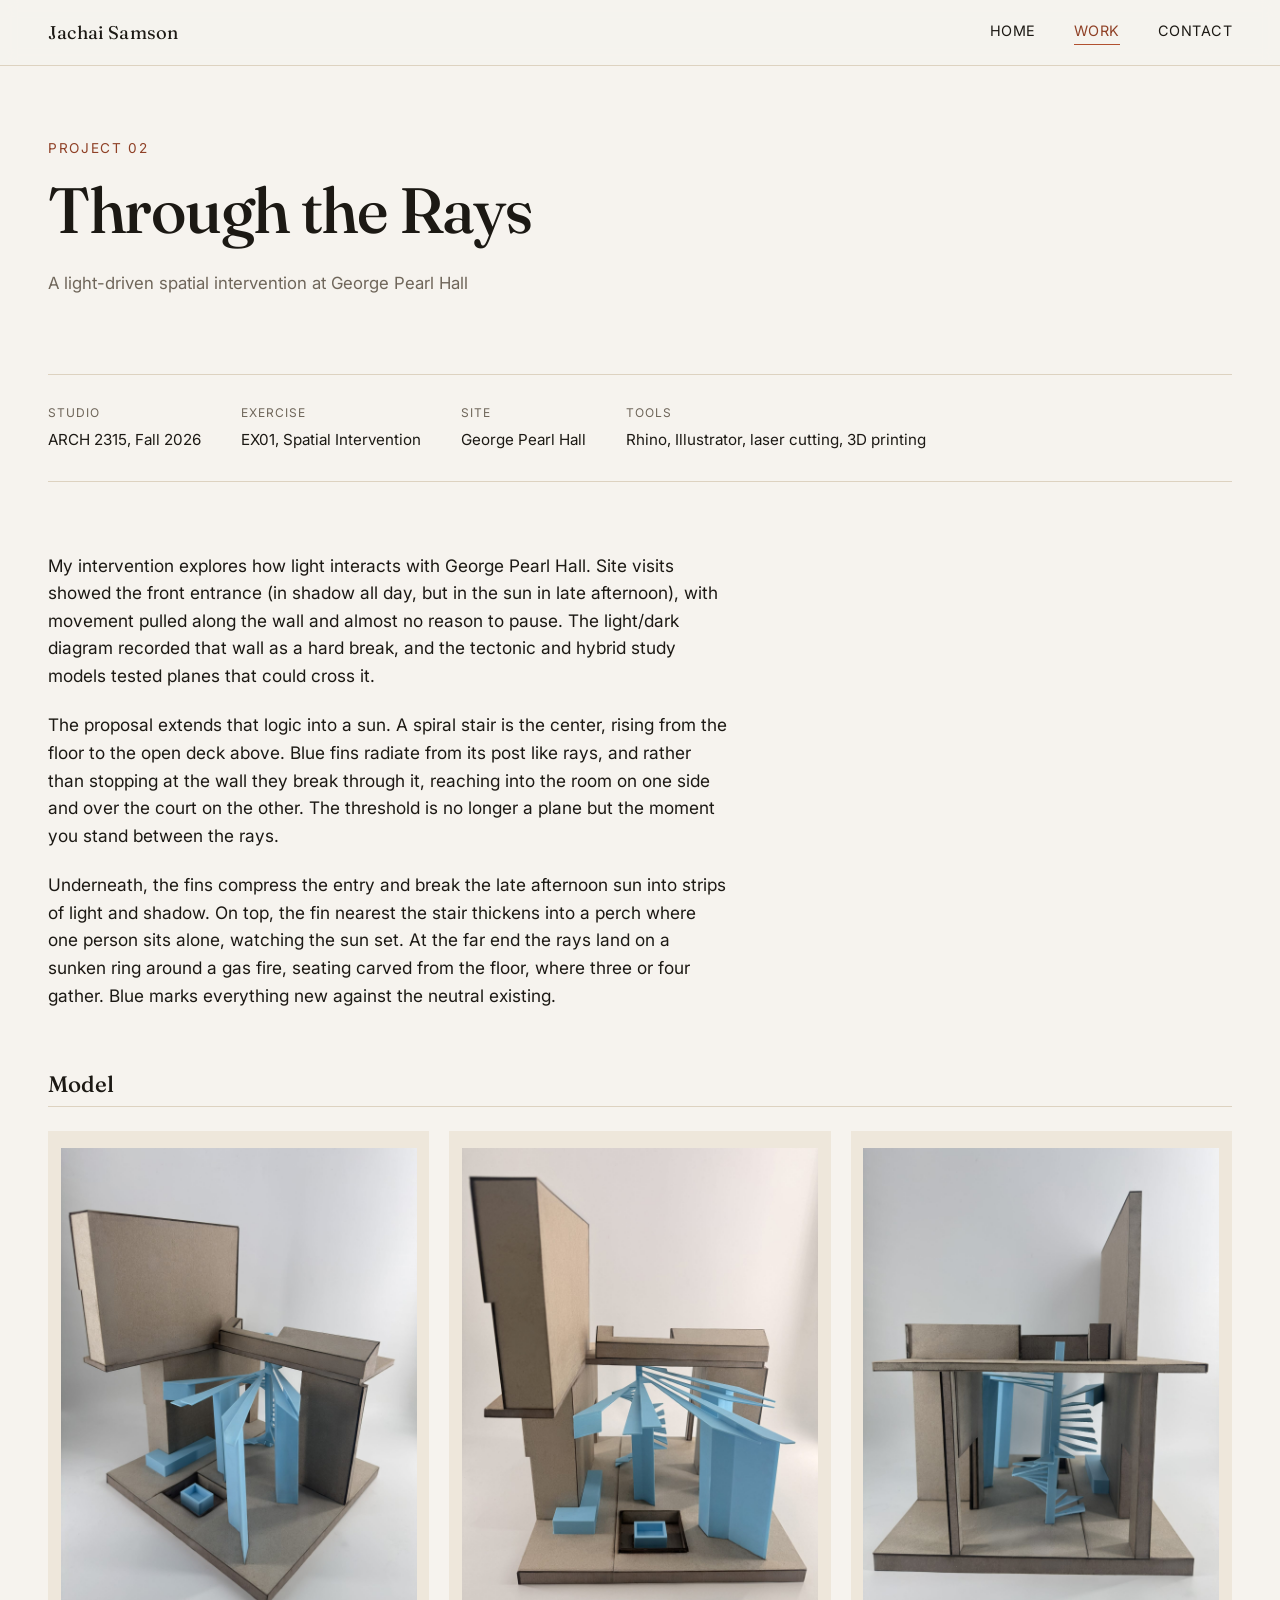
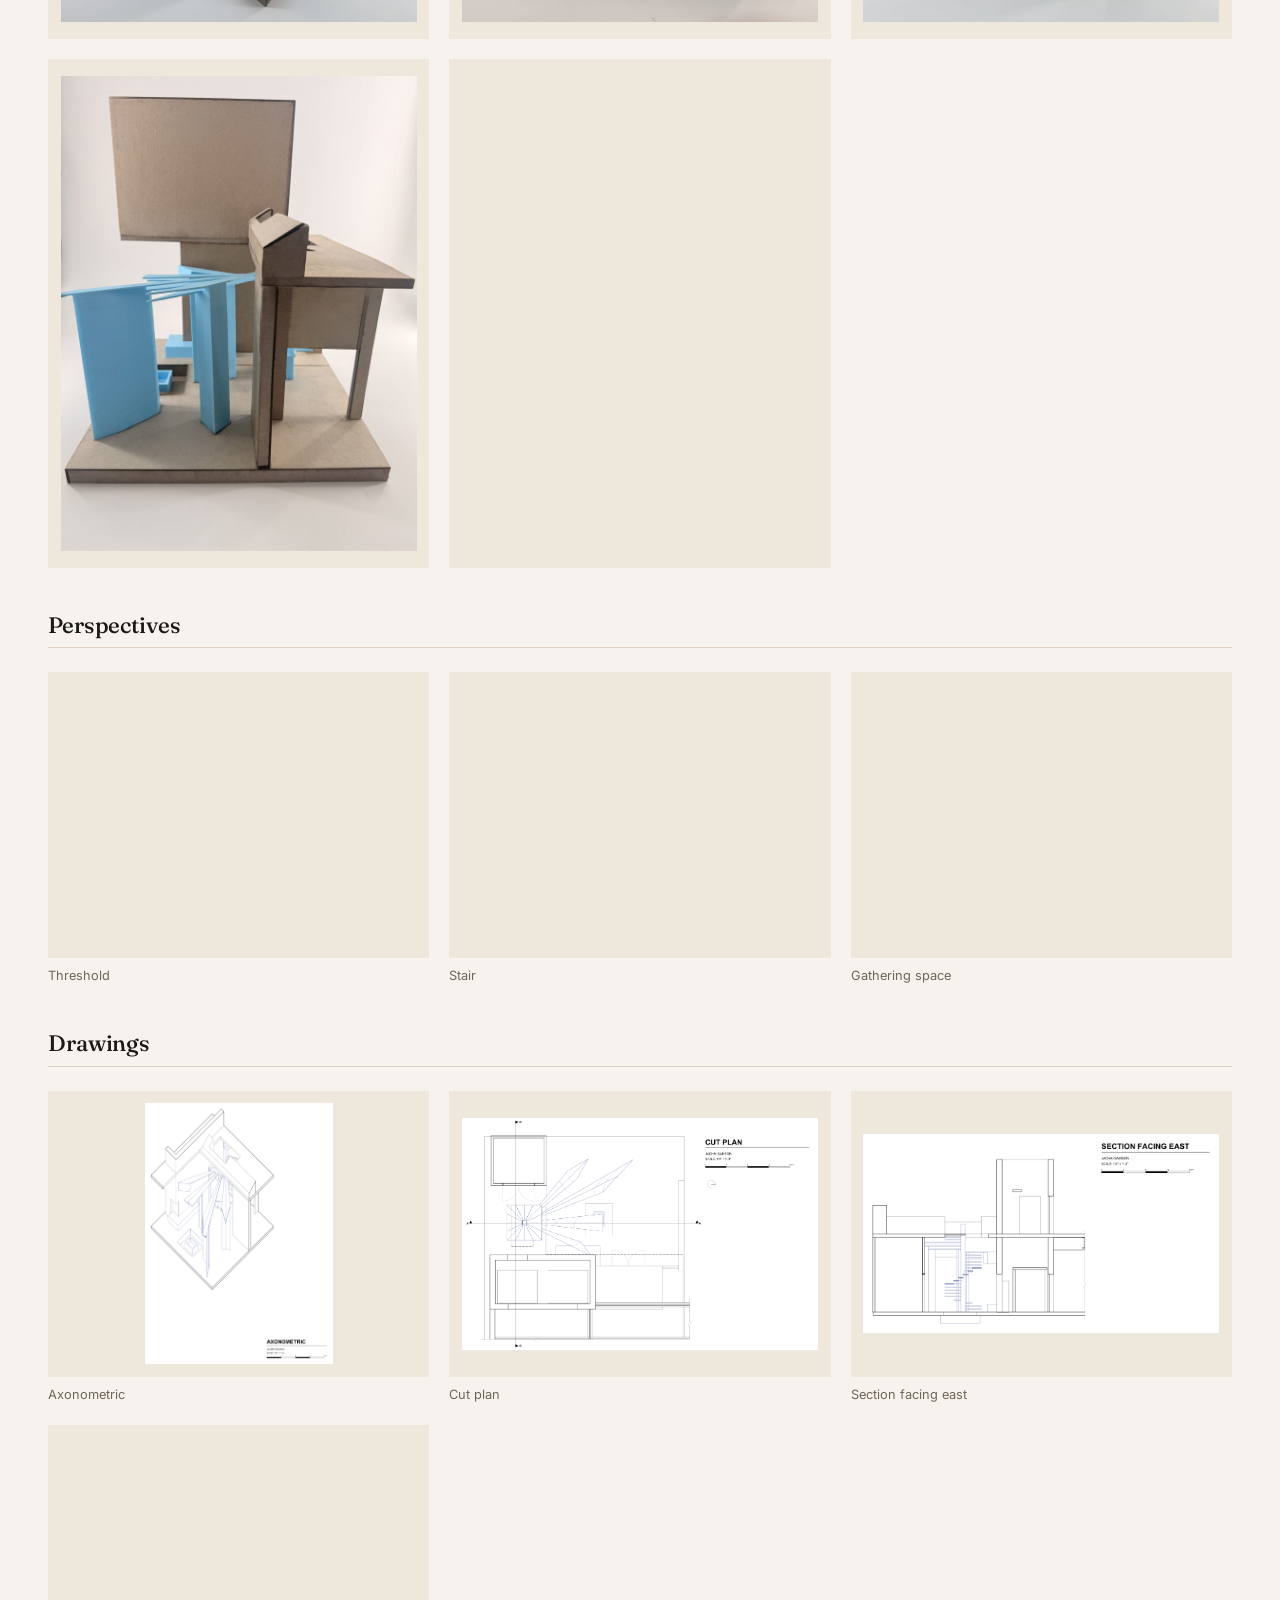
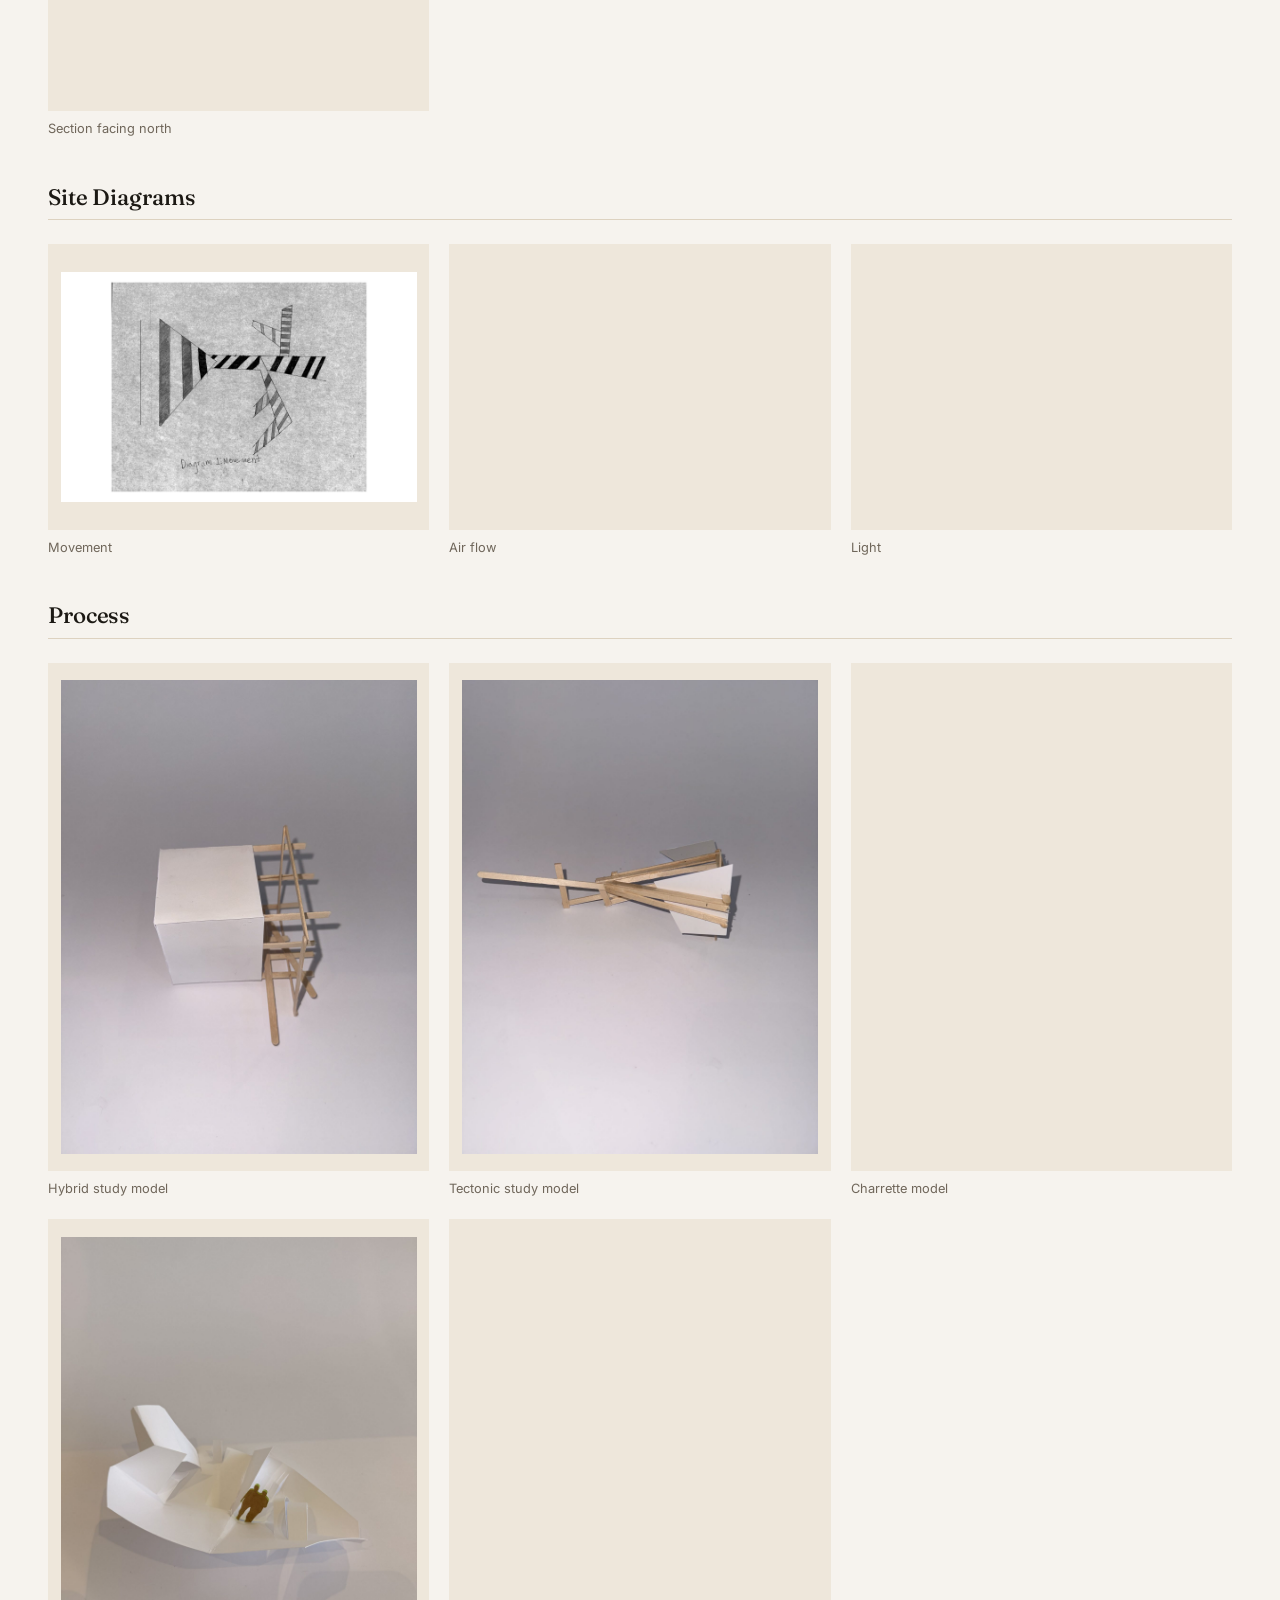
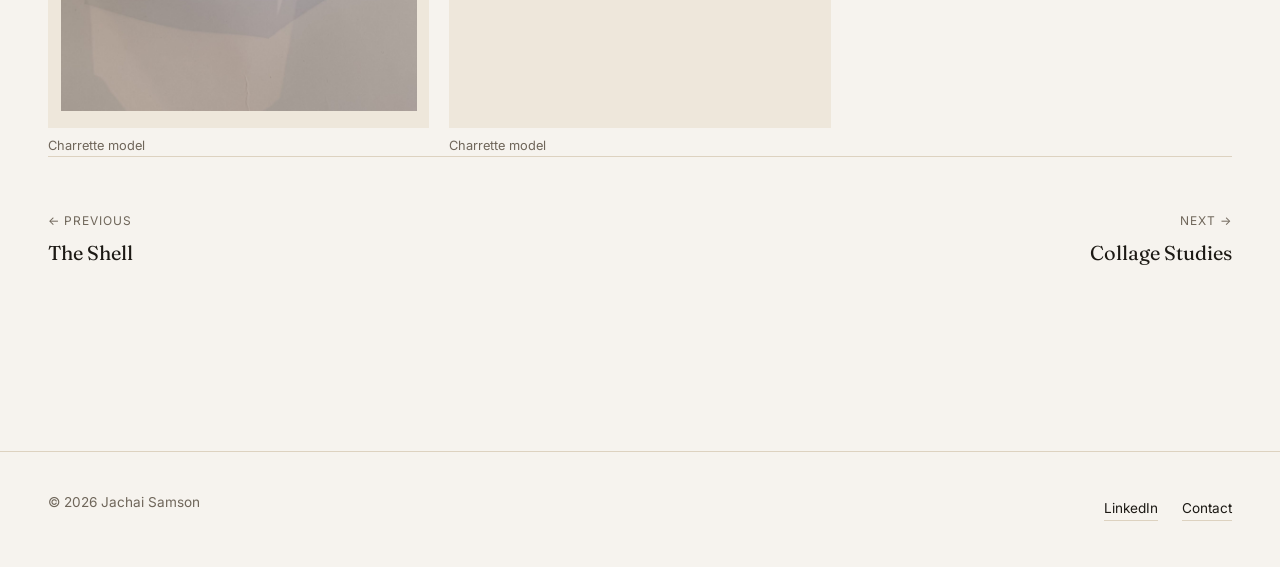
<file: projects/through-the-rays.html>
<!doctype html>
<html lang="en">
<head>
  <meta charset="UTF-8" />
  <meta name="viewport" content="width=device-width, initial-scale=1.0" />
  <title>Through the Rays - Jachai Samson</title>
  <meta name="description" content="My intervention explores how light interacts with George Pearl Hall." />

  <link rel="preconnect" href="https://fonts.googleapis.com" />
  <link rel="preconnect" href="https://fonts.gstatic.com" crossorigin />
  <link href="https://fonts.googleapis.com/css2?family=Fraunces:ital,wght@0,400;0,500;0,600;1,400&family=Inter:wght@400;500;600&display=swap" rel="stylesheet" />

  <link rel="stylesheet" href="../css/style.css" />
</head>
<body>
  <a class="visually-hidden" href="#main">Skip to content</a>

  <header class="site-header">
    <div class="container site-header__inner">
      <a class="site-logo" href="../index.html">Jachai Samson</a>

      <button class="nav-toggle" aria-label="Toggle navigation" aria-expanded="false">
        <span class="nav-toggle__bar"></span>
        <span class="nav-toggle__bar"></span>
        <span class="nav-toggle__bar"></span>
      </button>

      <nav class="site-nav" aria-label="Primary">
        <a href="../index.html">Home</a>
        <a href="../work.html" aria-current="page">Work</a>
        <a href="../contact.html">Contact</a>
      </nav>
    </div>
  </header>

  <main id="main">
    <div class="container">
      <div class="page-header">
        <p class="page-header__eyebrow">Project 02</p>
        <h1 class="page-header__title">Through the Rays</h1>
        <p class="page-header__intro">A light-driven spatial intervention at George Pearl Hall</p>
      </div>

      <dl class="project-meta">
        <div>
          <dt>Studio</dt>
          <dd>ARCH 2315, Fall 2026</dd>
        </div>
        <div>
          <dt>Exercise</dt>
          <dd>EX01, Spatial Intervention</dd>
        </div>
        <div>
          <dt>Site</dt>
          <dd>George Pearl Hall</dd>
        </div>
        <div>
          <dt>Tools</dt>
          <dd>Rhino, Illustrator, laser cutting, 3D printing</dd>
        </div>
      </dl>

      <div class="project-body">
        <div class="project-body__text reveal">
          <p>
            My intervention explores how light interacts with George Pearl Hall. Site visits showed the front entrance (in shadow all day, but in the sun in late afternoon), with movement pulled along the wall and almost no reason to pause. The light/dark diagram recorded that wall as a hard break, and the tectonic and hybrid study models tested planes that could cross it.
          </p>
          <p>
            The proposal extends that logic into a sun. A spiral stair is the center, rising from the floor to the open deck above. Blue fins radiate from its post like rays, and rather than stopping at the wall they break through it, reaching into the room on one side and over the court on the other. The threshold is no longer a plane but the moment you stand between the rays.
          </p>
          <p>
            Underneath, the fins compress the entry and break the late afternoon sun into strips of light and shadow. On top, the fin nearest the stair thickens into a perch where one person sits alone, watching the sun set. At the far end the rays land on a sunken ring around a gas fire, seating carved from the floor, where three or four gather. Blue marks everything new against the neutral existing.
          </p>
        </div>
      </div>

      <section class="gallery-group" aria-labelledby="g0">
        <h2 class="gallery-group__title" id="g0">Model</h2>
        <div class="gallery" style="--tile-ratio: 3 / 4">
        <figure class="reveal">
          <a href="../images/through-the-rays/model-01.jpg" target="_blank" rel="noopener">
            <img src="../images/through-the-rays/model-01.jpg" alt="Laser-cut chipboard model with a ring of blue 3D-printed fins radiating from a central spiral stair and breaking through a tall wall" width="1500" height="2000" loading="lazy" decoding="async" />
          </a>
        </figure>
        <figure class="reveal">
          <a href="../images/through-the-rays/model-02.jpg" target="_blank" rel="noopener">
            <img src="../images/through-the-rays/model-02.jpg" alt="Side view of the model: blue fins reach over the court on one side and into the room on the other, with a sunken square ring in the floor" width="1500" height="2000" loading="lazy" decoding="async" />
          </a>
        </figure>
        <figure class="reveal">
          <a href="../images/through-the-rays/model-03.jpg" target="_blank" rel="noopener">
            <img src="../images/through-the-rays/model-03.jpg" alt="Elevation view of the model with the spiral stair visible inside, framed by chipboard floor plates and walls" width="1500" height="2000" loading="lazy" decoding="async" />
          </a>
        </figure>
        <figure class="reveal">
          <a href="../images/through-the-rays/model-04.jpg" target="_blank" rel="noopener">
            <img src="../images/through-the-rays/model-04.jpg" alt="View of the model from the court side, with a blue fin plane standing below a canted chipboard roof form" width="1500" height="2000" loading="lazy" decoding="async" />
          </a>
        </figure>
        <figure class="reveal">
          <a href="../images/through-the-rays/model-05.jpg" target="_blank" rel="noopener">
            <img src="../images/through-the-rays/model-05.jpg" alt="Rear view of the model: a chipboard wall and slab above an opening, with the blue fins glimpsed beyond" width="1500" height="2000" loading="lazy" decoding="async" />
          </a>
        </figure>
        </div>
      </section>

      <section class="gallery-group" aria-labelledby="g1">
        <h2 class="gallery-group__title" id="g1">Perspectives</h2>
        <div class="gallery" style="--tile-ratio: 4 / 3">
        <figure class="reveal">
          <a href="../images/through-the-rays/perspective-threshold.jpg" target="_blank" rel="noopener">
            <img src="../images/through-the-rays/perspective-threshold.jpg" alt="Model interior at eye level, looking past a chipboard wall edge at the blue stair post and radiating fins" width="2000" height="1125" loading="lazy" decoding="async" />
          </a>
          <figcaption>Threshold</figcaption>
        </figure>
        <figure class="reveal">
          <a href="../images/through-the-rays/perspective-stair.jpg" target="_blank" rel="noopener">
            <img src="../images/through-the-rays/perspective-stair.jpg" alt="Model interior looking up the blue spiral stair from the floor, with a chipboard wall at left" width="2000" height="1125" loading="lazy" decoding="async" />
          </a>
          <figcaption>Stair</figcaption>
        </figure>
        <figure class="reveal">
          <a href="../images/through-the-rays/perspective-gathering.jpg" target="_blank" rel="noopener">
            <img src="../images/through-the-rays/perspective-gathering.jpg" alt="Model interior of the gathering area, with stair treads at left and a blue fin and block at right" width="2000" height="1125" loading="lazy" decoding="async" />
          </a>
          <figcaption>Gathering space</figcaption>
        </figure>
        </div>
      </section>

      <section class="gallery-group" aria-labelledby="g2">
        <h2 class="gallery-group__title" id="g2">Drawings</h2>
        <div class="gallery" style="--tile-ratio: 4 / 3">
        <figure class="reveal">
          <a href="../images/through-the-rays/axonometric.png" target="_blank" rel="noopener">
            <img src="../images/through-the-rays/axonometric.png" alt="Axonometric drawing in thin black linework, with the new blue fins drawn in blue" width="1539" height="2131" loading="lazy" decoding="async" />
          </a>
          <figcaption>Axonometric</figcaption>
        </figure>
        <figure class="reveal">
          <a href="../images/through-the-rays/cut-plan.png" target="_blank" rel="noopener">
            <img src="../images/through-the-rays/cut-plan.png" alt="Cut plan showing the fins radiating from the central stair, with section lines marked" width="1985" height="1295" loading="lazy" decoding="async" />
          </a>
          <figcaption>Cut plan</figcaption>
        </figure>
        <figure class="reveal">
          <a href="../images/through-the-rays/section-east.png" target="_blank" rel="noopener">
            <img src="../images/through-the-rays/section-east.png" alt="Section facing east through the intervention, with the stair and fins drawn in blue" width="1904" height="1064" loading="lazy" decoding="async" />
          </a>
          <figcaption>Section facing east</figcaption>
        </figure>
        <figure class="reveal">
          <a href="../images/through-the-rays/section-north.png" target="_blank" rel="noopener">
            <img src="../images/through-the-rays/section-north.png" alt="Section facing north through the intervention, with the stair and fins drawn in blue" width="1915" height="1065" loading="lazy" decoding="async" />
          </a>
          <figcaption>Section facing north</figcaption>
        </figure>
        </div>
      </section>

      <section class="gallery-group" aria-labelledby="g3">
        <h2 class="gallery-group__title" id="g3">Site Diagrams</h2>
        <div class="gallery" style="--tile-ratio: 4 / 3">
        <figure class="reveal">
          <a href="../images/through-the-rays/diagram-movement.jpg" target="_blank" rel="noopener">
            <img src="../images/through-the-rays/diagram-movement.jpg" alt="Hand-drawn pencil diagram of movement across the site, with striped bands marking paths" width="1600" height="1036" loading="lazy" decoding="async" />
          </a>
          <figcaption>Movement</figcaption>
        </figure>
        <figure class="reveal">
          <a href="../images/through-the-rays/diagram-air-flow.jpg" target="_blank" rel="noopener">
            <img src="../images/through-the-rays/diagram-air-flow.jpg" alt="Hand-drawn pencil diagram of air flow, with flowing lines around a central form" width="1600" height="1036" loading="lazy" decoding="async" />
          </a>
          <figcaption>Air flow</figcaption>
        </figure>
        <figure class="reveal">
          <a href="../images/through-the-rays/diagram-light.jpg" target="_blank" rel="noopener">
            <img src="../images/through-the-rays/diagram-light.jpg" alt="Hand-drawn pencil diagram of light, with hatched shadow shapes and a stair" width="1600" height="1036" loading="lazy" decoding="async" />
          </a>
          <figcaption>Light</figcaption>
        </figure>
        </div>
      </section>

      <section class="gallery-group" aria-labelledby="g4">
        <h2 class="gallery-group__title" id="g4">Process</h2>
        <div class="gallery" style="--tile-ratio: 3 / 4">
        <figure class="reveal">
          <a href="../images/through-the-rays/process-hybrid.jpg" target="_blank" rel="noopener">
            <img src="../images/through-the-rays/process-hybrid.jpg" alt="Hybrid study model: a white block with a lattice of basswood sticks crossing one corner" width="1500" height="2000" loading="lazy" decoding="async" />
          </a>
          <figcaption>Hybrid study model</figcaption>
        </figure>
        <figure class="reveal">
          <a href="../images/through-the-rays/process-tectonic.jpg" target="_blank" rel="noopener">
            <img src="../images/through-the-rays/process-tectonic.jpg" alt="Tectonic study model of basswood sticks and white planes crossing at angles" width="1500" height="2000" loading="lazy" decoding="async" />
          </a>
          <figcaption>Tectonic study model</figcaption>
        </figure>
        <figure class="reveal">
          <a href="../images/through-the-rays/charrette-01.jpg" target="_blank" rel="noopener">
            <img src="../images/through-the-rays/charrette-01.jpg" alt="White paper charrette model with folded planes around a central opening" width="1500" height="2000" loading="lazy" decoding="async" />
          </a>
          <figcaption>Charrette model</figcaption>
        </figure>
        <figure class="reveal">
          <a href="../images/through-the-rays/charrette-02.jpg" target="_blank" rel="noopener">
            <img src="../images/through-the-rays/charrette-02.jpg" alt="White paper charrette model with a small gold figure standing inside a folded shell" width="1500" height="2000" loading="lazy" decoding="async" />
          </a>
          <figcaption>Charrette model</figcaption>
        </figure>
        <figure class="reveal">
          <a href="../images/through-the-rays/charrette-03.jpg" target="_blank" rel="noopener">
            <img src="../images/through-the-rays/charrette-03.jpg" alt="White folded paper charrette model, a loose cluster of angled planes" width="1500" height="2000" loading="lazy" decoding="async" />
          </a>
          <figcaption>Charrette model</figcaption>
        </figure>
        </div>
      </section>

      <nav class="project-nav" aria-label="Project navigation">
        <a class="project-nav__link" href="the-shell.html">
          <span class="project-nav__label">&larr; Previous</span>
          <span class="project-nav__title">The Shell</span>
        </a>
        <a class="project-nav__link project-nav__link--next" href="collage-studies.html">
          <span class="project-nav__label">Next &rarr;</span>
          <span class="project-nav__title">Collage Studies</span>
        </a>
      </nav>
    </div>
  </main>

  <footer class="site-footer">
    <div class="container site-footer__inner">
      <p>&copy; 2026 Jachai Samson</p>
      <div class="site-footer__links">
        <a href="https://www.linkedin.com/in/jachai-samson-758833363" target="_blank" rel="noopener">LinkedIn</a>
        <a href="../contact.html">Contact</a>
      </div>
    </div>
  </footer>

  <script src="../js/main.js"></script>
</body>
</html>
</file>
<file: css/style.css>
/* ==========================================================================
   Jachai Samson — Architecture Portfolio
   Design system: editorial/gallery layout, serif display + sans body,
   warm neutral palette with a terracotta accent.
   ========================================================================== */

:root {
  --color-bg: #f6f3ee;
  --color-bg-alt: #eee7db;
  --color-text: #1c1914;
  --color-text-muted: #6f665a;
  --color-accent: #b1502f;
  --color-accent-dim: #8f4026;
  --color-border: #ddd2c0;
  --color-placeholder: #e2d8c8;

  --font-serif: "Fraunces", "Georgia", serif;
  --font-sans: "Inter", -apple-system, BlinkMacSystemFont, "Segoe UI", sans-serif;

  --container-max: 1400px;
  --gutter: clamp(1.25rem, 4vw, 3rem);

  --transition-base: 0.4s cubic-bezier(0.22, 1, 0.36, 1);
}

*,
*::before,
*::after {
  box-sizing: border-box;
}

html {
  scroll-behavior: smooth;
}

body {
  margin: 0;
  background: var(--color-bg);
  color: var(--color-text);
  font-family: var(--font-sans);
  font-size: 16px;
  line-height: 1.6;
  -webkit-font-smoothing: antialiased;
}

img {
  max-width: 100%;
  display: block;
}

a {
  color: inherit;
  text-decoration: none;
}

h1, h2, h3, h4 {
  font-family: var(--font-serif);
  font-weight: 500;
  line-height: 1.1;
  margin: 0;
}

p {
  margin: 0 0 1em;
}

.container {
  max-width: var(--container-max);
  margin: 0 auto;
  padding-left: var(--gutter);
  padding-right: var(--gutter);
}

.visually-hidden {
  position: absolute;
  width: 1px;
  height: 1px;
  overflow: hidden;
  clip: rect(0 0 0 0);
  white-space: nowrap;
}

/* ==========================================================================
   Site header / nav
   ========================================================================== */

.site-header {
  position: sticky;
  top: 0;
  z-index: 100;
  background: rgba(246, 243, 238, 0.9);
  backdrop-filter: blur(8px);
  border-bottom: 1px solid var(--color-border);
}

.site-header__inner {
  display: flex;
  align-items: center;
  justify-content: space-between;
  padding-top: 1.1rem;
  padding-bottom: 1.1rem;
}

.site-logo {
  font-family: var(--font-serif);
  font-size: 1.15rem;
  letter-spacing: 0.01em;
}

.site-nav {
  display: flex;
  align-items: center;
  gap: clamp(1.25rem, 3vw, 2.5rem);
}

.site-nav a {
  font-size: 0.9rem;
  letter-spacing: 0.03em;
  text-transform: uppercase;
  position: relative;
  padding-bottom: 0.2rem;
}

.site-nav a::after {
  content: "";
  position: absolute;
  left: 0;
  right: 100%;
  bottom: 0;
  height: 1px;
  background: var(--color-accent);
  transition: right var(--transition-base);
}

.site-nav a:hover::after,
.site-nav a[aria-current="page"]::after {
  right: 0;
}

.site-nav a[aria-current="page"] {
  color: var(--color-accent-dim);
}

.nav-toggle {
  display: none;
  background: none;
  border: none;
  cursor: pointer;
  padding: 0.5rem;
  margin: -0.5rem;
}

.nav-toggle__bar {
  display: block;
  width: 24px;
  height: 1px;
  background: var(--color-text);
  margin: 6px 0;
  transition: transform var(--transition-base), opacity var(--transition-base);
}

@media (max-width: 720px) {
  .nav-toggle {
    display: block;
    z-index: 110;
  }

  .site-nav {
    position: fixed;
    inset: 0;
    background: var(--color-bg);
    flex-direction: column;
    justify-content: center;
    gap: 2rem;
    transform: translateY(-100%);
    opacity: 0;
    transition: transform var(--transition-base), opacity var(--transition-base);
  }

  .site-nav a {
    font-size: 1.1rem;
  }

  body.nav-open .site-nav {
    transform: translateY(0);
    opacity: 1;
  }

  body.nav-open .nav-toggle__bar:nth-child(1) {
    transform: translateY(7px) rotate(45deg);
  }

  body.nav-open .nav-toggle__bar:nth-child(2) {
    opacity: 0;
  }

  body.nav-open .nav-toggle__bar:nth-child(3) {
    transform: translateY(-7px) rotate(-45deg);
  }

  body.nav-open {
    overflow: hidden;
  }
}

/* ==========================================================================
   Footer
   ========================================================================== */

.site-footer {
  border-top: 1px solid var(--color-border);
  margin-top: clamp(4rem, 10vw, 8rem);
}

.site-footer__inner {
  display: flex;
  flex-wrap: wrap;
  gap: 1rem 2rem;
  align-items: center;
  justify-content: space-between;
  padding-top: 2.5rem;
  padding-bottom: 2.5rem;
  font-size: 0.85rem;
  color: var(--color-text-muted);
}

.site-footer a {
  color: var(--color-text);
  border-bottom: 1px solid var(--color-border);
  transition: border-color var(--transition-base), color var(--transition-base);
}

.site-footer a:hover {
  color: var(--color-accent);
  border-color: var(--color-accent);
}

.site-footer__links {
  display: flex;
  gap: 1.5rem;
}

/* ==========================================================================
   Home page
   ========================================================================== */

.hero {
  min-height: calc(100svh - 65px);
  display: flex;
  flex-direction: column;
  justify-content: center;
  padding-top: clamp(2rem, 8vh, 5rem);
  padding-bottom: clamp(2rem, 8vh, 5rem);
}

.hero__eyebrow {
  font-size: 0.85rem;
  letter-spacing: 0.12em;
  text-transform: uppercase;
  color: var(--color-accent-dim);
  margin-bottom: 1.5rem;
}

.hero__name {
  font-size: clamp(2.75rem, 9vw, 6.5rem);
  letter-spacing: -0.02em;
  max-width: 16ch;
}

.hero__role {
  font-family: var(--font-serif);
  font-style: italic;
  font-weight: 400;
  font-size: clamp(1.25rem, 2.5vw, 1.75rem);
  color: var(--color-text-muted);
  margin-top: 1rem;
  max-width: 30ch;
}

.hero__bio {
  max-width: 56ch;
  font-size: 1.05rem;
  color: var(--color-text-muted);
  margin-top: 2.25rem;
}

.hero__actions {
  margin-top: 2.5rem;
  display: flex;
  gap: 1.5rem;
  flex-wrap: wrap;
  align-items: center;
}

.btn {
  display: inline-flex;
  align-items: center;
  gap: 0.6rem;
  font-size: 0.9rem;
  letter-spacing: 0.03em;
  text-transform: uppercase;
  padding: 0.95rem 1.75rem;
  border: 1px solid var(--color-text);
  transition: background var(--transition-base), color var(--transition-base), border-color var(--transition-base);
}

.btn:hover {
  background: var(--color-text);
  color: var(--color-bg);
}

.btn--accent {
  border-color: var(--color-accent);
  background: var(--color-accent);
  color: #fbf8f3;
}

.btn--accent:hover {
  background: var(--color-accent-dim);
  border-color: var(--color-accent-dim);
  color: #fbf8f3;
}

.credentials {
  padding-top: clamp(3rem, 8vh, 5rem);
  padding-bottom: clamp(3rem, 8vh, 5rem);
  border-top: 1px solid var(--color-border);
  display: grid;
  grid-template-columns: repeat(auto-fit, minmax(220px, 1fr));
  gap: 2.5rem;
}

.credentials__item h3 {
  font-size: 0.8rem;
  letter-spacing: 0.08em;
  text-transform: uppercase;
  color: var(--color-accent-dim);
  margin-bottom: 0.75rem;
  font-family: var(--font-sans);
  font-weight: 600;
}

.credentials__item p {
  color: var(--color-text-muted);
  font-size: 0.95rem;
  margin: 0;
}

/* ==========================================================================
   Page header (used on interior pages)
   ========================================================================== */

.page-header {
  padding-top: clamp(3rem, 8vh, 6rem);
  padding-bottom: clamp(2rem, 5vh, 3rem);
}

.page-header__eyebrow {
  font-size: 0.85rem;
  letter-spacing: 0.12em;
  text-transform: uppercase;
  color: var(--color-accent-dim);
  margin-bottom: 1rem;
}

.page-header__title {
  font-size: clamp(2.25rem, 6vw, 4rem);
  letter-spacing: -0.02em;
  max-width: 20ch;
}

.page-header__intro {
  margin-top: 1.5rem;
  max-width: 60ch;
  color: var(--color-text-muted);
  font-size: 1.05rem;
}

/* ==========================================================================
   Work grid
   ========================================================================== */

.work-grid {
  display: grid;
  grid-template-columns: repeat(3, 1fr);
  gap: clamp(1.5rem, 2.5vw, 2.25rem) clamp(1rem, 2vw, 1.75rem);
  padding-bottom: clamp(4rem, 10vh, 7rem);
}

.work-card {
  display: block;
}

.work-card__frame {
  position: relative;
  overflow: hidden;
  aspect-ratio: 4 / 3;
  background: #f0ece2;
  display: flex;
  align-items: center;
  justify-content: center;
}

.work-card__frame img {
  width: 100%;
  height: 100%;
  object-fit: contain;
  transition: transform 0.6s cubic-bezier(0.22, 1, 0.36, 1);
}

.work-card:hover .work-card__frame img {
  transform: scale(1.035);
}

.placeholder-frame {
  width: 100%;
  height: 100%;
  display: flex;
  align-items: center;
  justify-content: center;
  color: var(--color-text-muted);
  background-image: linear-gradient(135deg, var(--color-placeholder) 25%, transparent 25%),
    linear-gradient(225deg, var(--color-placeholder) 25%, transparent 25%),
    linear-gradient(45deg, var(--color-placeholder) 25%, transparent 25%),
    linear-gradient(315deg, var(--color-placeholder) 25%, #e9e0d0 25%);
  background-position: 20px 0, 20px 0, 0 0, 0 0;
  background-size: 40px 40px;
  background-color: #efe7d9;
}

.placeholder-frame span {
  background: var(--color-bg);
  border: 1px solid var(--color-border);
  padding: 0.5rem 1rem;
  font-size: 0.75rem;
  letter-spacing: 0.05em;
  text-transform: uppercase;
  color: var(--color-text-muted);
}

.work-card__meta {
  display: flex;
  justify-content: space-between;
  align-items: baseline;
  margin-top: 1.1rem;
  gap: 1rem;
}

.work-card__title {
  font-size: 1.1rem;
  letter-spacing: -0.01em;
}

.work-card__number {
  font-size: 0.85rem;
  color: var(--color-text-muted);
  font-variant-numeric: tabular-nums;
  white-space: nowrap;
}

.work-card__tag {
  font-size: 0.85rem;
  color: var(--color-text-muted);
  margin-top: 0.35rem;
}

@media (max-width: 900px) {
  .work-grid {
    grid-template-columns: repeat(2, 1fr);
  }
}

@media (max-width: 520px) {
  .work-grid {
    grid-template-columns: 1fr;
  }
}

/* ==========================================================================
   Project detail page
   ========================================================================== */

.project-meta {
  display: flex;
  flex-wrap: wrap;
  gap: 0.5rem 2.5rem;
  padding: 1.75rem 0;
  margin-top: 1rem;
  border-top: 1px solid var(--color-border);
  border-bottom: 1px solid var(--color-border);
}

.project-meta dt {
  font-size: 0.75rem;
  letter-spacing: 0.08em;
  text-transform: uppercase;
  color: var(--color-text-muted);
  margin: 0;
}

.project-meta dd {
  margin: 0.35rem 0 0;
  font-size: 0.95rem;
}

.project-body {
  padding-top: clamp(2.5rem, 6vh, 4rem);
  display: grid;
  grid-template-columns: minmax(0, 2fr) minmax(0, 1fr);
  gap: clamp(2rem, 6vw, 6rem);
}

.project-body__text {
  font-size: 1.08rem;
  color: var(--color-text);
  max-width: 62ch;
}

.project-body__text p + p {
  margin-top: 1.25em;
}

@media (max-width: 900px) {
  .project-body {
    grid-template-columns: 1fr;
  }
}

.project-gallery {
  padding-top: clamp(2rem, 5vh, 3rem);
  padding-bottom: clamp(2rem, 5vh, 3rem);
}

.project-gallery .placeholder-frame {
  aspect-ratio: 3 / 2;
  width: 100%;
}

.project-nav {
  display: flex;
  justify-content: space-between;
  padding: clamp(2.5rem, 6vh, 4rem) 0;
  border-top: 1px solid var(--color-border);
  gap: 1.5rem;
}

.project-nav__link {
  display: flex;
  flex-direction: column;
  gap: 0.4rem;
}

.project-nav__link--next {
  text-align: right;
  align-items: flex-end;
}

.project-nav__label {
  font-size: 0.75rem;
  letter-spacing: 0.08em;
  text-transform: uppercase;
  color: var(--color-text-muted);
}

.project-nav__title {
  font-family: var(--font-serif);
  font-size: 1.25rem;
  transition: color var(--transition-base);
}

.project-nav__link:hover .project-nav__title {
  color: var(--color-accent);
}

/* ==========================================================================
   Contact page
   ========================================================================== */

.contact-block {
  padding-bottom: clamp(4rem, 10vh, 7rem);
  display: grid;
  grid-template-columns: repeat(auto-fit, minmax(240px, 1fr));
  gap: 2.5rem;
  max-width: 900px;
}

.contact-card {
  padding: 2rem;
  border: 1px solid var(--color-border);
}

.contact-card h3 {
  font-size: 1rem;
  text-transform: uppercase;
  letter-spacing: 0.06em;
  font-family: var(--font-sans);
  font-weight: 600;
  color: var(--color-accent-dim);
  margin-bottom: 0.9rem;
}

.contact-card a {
  font-size: 1.05rem;
  border-bottom: 1px solid var(--color-border);
  transition: color var(--transition-base), border-color var(--transition-base);
}

.contact-card a:hover {
  color: var(--color-accent);
  border-color: var(--color-accent);
}

/* ==========================================================================
   Scroll reveal
   ========================================================================== */

.reveal {
  opacity: 0;
  transform: translateY(24px);
  transition: opacity 0.8s cubic-bezier(0.22, 1, 0.36, 1), transform 0.8s cubic-bezier(0.22, 1, 0.36, 1);
}

.reveal.is-visible {
  opacity: 1;
  transform: translateY(0);
}

@media (prefers-reduced-motion: reduce) {
  .reveal {
    opacity: 1;
    transform: none;
    transition: none;
  }

  html {
    scroll-behavior: auto;
  }
}

/* ==========================================================================
   Work page year groups
   ========================================================================== */

.work-year {
  display: flex;
  justify-content: space-between;
  align-items: baseline;
  padding-top: clamp(2rem, 5vh, 3.5rem);
  padding-bottom: 0.9rem;
  margin-bottom: clamp(1.5rem, 3vw, 2.5rem);
  border-bottom: 1px solid var(--color-border);
}

.work-year h2 {
  font-size: clamp(1.5rem, 3vw, 2.1rem);
  letter-spacing: -0.01em;
}

.work-year span {
  font-size: 0.85rem;
  letter-spacing: 0.06em;
  text-transform: uppercase;
  color: var(--color-text-muted);
}

/* ==========================================================================
   Project galleries: compact, uniform tiles
   Each tile is a fixed-ratio frame; the image sits inside it at its true
   proportions (never stretched) and opens full size on click.
   ========================================================================== */

.gallery-group {
  padding-top: clamp(2rem, 5vh, 3rem);
}

.gallery-group__title {
  font-size: clamp(1.15rem, 2.2vw, 1.4rem);
  letter-spacing: -0.005em;
  padding-bottom: 0.6rem;
  margin-bottom: clamp(1rem, 2vw, 1.5rem);
  border-bottom: 1px solid var(--color-border);
}

.gallery {
  display: grid;
  grid-template-columns: repeat(3, minmax(0, 1fr));
  gap: clamp(0.75rem, 1.6vw, 1.25rem);
  align-items: start;
}

.gallery--4 {
  grid-template-columns: repeat(4, minmax(0, 1fr));
}

.gallery--single {
  grid-template-columns: minmax(0, 560px);
}

@media (max-width: 900px) {
  .gallery,
  .gallery--4 {
    grid-template-columns: repeat(2, minmax(0, 1fr));
  }

  .gallery--single {
    grid-template-columns: minmax(0, 560px);
  }
}

@media (max-width: 520px) {
  .gallery,
  .gallery--4 {
    grid-template-columns: 1fr;
  }
}

.gallery figure {
  margin: 0;
}

.gallery figure a {
  display: block;
  position: relative;
  aspect-ratio: var(--tile-ratio, 4 / 3);
  background: var(--color-bg-alt);
  overflow: hidden;
}

.gallery figure a:focus-visible {
  outline: 2px solid var(--color-accent);
  outline-offset: 3px;
}

.gallery img {
  position: absolute;
  inset: 0;
  width: 100%;
  height: 100%;
  object-fit: contain;
  padding: clamp(0.4rem, 1vw, 0.8rem);
  box-sizing: border-box;
  transition: transform 0.5s cubic-bezier(0.22, 1, 0.36, 1);
}

.gallery figure a:hover img {
  transform: scale(1.02);
}

/* Long, thin drawings (sections) run the full row at their natural shape. */
.gallery__wide {
  grid-column: 1 / -1;
}

.gallery .gallery__wide a {
  aspect-ratio: auto;
}

.gallery .gallery__wide img {
  position: static;
  height: auto;
}

.gallery figcaption {
  margin-top: 0.5rem;
  font-size: 0.8rem;
  color: var(--color-text-muted);
}

.gallery--video {
  grid-template-columns: minmax(0, 720px);
}

.gallery--video video {
  display: block;
  width: 100%;
  height: auto;
  background: #000;
}

/* ==========================================================================
   Progress folder (collapsed earlier work)
   ========================================================================== */

.work-grid--pair {
  padding-bottom: clamp(1.5rem, 4vh, 2.5rem);
}

.work-folder {
  padding-bottom: clamp(4rem, 10vh, 7rem);
}

.work-folder summary {
  display: inline-flex;
  align-items: baseline;
  gap: 0.75rem;
  padding: 0.5rem 0;
  cursor: pointer;
  list-style: none;
  font-size: 0.8rem;
  letter-spacing: 0.08em;
  text-transform: uppercase;
}

.work-folder summary::-webkit-details-marker {
  display: none;
}

.work-folder summary::before {
  content: "+";
  display: inline-block;
  width: 1ch;
  color: var(--color-accent);
  transition: transform var(--transition-base);
}

.work-folder[open] summary::before {
  content: "\2212";
}

.work-folder summary:focus-visible {
  outline: 2px solid var(--color-accent);
  outline-offset: 4px;
}

.work-folder__label {
  color: var(--color-text);
}

.work-folder__count {
  color: var(--color-text-muted);
}

.work-folder__list {
  display: grid;
  grid-template-columns: repeat(auto-fill, minmax(150px, 1fr));
  gap: 1.25rem;
  padding-top: 1.25rem;
}

.work-folder__item {
  display: grid;
  grid-template-columns: 1fr auto;
  gap: 0.35rem 0.5rem;
  align-content: start;
  font-size: 0.85rem;
}

.work-folder__item img {
  grid-column: 1 / -1;
  width: 100%;
  aspect-ratio: 4 / 3;
  object-fit: cover;
  background: var(--color-placeholder);
}

.work-folder__number {
  color: var(--color-text-muted);
  font-variant-numeric: tabular-nums;
}

.work-folder__item:hover .work-folder__name {
  color: var(--color-accent);
}
</file>
